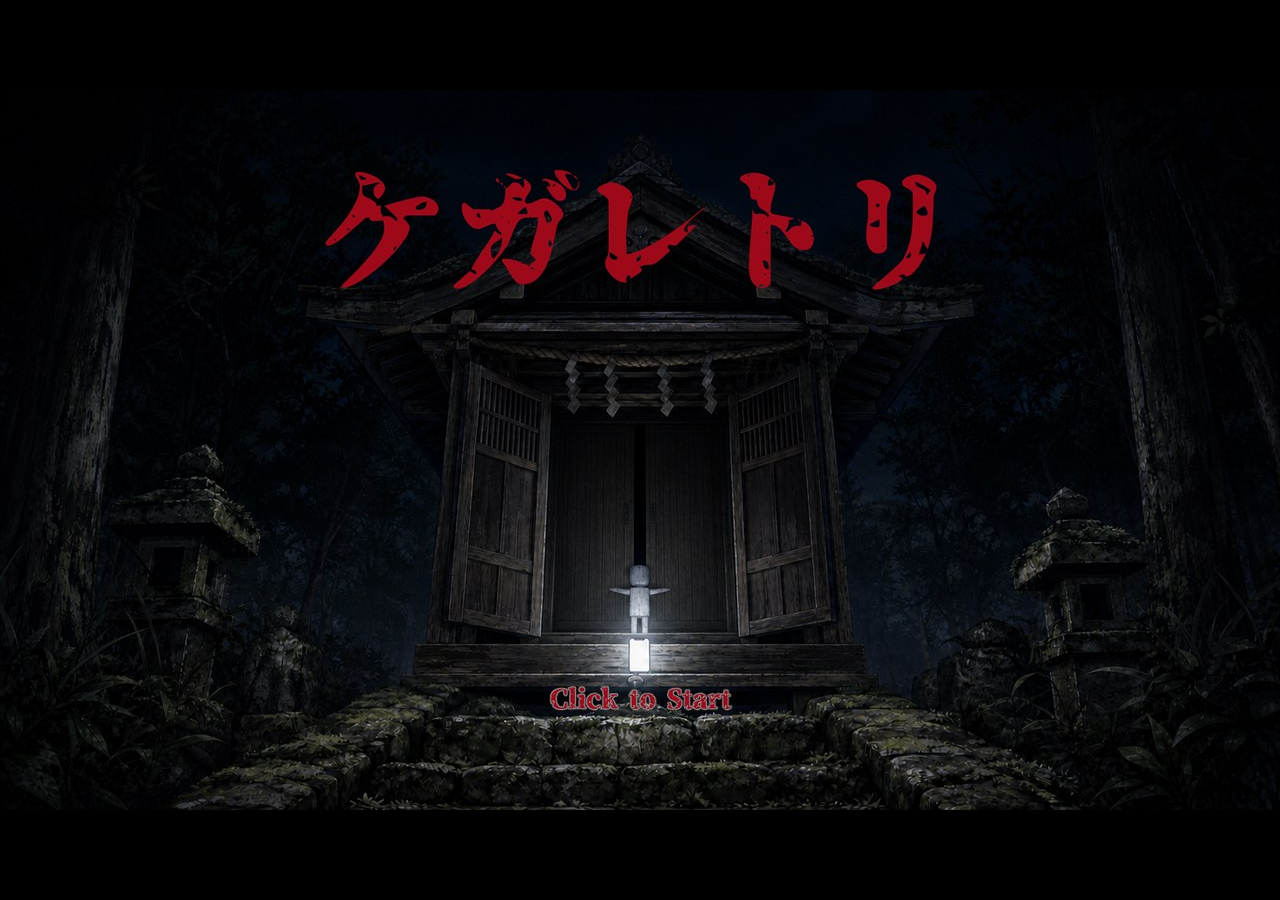
<file: kegaretori-game/index.html>
<!DOCTYPE html>
<html>
    <head>
        <title>Loading TyranoScript</title>

        <meta http-equiv="Content-Type" content="text/html; charset=utf-8" />
        <meta name="viewport" content="width=device-width,initial-scale=1,user-scalable=no" />
        <meta name="robots" content="noindex,nofollow" />

        <link href="./tyrano/tyrano.css" rel="stylesheet" />
        <link href="./tyrano/libs/jquery-ui/jquery-ui.css" rel="stylesheet" />

        <!-- jQuery -->
        <script src="./tyrano/libs/jquery-3.6.0.min.js"></script>
        <script>
            try {
                window.jQuery = window.$ = require("./tyrano/libs/jquery-3.6.0.min.js");
            } catch (e) {}
            
            try{
                
                if(window.studio_api){
                    //Win Macなど パッケージング時 
                    window.studio_api = window.studio_api;
                    window.process = window.studio_api.ipcRenderer.sendSync("getProcess");
                }else if (window.opener.window.studio_api) {
                    //プレビューのとき
                    window.studio_api = window.opener.window.studio_api;
                    window.process = window.opener.window.studio_api.ipcRenderer.sendSync("getProcess");
                }
                
            }catch(e){
            
            }

        </script>

        <!-- jQuery Plugins -->
        <script src="./tyrano/libs/jquery-migrate-1.4.1.js"></script>
        <script src="./tyrano/libs/jquery-ui/jquery-ui.min.js"></script>
        <script src="./tyrano/libs/jquery.a3d.js"></script>
        <script src="./tyrano/libs/jsrender.min.js"></script>

        <!-- 廃止予定 alertify.js -->
        <link href="./tyrano/libs/alertify/alertify.core.css" rel="stylesheet" />
        <link href="./tyrano/libs/alertify/alertify.default.css" rel="stylesheet" />
        <script src="./tyrano/libs/alertify/alertify.min.js"></script>

        <!-- remodal -->
        <link href="./tyrano/libs/remodal/remodal.css" rel="stylesheet" />
        <link href="./tyrano/libs/remodal/remodal-default-theme.css" rel="stylesheet" />
        <script src="./tyrano/libs/remodal/remodal.js"></script>

        <!-- html2canvas -->
        <script src="./tyrano/libs/html2canvas.js"></script>

        <!-- KeyConfig.js -->
        <script src="./data/system/KeyConfig.js"></script>

        <!-- tyrano -->
        <script src="./tyrano/lang.js"></script>
        <script src="./tyrano/libs.js"></script>
        <script src="./tyrano/tyrano.js"></script>
        <script src="./tyrano/tyrano.base.js"></script>
        <script src="./tyrano/plugins/kag/kag.js"></script>
        <script src="./tyrano/plugins/kag/kag.event.js"></script>
        <script src="./tyrano/plugins/kag/kag.key_mouse.js"></script>
        <script src="./tyrano/plugins/kag/kag.layer.js"></script>
        <script src="./tyrano/plugins/kag/kag.menu.js"></script>
        <script src="./tyrano/plugins/kag/kag.parser.js"></script>
        <script src="./tyrano/plugins/kag/kag.rider.js"></script>
        <script src="./tyrano/plugins/kag/kag.studio_v6.js"></script>
        <script src="./tyrano/plugins/kag/kag.tag_audio.js"></script>
        <script src="./tyrano/plugins/kag/kag.tag_camera.js"></script>
        <script src="./tyrano/plugins/kag/kag.tag_ext.js"></script>
        <script src="./tyrano/plugins/kag/kag.tag_system.js"></script>
        <script src="./tyrano/plugins/kag/kag.tag_vchat.js"></script>
        <script src="./tyrano/plugins/kag/kag.tag_ar.js"></script>
        <script src="./tyrano/plugins/kag/kag.tag_three.js"></script>
        <script src="./tyrano/plugins/kag/kag.tag.js"></script>

        <!-- Others -->
        <link href="./tyrano/libs/textillate/assets/animate.css" rel="stylesheet" />
        <script src="./tyrano/libs/textillate/assets/jquery.lettering.js"></script>
        <script src="./tyrano/libs/textillate/jquery.textillate.js"></script>
        <script src="./tyrano/libs/jquery.touchSwipe.min.js"></script>
        <script src="./tyrano/libs/howler.js"></script>
        <script src="./tyrano/libs/jsQR.js"></script>
        <script src="./tyrano/libs/anime.min.js"></script>
        <script src="./tyrano/libs/lz-string.min.js"></script>
        
    </head>

    <body onselectstart="return false" onContextmenu="return false" ontouchmove="event.preventDefault()">
        <div id="tyrano_base" class="tyrano_base" style="overflow: hidden" unselectable="on" ondragstart="return false"></div>
        <div id="vchat_base" class="vchat_base" style="overflow: hidden" unselectable="on" ondragstart="return false"></div>

        <!--  First シナリオファイルに外部ファイルを利用したい場合は、こちらにシナリオファイルのURLを指定できます-->
        <!--
        <input type="hidden" id="first_scenario_file" value="http://test.com/tyrano/data/scenario/first.ks">
        -->

        <!-- コンフィグ調整をindex.htmlでもできる -->
        <!--
        <input type="hidden" tyrano="config" key="vchat" value="true" />
        <input type="hidden" tyrano="config" key="vchatMenuVisible" value="true" />
        -->

        <!-- モーダル用 -->
        <div class="remodal-bg"></div>
        <div
            class="remodal"
            data-remodal-id="modal"
            data-remodal-options="hashTracking:false,closeOnEscape:false,closeOnOutsideClick:false"
        >
            <h1 class="remodal_title"></h1>
            <p class="remodal_txt"></p>
            <br />
            <button data-remodal-action="cancel" id="remodal-cancel" class="remodal-cancel">Cancel</button>
            <button data-remodal-action="confirm" id="remodal-confirm" class="remodal-confirm">OK</button>
        </div>
        
        
        
        
    </body>
</html>
</file>
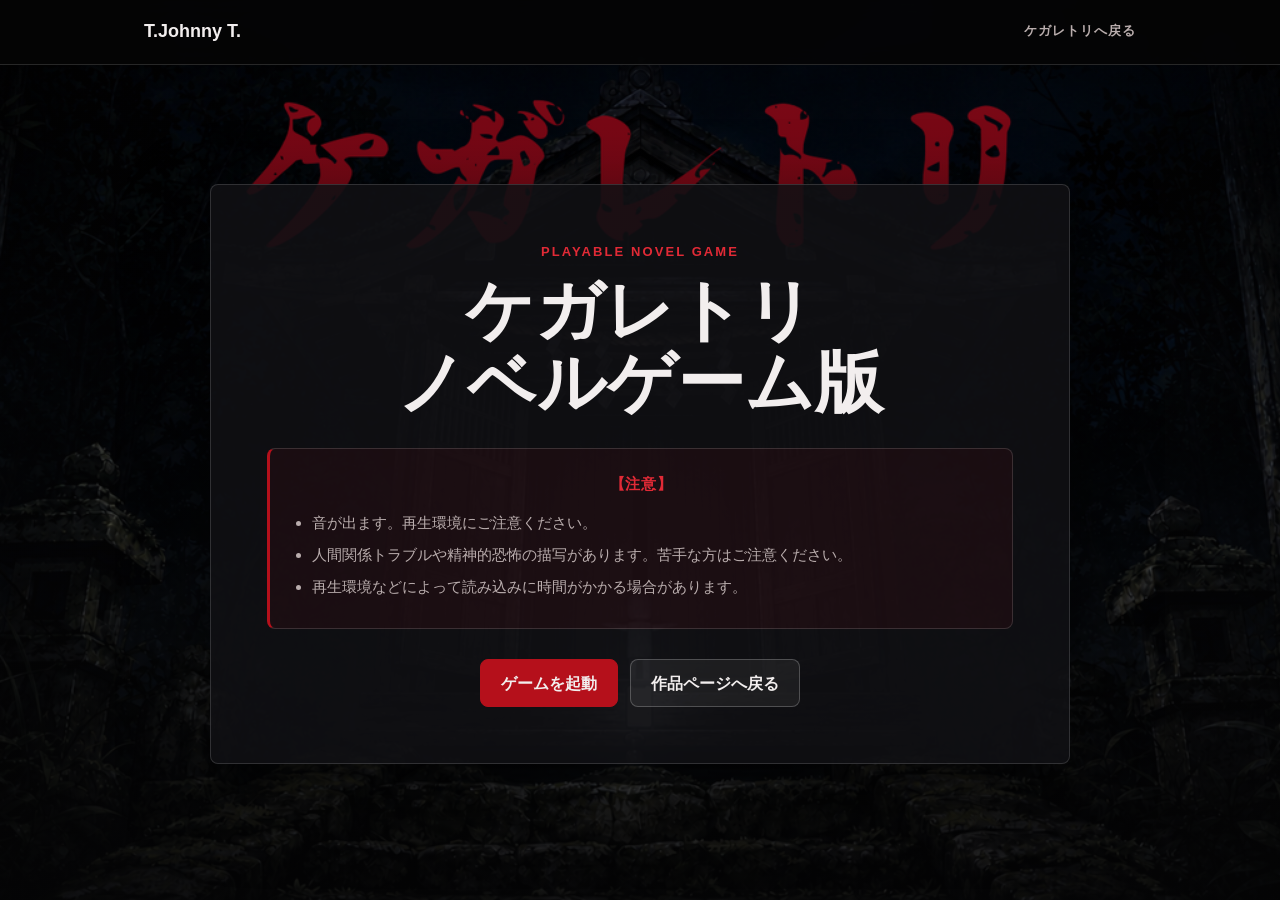
<file: kegaretori-game.html>
<!DOCTYPE html>
<html lang="ja">
<head>
  <meta charset="UTF-8">
  <meta name="viewport" content="width=device-width, initial-scale=1.0">
  <meta name="description" content="オリジナルホラー短編作品『ケガレトリ』ノベルゲーム版の案内ページ。">
  <meta property="og:title" content="ケガレトリ ノベルゲーム版 | T.Johnny T. Portfolio">
  <meta property="og:description" content="その祠は、あなたのケガレを喰い尽くす。プレイ時間約15分の短編ホラーノベルゲーム。">
  <meta property="og:type" content="website">
  <meta property="og:image" content="ui_title_bg_logo.png">
  <title>ケガレトリ ノベルゲーム版 | T.Johnny T. Portfolio</title>
  <style>
    :root {
      --black: #050506;
      --panel: #101014;
      --text: #f2eeee;
      --muted: #b9adad;
      --red: #b5101b;
      --red-bright: #e12a36;
      --line: rgba(255, 255, 255, .14);
    }

    * {
      box-sizing: border-box;
    }

    body {
      margin: 0;
      min-height: 100vh;
      color: var(--text);
      background:
        linear-gradient(180deg, rgba(5, 5, 6, .16), rgba(5, 5, 6, .82)),
        url("ui_title_bg_logo.png") center / cover fixed no-repeat;
      font-family: "Noto Sans JP", "Hiragino Kaku Gothic ProN", Meiryo, sans-serif;
      line-height: 1.75;
    }

    a {
      color: inherit;
      text-decoration: none;
    }

    .site-header {
      position: fixed;
      inset: 0 0 auto;
      z-index: 10;
      background: rgba(5, 5, 6, .82);
      border-bottom: 1px solid var(--line);
      backdrop-filter: blur(12px);
    }

    .nav {
      max-width: 1040px;
      margin: 0 auto;
      padding: 16px 24px;
      display: flex;
      align-items: center;
      justify-content: space-between;
      gap: 24px;
    }

    .brand {
      font-weight: 800;
      font-size: 18px;
    }

    .back-link {
      color: var(--muted);
      font-size: 13px;
      font-weight: 800;
      letter-spacing: .08em;
    }

    .back-link:hover {
      color: var(--red-bright);
    }

    main {
      min-height: 100vh;
      display: grid;
      align-items: center;
      padding: 112px 24px 64px;
    }

    .panel {
      width: min(860px, 100%);
      margin: 0 auto;
      padding: clamp(28px, 6vw, 56px);
      background: rgba(16, 16, 20, .88);
      border: 1px solid var(--line);
      border-radius: 8px;
      box-shadow: 0 30px 80px rgba(0, 0, 0, .52);
    }

    .eyebrow {
      margin: 0 0 12px;
      color: var(--red-bright);
      font-weight: 900;
      letter-spacing: .16em;
      font-size: 13px;
      text-transform: uppercase;
      text-align: center;
    }

    h1 {
      margin: 0;
      font-size: clamp(34px, 7vw, 68px);
      line-height: 1.05;
      letter-spacing: 0;
      text-align: center;
    }

    .lead {
      margin: 18px 0 0;
      color: var(--muted);
      font-size: 17px;
    }

    .notice {
      margin: 30px 0;
      padding: 22px 24px;
      background: rgba(181, 16, 27, .08);
      border: 1px solid var(--line);
      border-left: 3px solid var(--red);
      border-radius: 8px;
    }

    .notice-title {
      margin: 0 0 12px;
      color: var(--red-bright);
      font-weight: 900;
      letter-spacing: .04em;
      font-size: 15px;
      text-align: center;
    }

    .notice-list {
      margin: 0;
      padding-left: 1.2em;
      color: var(--muted);
      font-size: 15px;
    }

    .notice-list li {
      margin: 6px 0;
    }

    .actions {
      display: flex;
      flex-wrap: wrap;
      gap: 12px;
      align-items: center;
      justify-content: center;
    }

    .button {
      display: inline-flex;
      align-items: center;
      justify-content: center;
      min-height: 48px;
      padding: 12px 20px;
      border-radius: 8px;
      border: 1px solid rgba(255, 255, 255, .22);
      background: rgba(255, 255, 255, .06);
      font-weight: 900;
      line-height: 1.2;
    }

    .button.primary {
      background: var(--red);
      border-color: var(--red);
    }

    .button:hover {
      background: var(--red-bright);
      border-color: var(--red-bright);
    }

    .note {
      margin: 22px 0 0;
      color: rgba(255, 255, 255, .58);
      font-size: 13px;
    }

    @media (max-width: 640px) {
      .actions {
        display: grid;
      }
    }
  </style>
</head>
<body>
  <header class="site-header">
    <div class="nav">
      <a class="brand" href="index.html">T.Johnny T.</a>
      <a class="back-link" href="kegaretori.html">ケガレトリへ戻る</a>
    </div>
  </header>

  <main>
    <section class="panel">
      <p class="eyebrow">Playable Novel Game</p>
      <h1>ケガレトリ<br>ノベルゲーム版</h1>
      <div class="notice">
        <p class="notice-title">【注意】</p>
        <ul class="notice-list">
          <li>音が出ます。再生環境にご注意ください。</li>
          <li>人間関係トラブルや精神的恐怖の描写があります。苦手な方はご注意ください。</li>
          <li>再生環境などによって読み込みに時間がかかる場合があります。</li>
        </ul>
      </div>

      <div class="actions">
        <a class="button primary" href="kegaretori-game/index.html">ゲームを起動</a>
        <a class="button" href="kegaretori.html">作品ページへ戻る</a>
      </div>
    </section>
  </main>
</body>
</html>
</file>
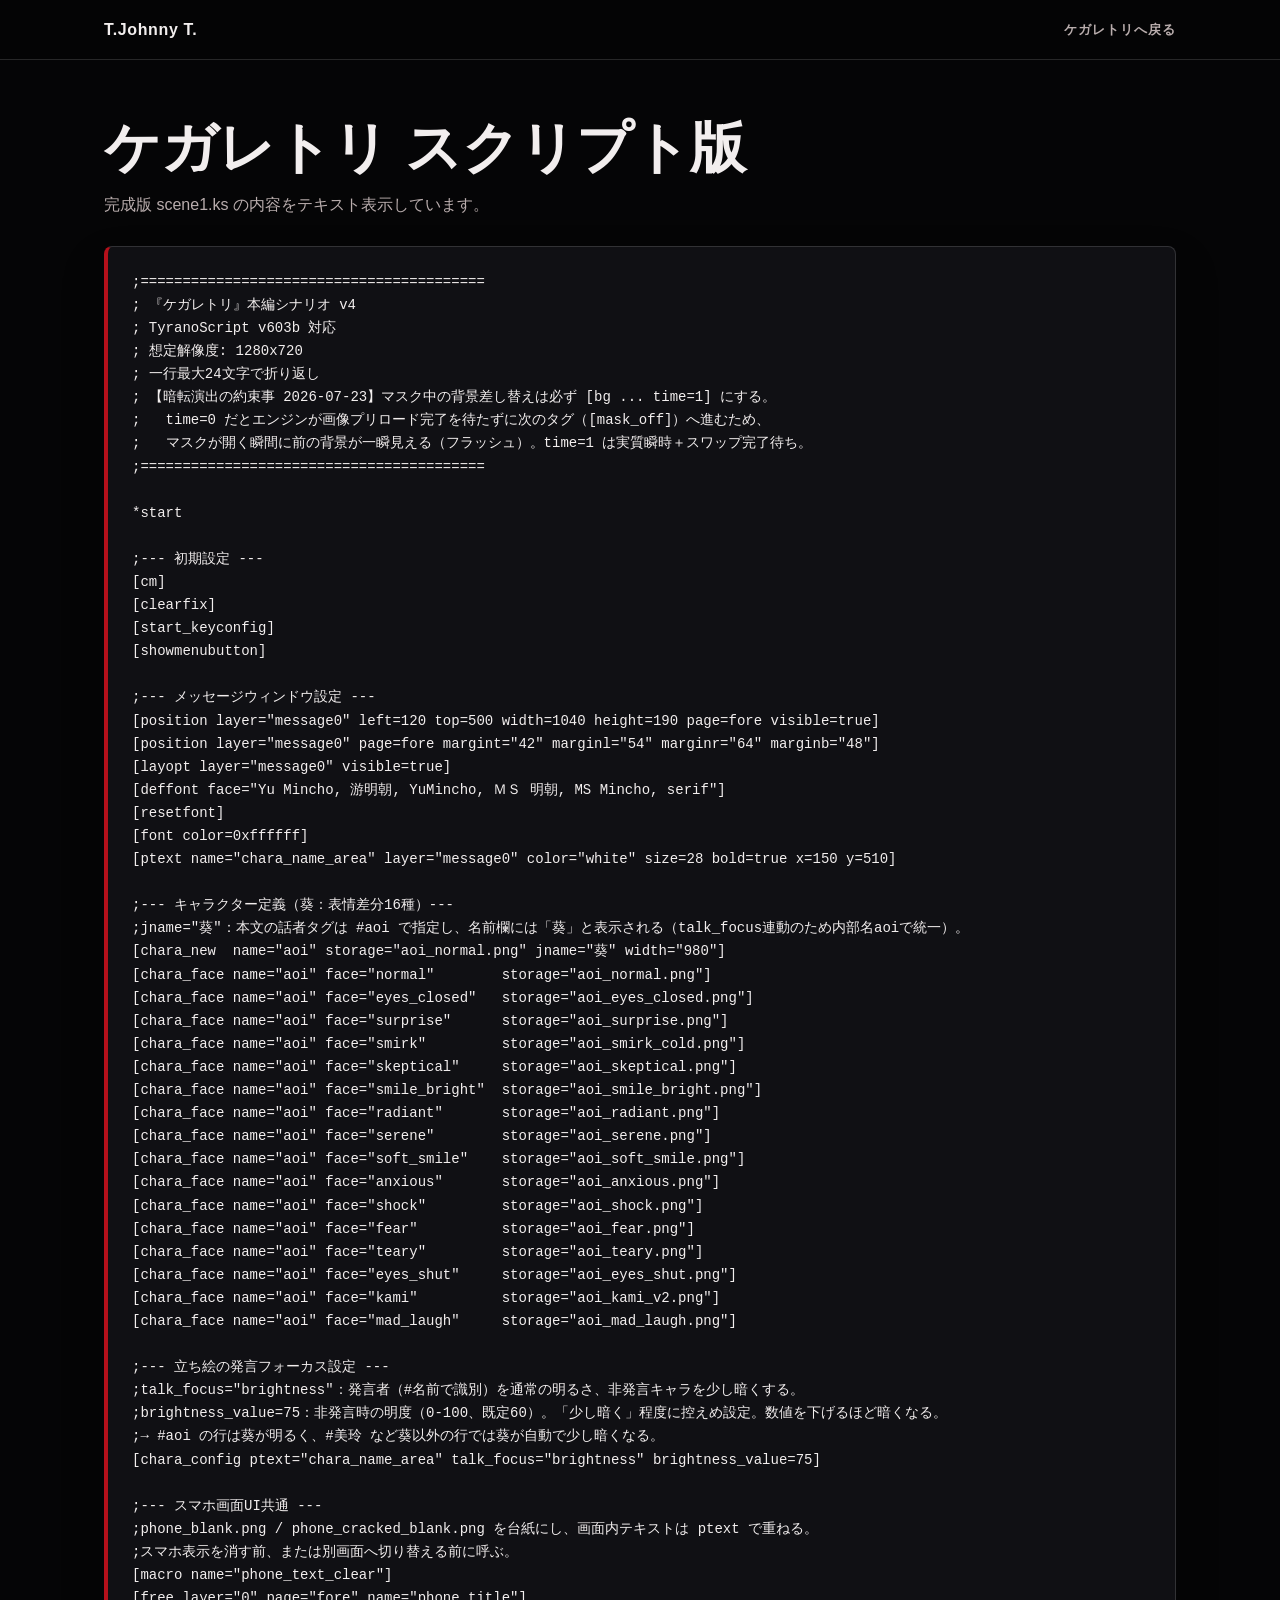
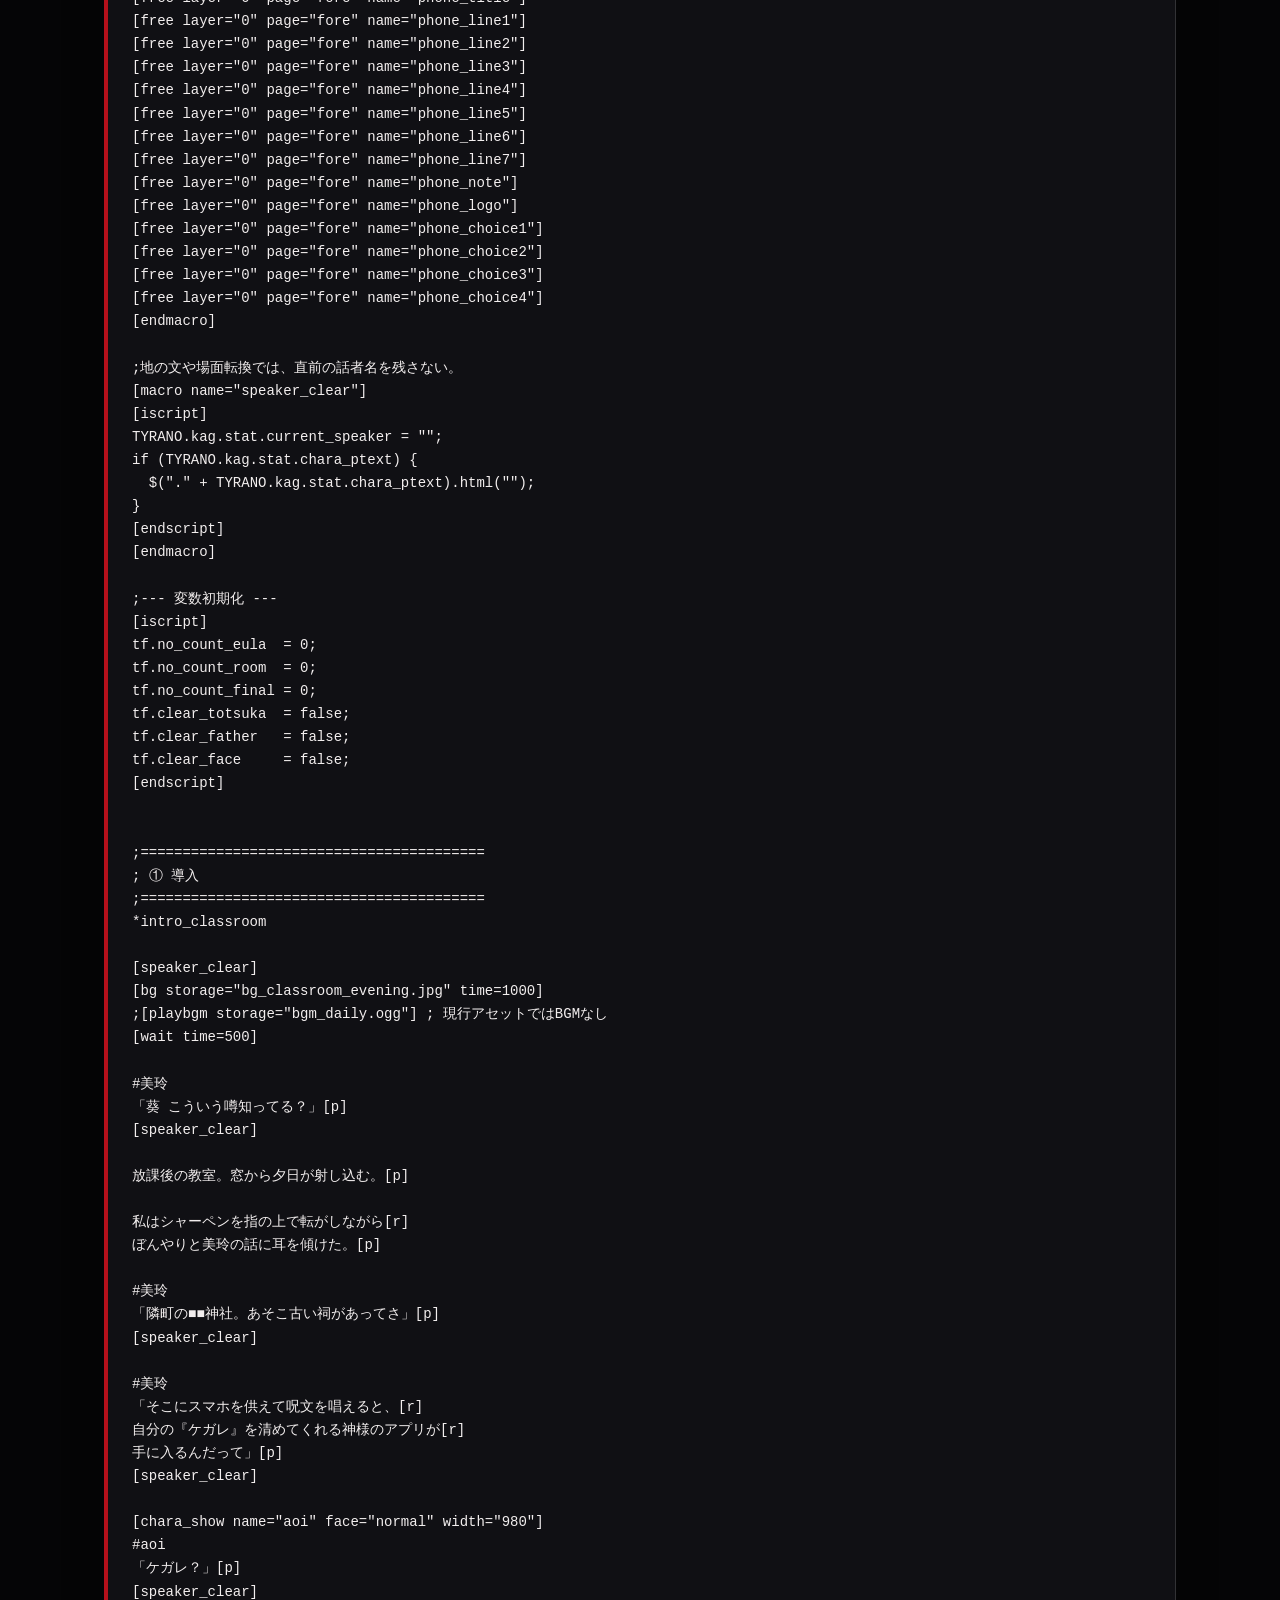
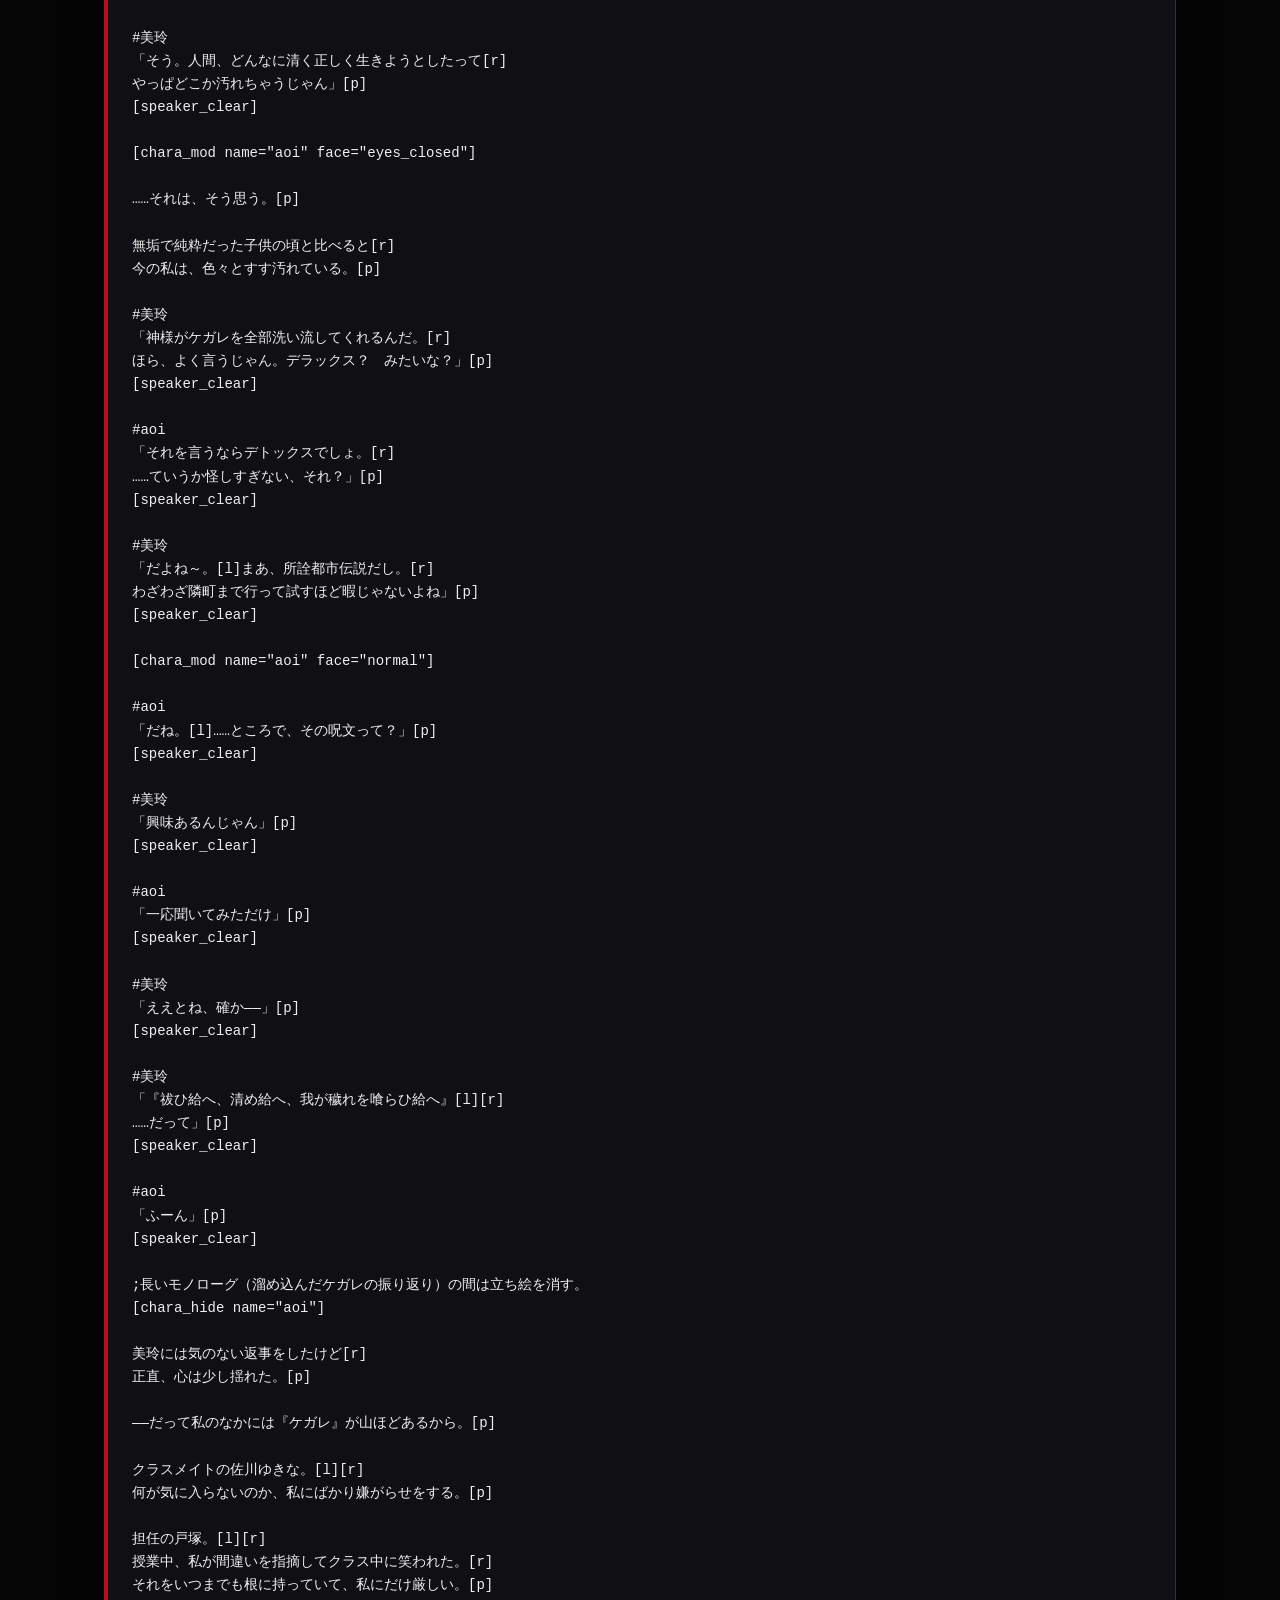
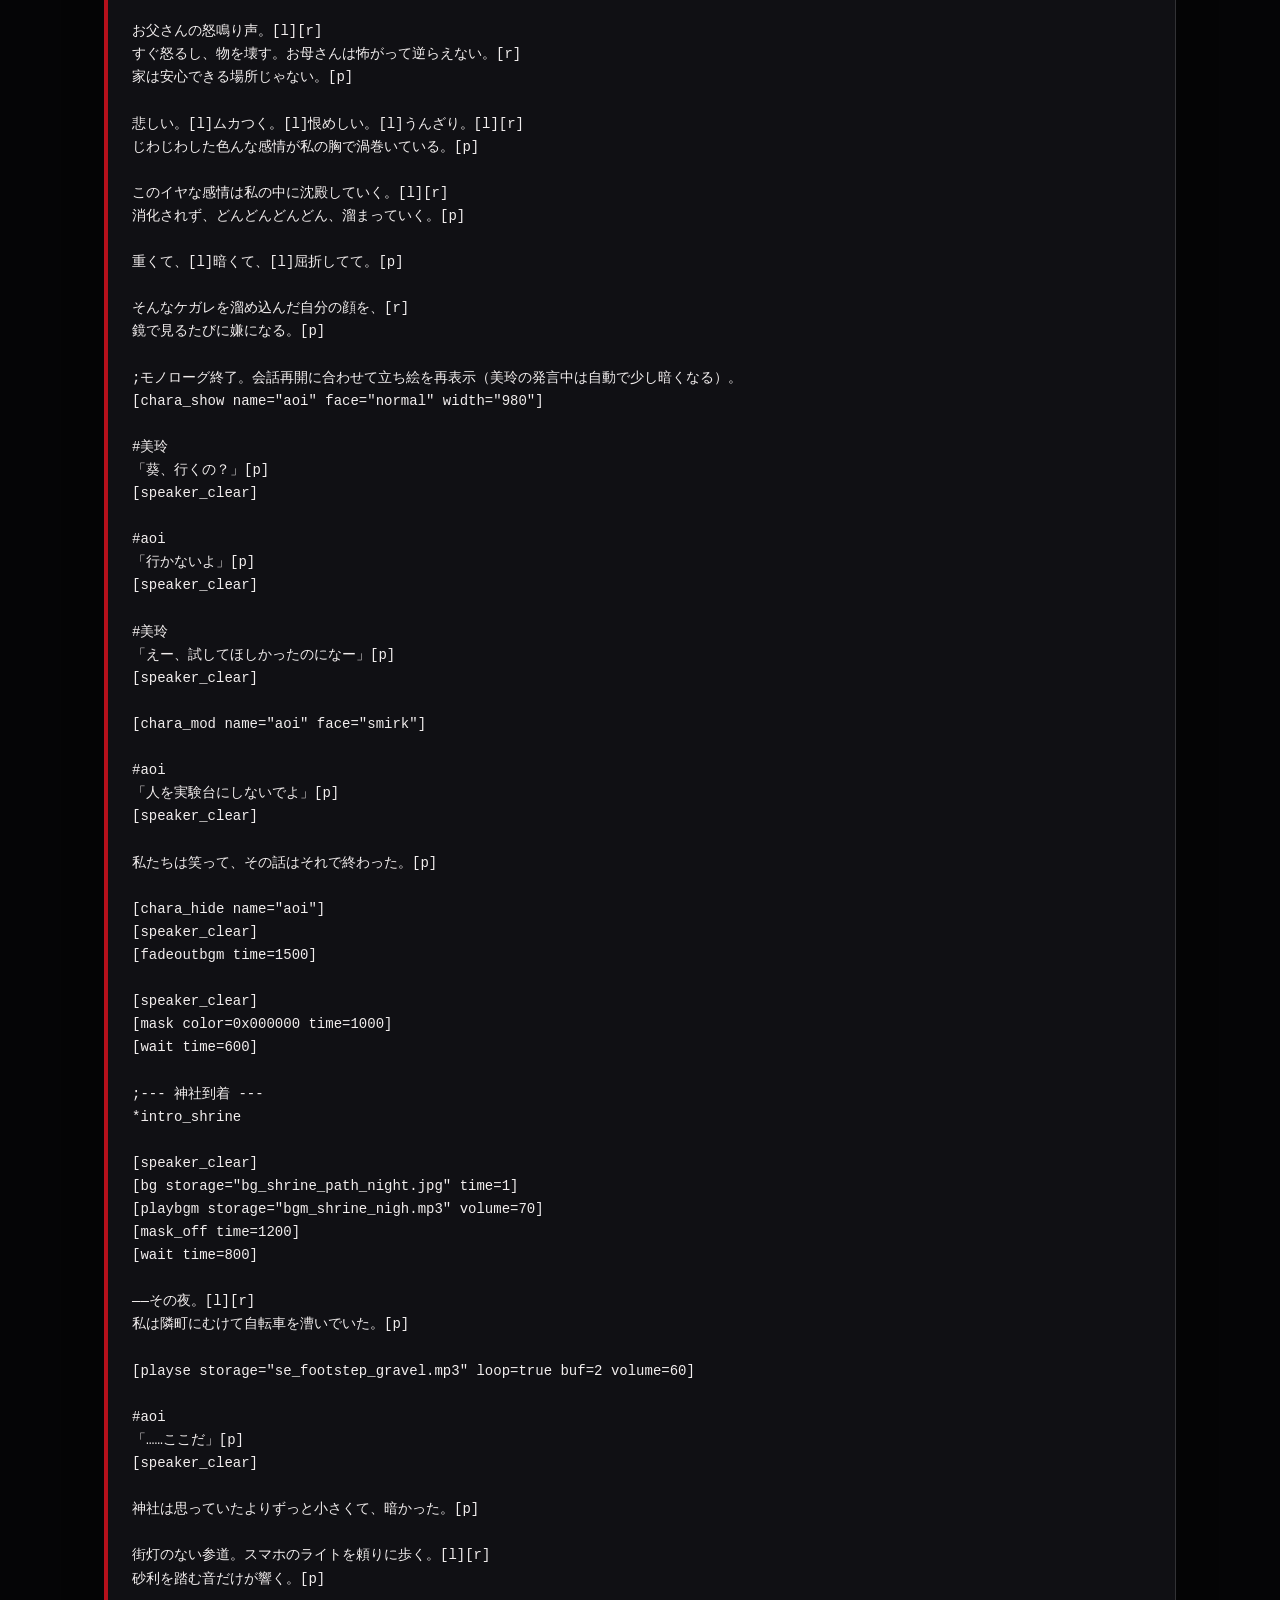
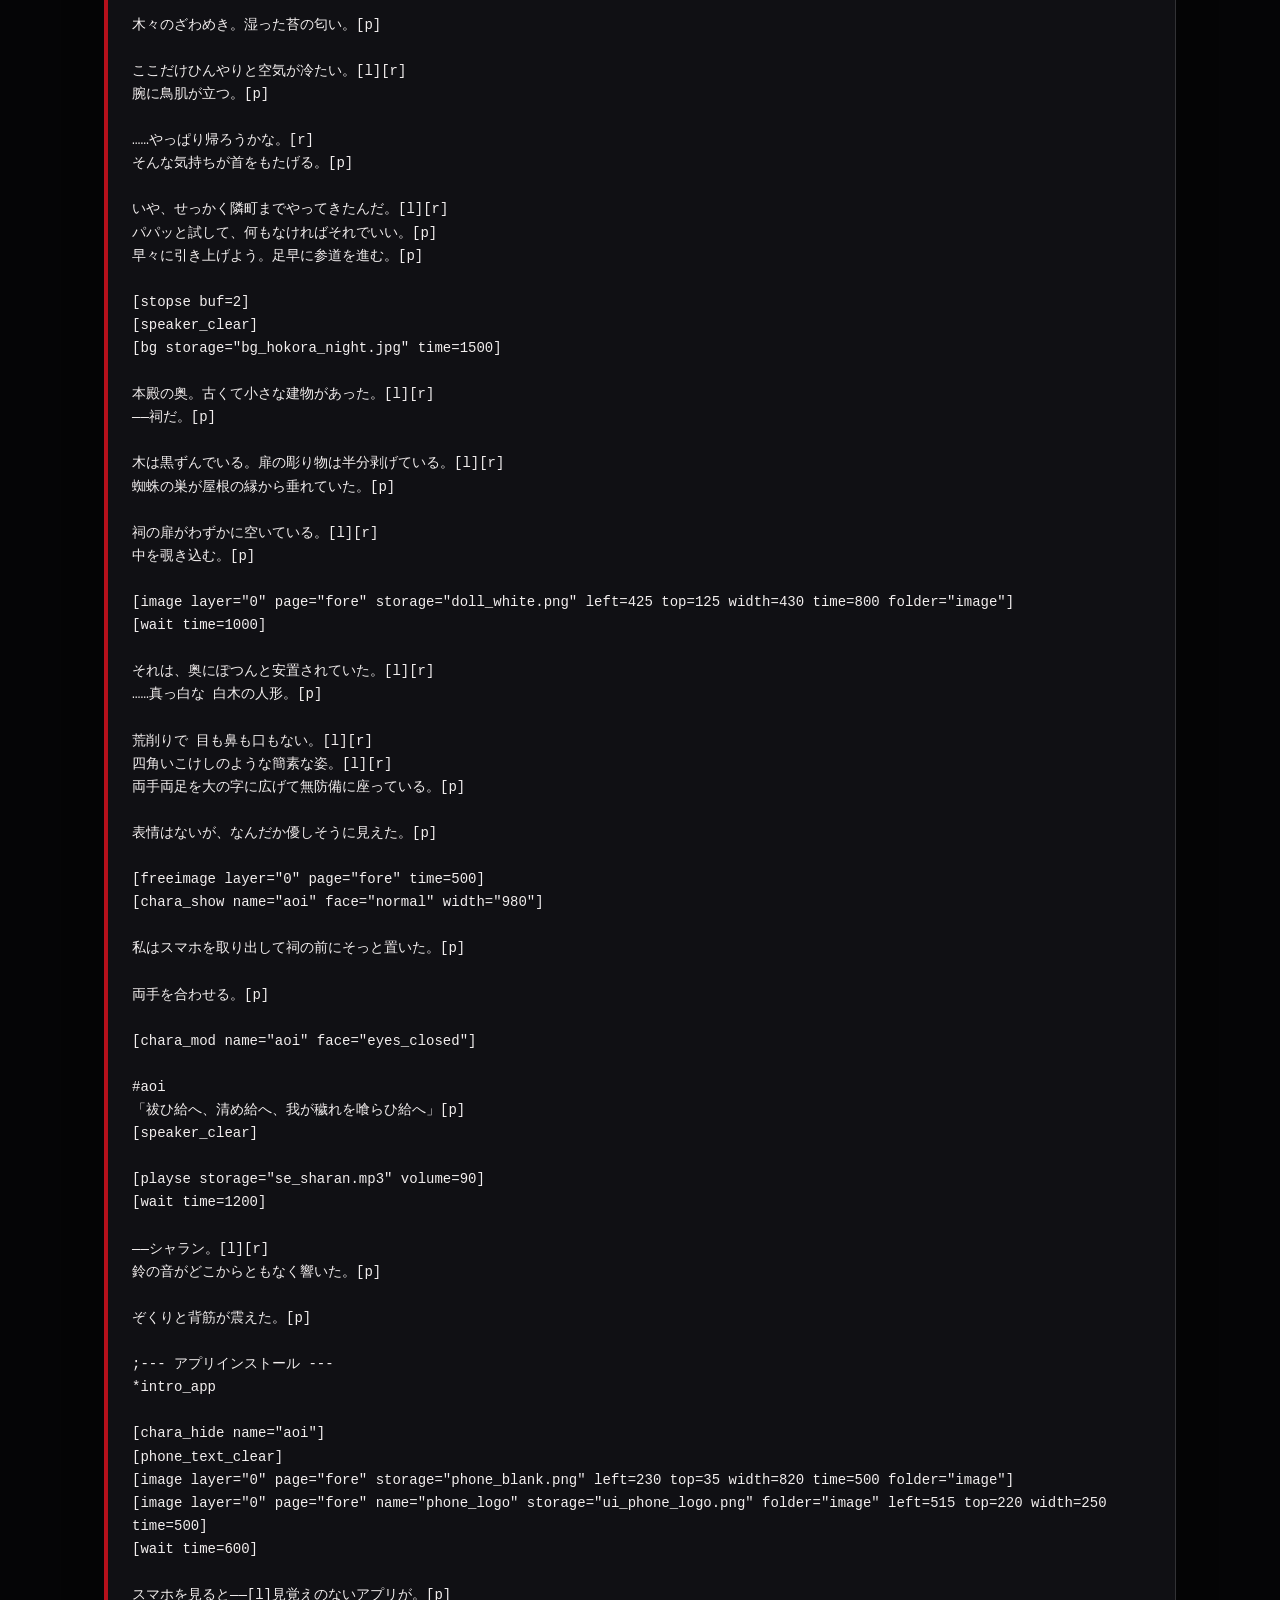
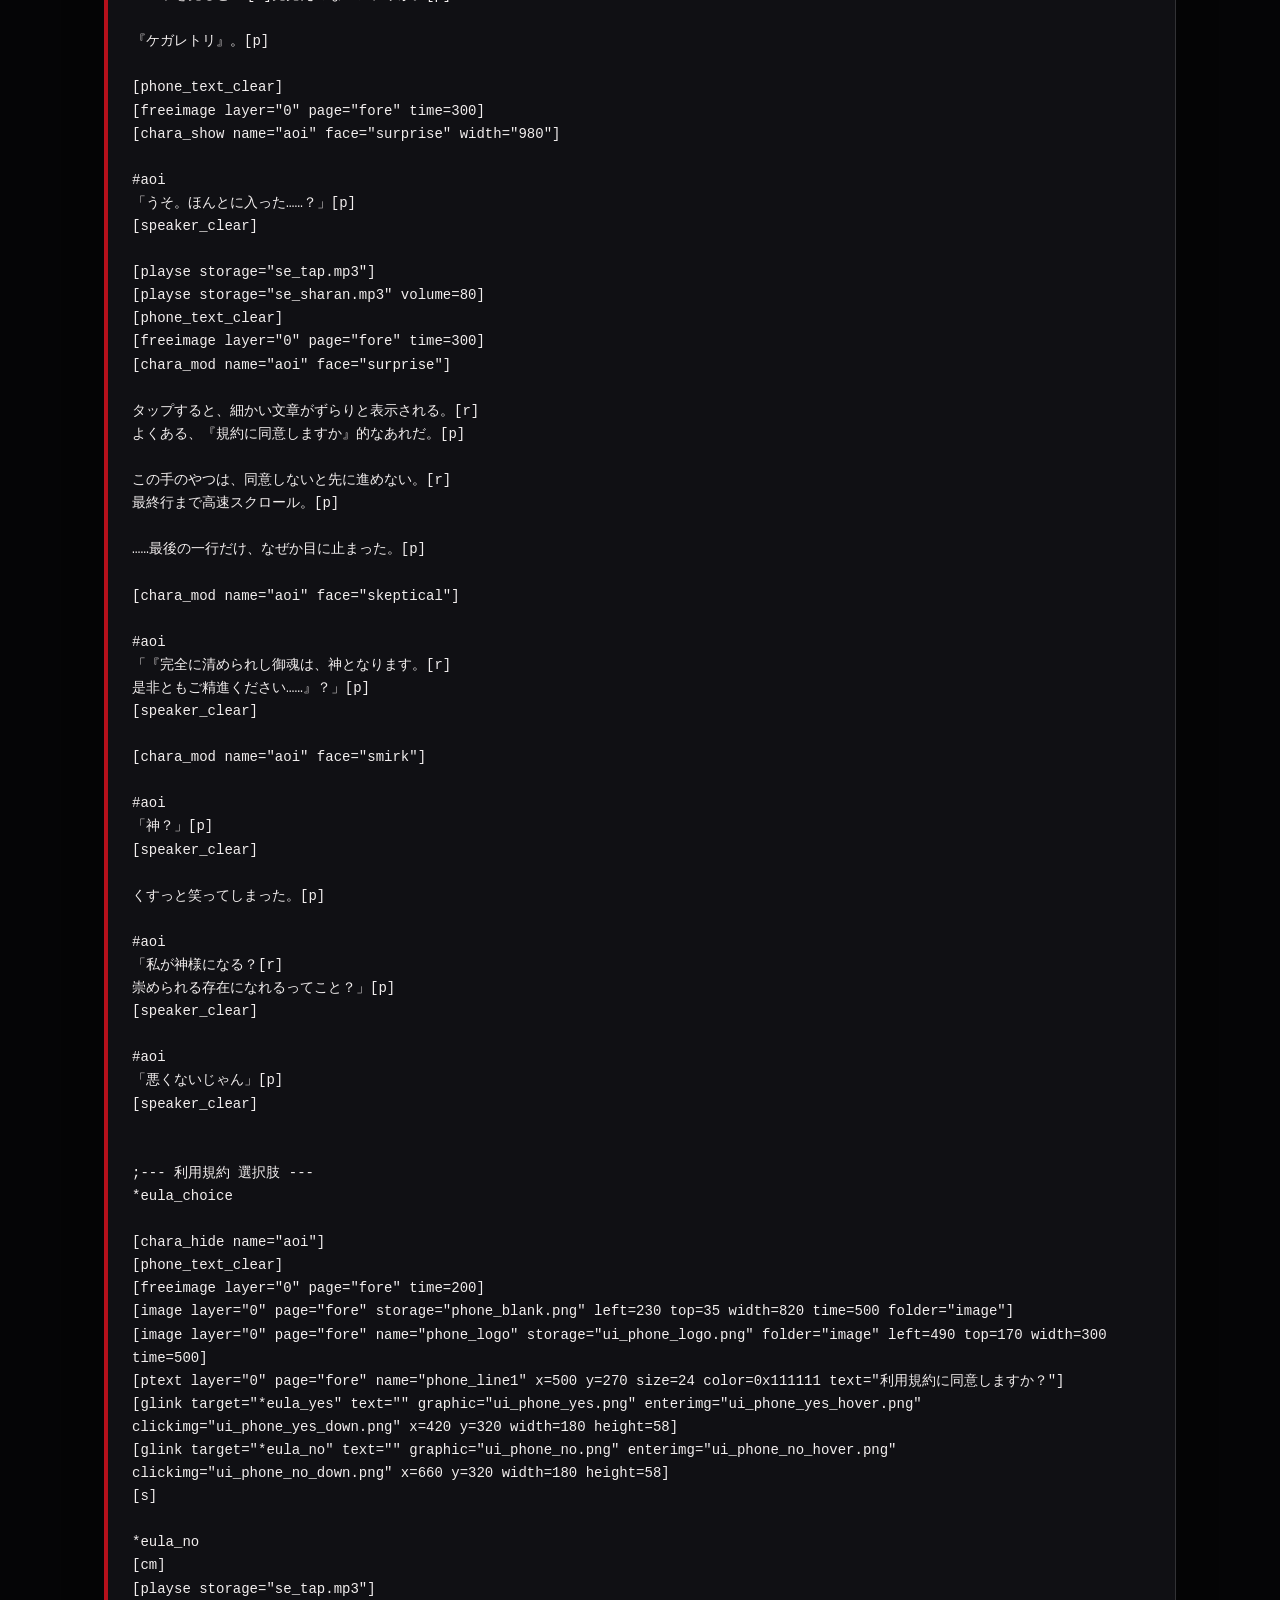
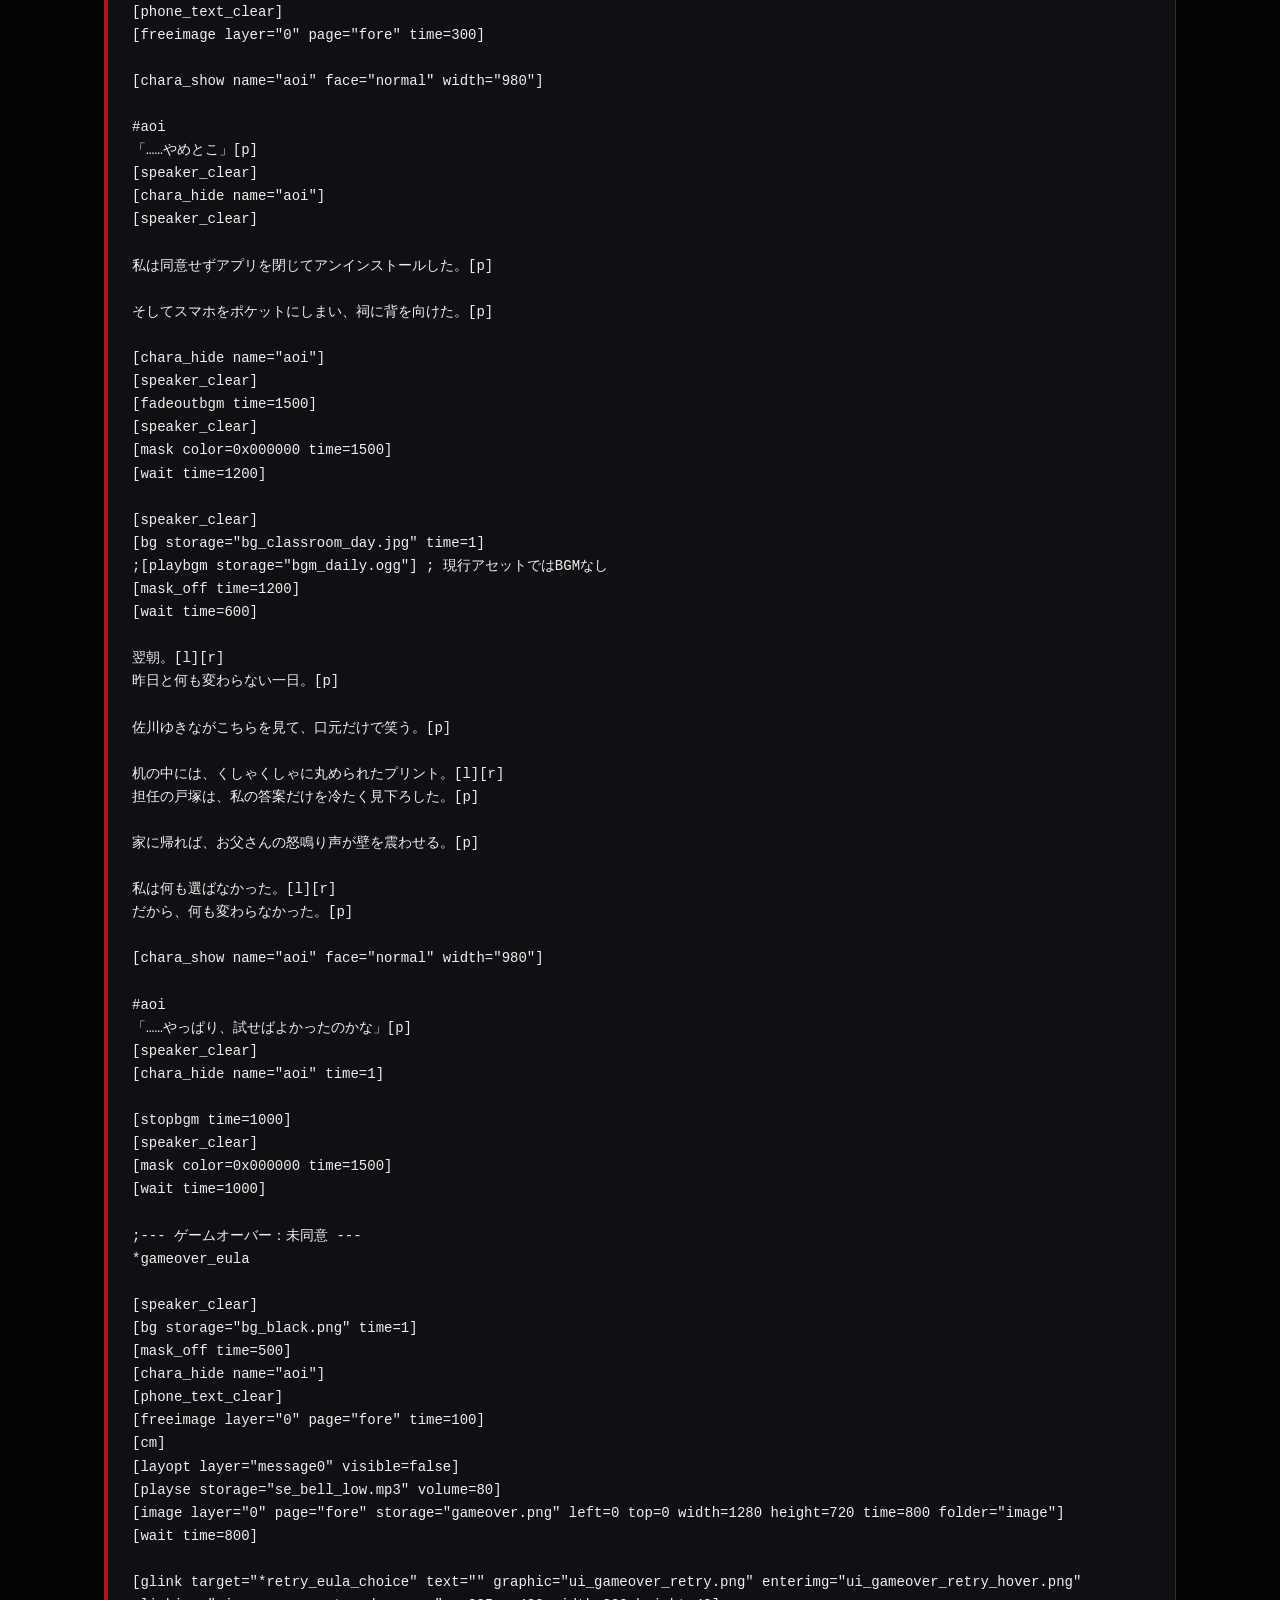
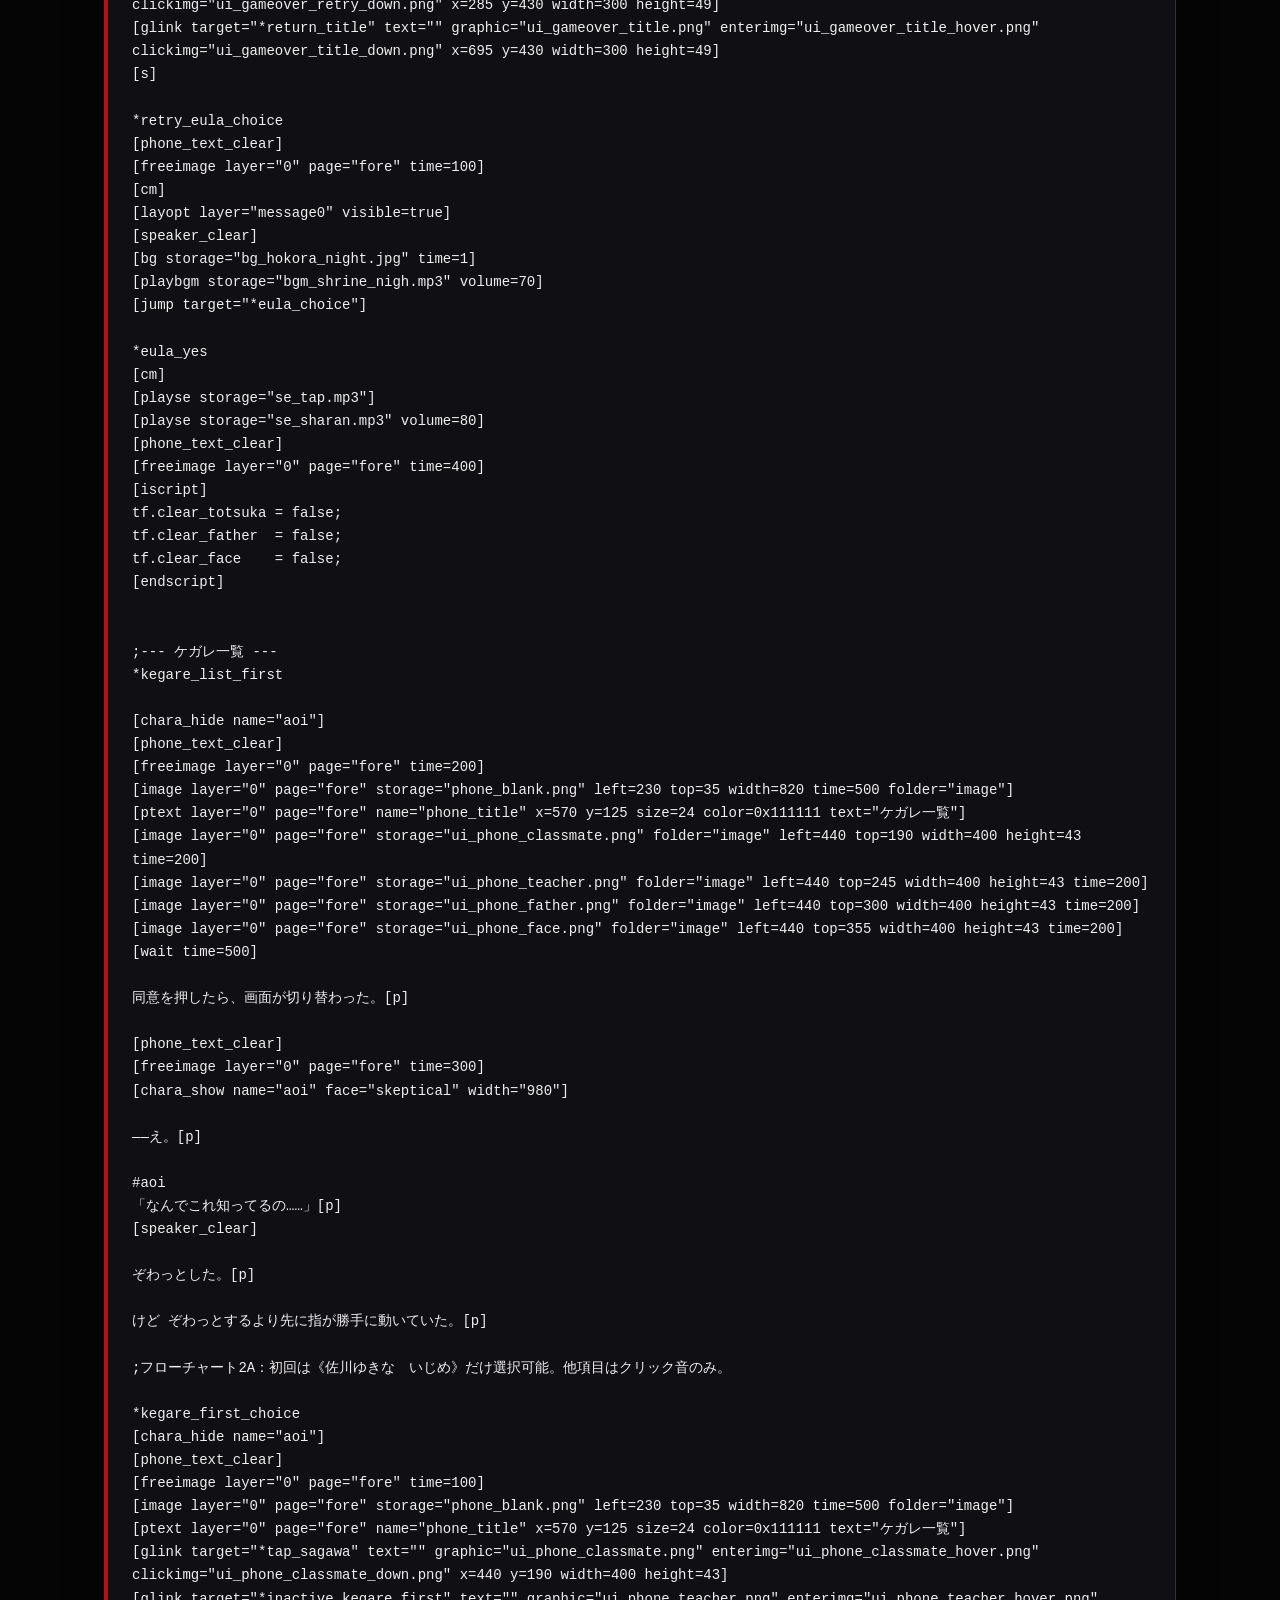
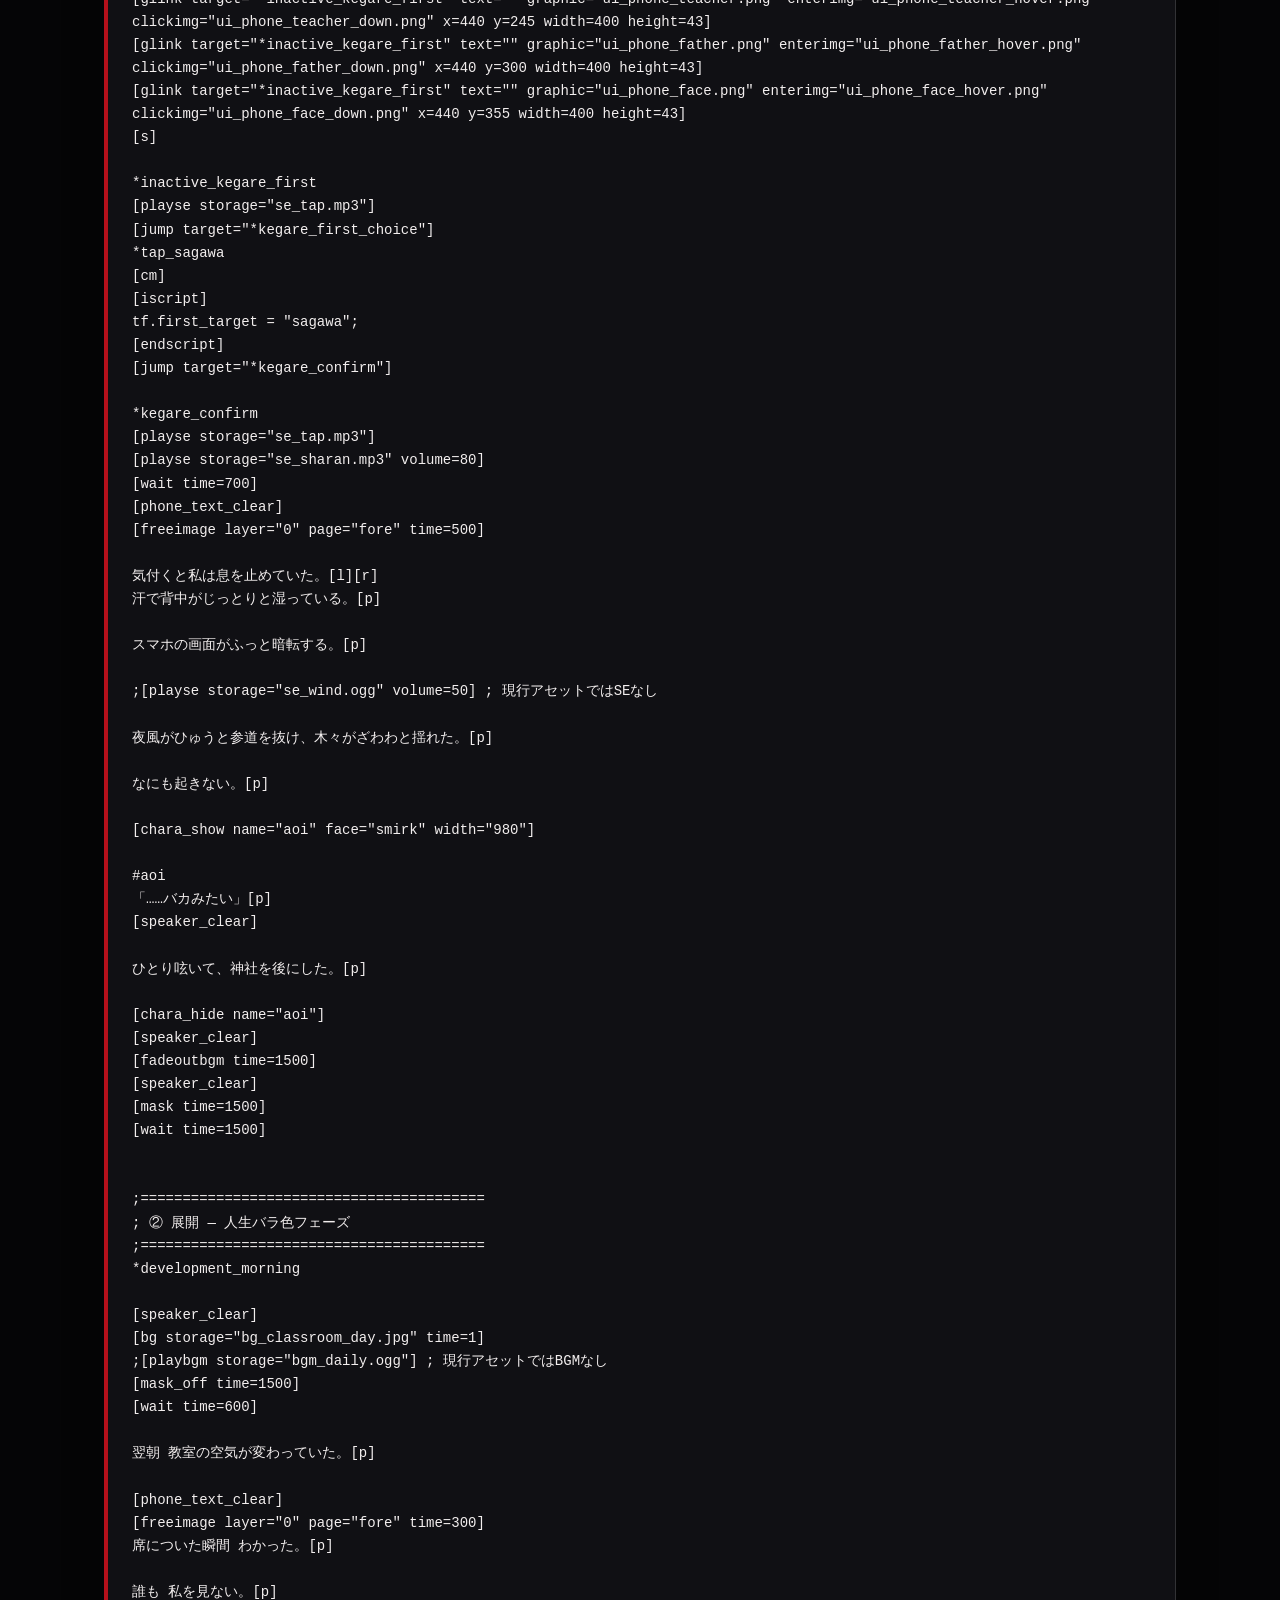
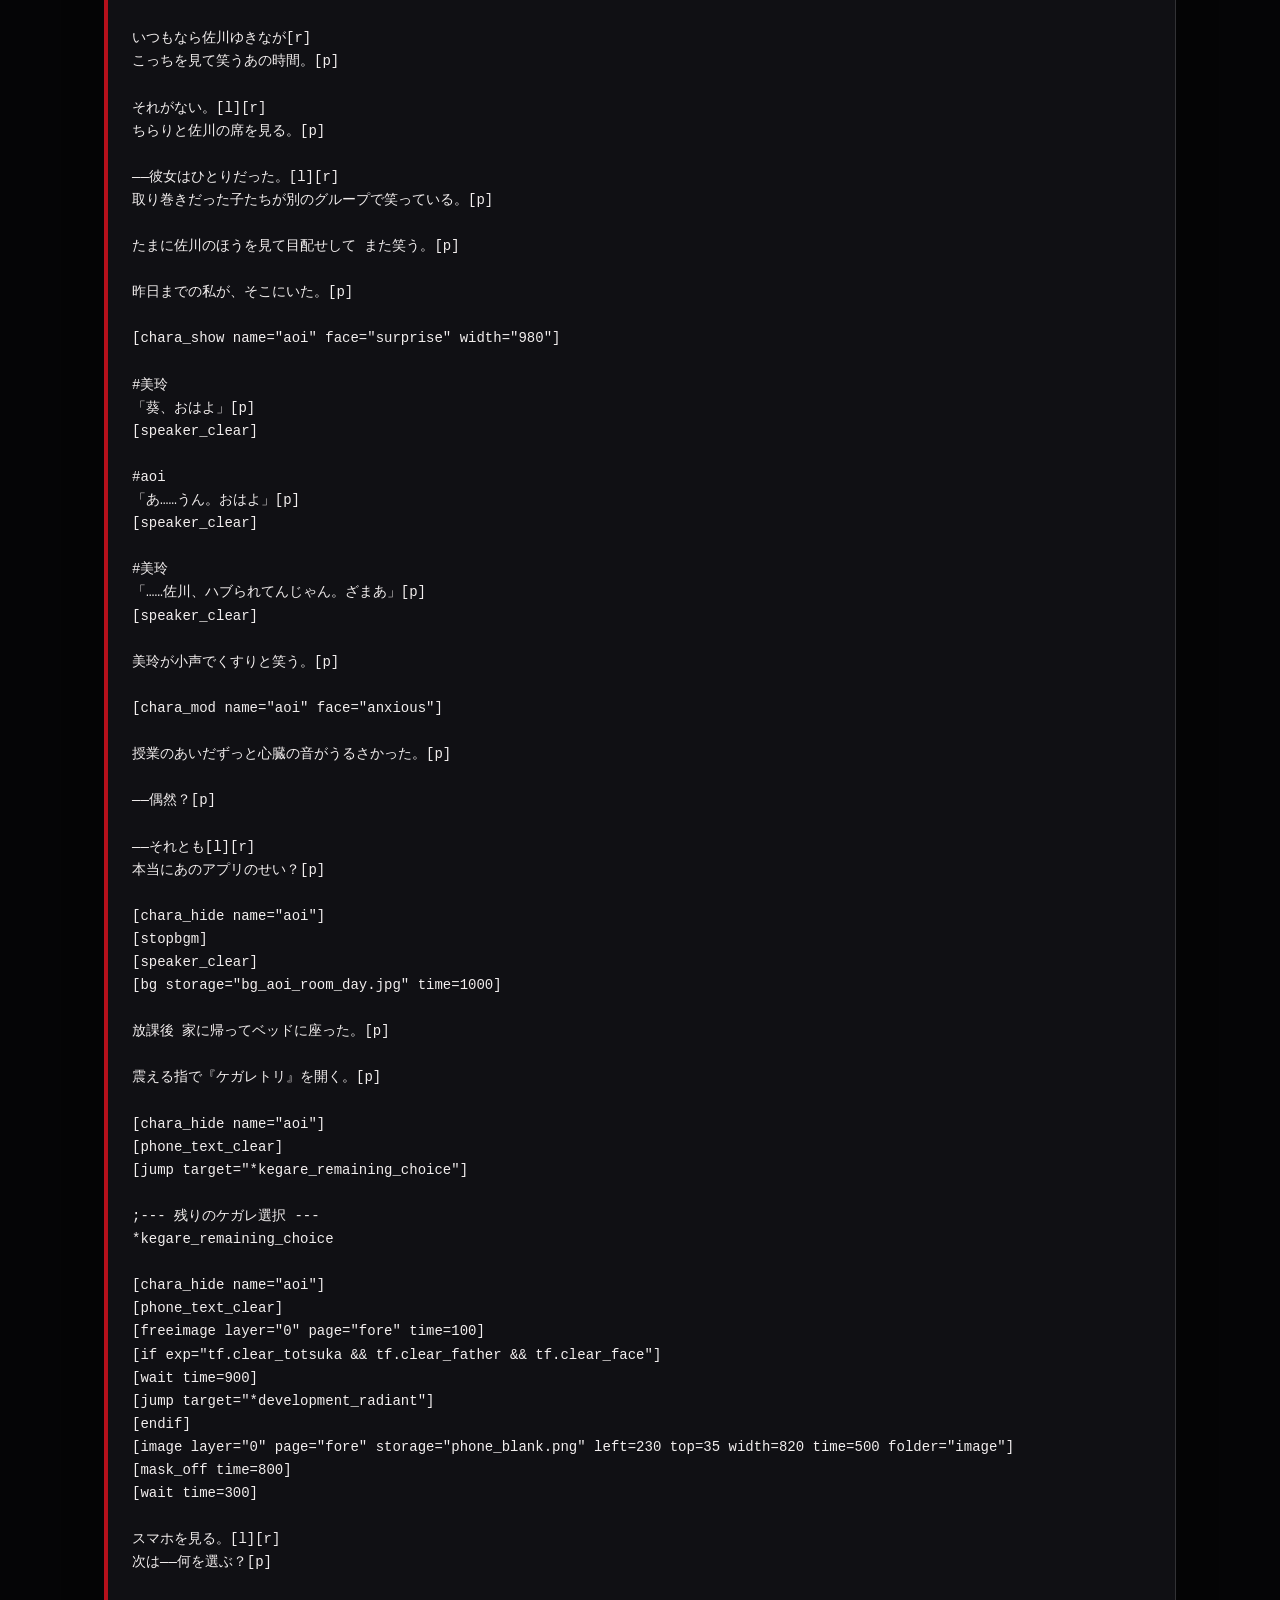
<file: kegaretori-script.html>
<!DOCTYPE html>
<html lang="ja">
<head>
  <meta charset="UTF-8">
  <meta name="viewport" content="width=device-width, initial-scale=1.0">
  <title>ケガレトリ スクリプト版 | T.Johnny T. Portfolio</title>
  <style>
    :root { --black:#050506; --panel:#101014; --text:#f2eeee; --muted:#b9adad; --red:#b5101b; --line:rgba(255,255,255,.14); }
    * { box-sizing: border-box; }
    body { margin:0; color:var(--text); background:var(--black); font-family:"Noto Sans JP","Hiragino Kaku Gothic ProN",Meiryo,sans-serif; line-height:1.7; }
    a { color:inherit; text-decoration:none; }
    header { position:sticky; top:0; z-index:10; background:rgba(5,5,6,.88); border-bottom:1px solid var(--line); backdrop-filter:blur(12px); }
    .nav { max-width:1120px; margin:0 auto; padding:16px 24px; display:flex; justify-content:space-between; gap:20px; align-items:center; }
    .brand { font-weight:900; letter-spacing:.04em; }
    .back { color:var(--muted); font-size:13px; font-weight:800; letter-spacing:.08em; }
    main { max-width:1120px; margin:0 auto; padding:56px 24px 80px; }
    h1 { margin:0 0 10px; font-size:clamp(34px,5vw,56px); line-height:1.15; }
    .meta { margin:0 0 28px; color:var(--muted); }
    .script-box { background:var(--panel); border:1px solid var(--line); border-left:4px solid var(--red); border-radius:8px; overflow:auto; box-shadow:0 22px 42px rgba(0,0,0,.28); }
    pre { margin:0; padding:24px; min-width:760px; white-space:pre-wrap; word-break:break-word; font-family:Consolas,"Courier New",monospace; font-size:14px; line-height:1.65; }
    footer { padding:28px 24px; background:#030304; color:rgba(255,255,255,.42); text-align:center; font-size:13px; border-top:1px solid var(--line); }
  </style>
</head>
<body>
  <header><div class="nav"><a class="brand" href="index.html">T.Johnny T.</a><a class="back" href="kegaretori.html">ケガレトリへ戻る</a></div></header>
  <main>
    <h1>ケガレトリ スクリプト版</h1>
    <p class="meta">完成版 scene1.ks の内容をテキスト表示しています。</p>
    <div class="script-box"><pre>;=========================================
; 『ケガレトリ』本編シナリオ v4
; TyranoScript v603b 対応
; 想定解像度: 1280x720
; 一行最大24文字で折り返し
; 【暗転演出の約束事 2026-07-23】マスク中の背景差し替えは必ず [bg ... time=1] にする。
;   time=0 だとエンジンが画像プリロード完了を待たずに次のタグ（[mask_off]）へ進むため、
;   マスクが開く瞬間に前の背景が一瞬見える（フラッシュ）。time=1 は実質瞬時＋スワップ完了待ち。
;=========================================

*start

;--- 初期設定 ---
[cm]
[clearfix]
[start_keyconfig]
[showmenubutton]

;--- メッセージウィンドウ設定 ---
[position layer=&quot;message0&quot; left=120 top=500 width=1040 height=190 page=fore visible=true]
[position layer=&quot;message0&quot; page=fore margint=&quot;42&quot; marginl=&quot;54&quot; marginr=&quot;64&quot; marginb=&quot;48&quot;]
[layopt layer=&quot;message0&quot; visible=true]
[deffont face=&quot;Yu Mincho, 游明朝, YuMincho, ＭＳ 明朝, MS Mincho, serif&quot;]
[resetfont]
[font color=0xffffff]
[ptext name=&quot;chara_name_area&quot; layer=&quot;message0&quot; color=&quot;white&quot; size=28 bold=true x=150 y=510]

;--- キャラクター定義（葵：表情差分16種）---
;jname=&quot;葵&quot;：本文の話者タグは #aoi で指定し、名前欄には「葵」と表示される（talk_focus連動のため内部名aoiで統一）。
[chara_new  name=&quot;aoi&quot; storage=&quot;aoi_normal.png&quot; jname=&quot;葵&quot; width=&quot;980&quot;]
[chara_face name=&quot;aoi&quot; face=&quot;normal&quot;        storage=&quot;aoi_normal.png&quot;]
[chara_face name=&quot;aoi&quot; face=&quot;eyes_closed&quot;   storage=&quot;aoi_eyes_closed.png&quot;]
[chara_face name=&quot;aoi&quot; face=&quot;surprise&quot;      storage=&quot;aoi_surprise.png&quot;]
[chara_face name=&quot;aoi&quot; face=&quot;smirk&quot;         storage=&quot;aoi_smirk_cold.png&quot;]
[chara_face name=&quot;aoi&quot; face=&quot;skeptical&quot;     storage=&quot;aoi_skeptical.png&quot;]
[chara_face name=&quot;aoi&quot; face=&quot;smile_bright&quot;  storage=&quot;aoi_smile_bright.png&quot;]
[chara_face name=&quot;aoi&quot; face=&quot;radiant&quot;       storage=&quot;aoi_radiant.png&quot;]
[chara_face name=&quot;aoi&quot; face=&quot;serene&quot;        storage=&quot;aoi_serene.png&quot;]
[chara_face name=&quot;aoi&quot; face=&quot;soft_smile&quot;    storage=&quot;aoi_soft_smile.png&quot;]
[chara_face name=&quot;aoi&quot; face=&quot;anxious&quot;       storage=&quot;aoi_anxious.png&quot;]
[chara_face name=&quot;aoi&quot; face=&quot;shock&quot;         storage=&quot;aoi_shock.png&quot;]
[chara_face name=&quot;aoi&quot; face=&quot;fear&quot;          storage=&quot;aoi_fear.png&quot;]
[chara_face name=&quot;aoi&quot; face=&quot;teary&quot;         storage=&quot;aoi_teary.png&quot;]
[chara_face name=&quot;aoi&quot; face=&quot;eyes_shut&quot;     storage=&quot;aoi_eyes_shut.png&quot;]
[chara_face name=&quot;aoi&quot; face=&quot;kami&quot;          storage=&quot;aoi_kami_v2.png&quot;]
[chara_face name=&quot;aoi&quot; face=&quot;mad_laugh&quot;     storage=&quot;aoi_mad_laugh.png&quot;]

;--- 立ち絵の発言フォーカス設定 ---
;talk_focus=&quot;brightness&quot;：発言者（#名前で識別）を通常の明るさ、非発言キャラを少し暗くする。
;brightness_value=75：非発言時の明度（0-100、既定60）。「少し暗く」程度に控えめ設定。数値を下げるほど暗くなる。
;→ #aoi の行は葵が明るく、#美玲 など葵以外の行では葵が自動で少し暗くなる。
[chara_config ptext=&quot;chara_name_area&quot; talk_focus=&quot;brightness&quot; brightness_value=75]

;--- スマホ画面UI共通 ---
;phone_blank.png / phone_cracked_blank.png を台紙にし、画面内テキストは ptext で重ねる。
;スマホ表示を消す前、または別画面へ切り替える前に呼ぶ。
[macro name=&quot;phone_text_clear&quot;]
[free layer=&quot;0&quot; page=&quot;fore&quot; name=&quot;phone_title&quot;]
[free layer=&quot;0&quot; page=&quot;fore&quot; name=&quot;phone_line1&quot;]
[free layer=&quot;0&quot; page=&quot;fore&quot; name=&quot;phone_line2&quot;]
[free layer=&quot;0&quot; page=&quot;fore&quot; name=&quot;phone_line3&quot;]
[free layer=&quot;0&quot; page=&quot;fore&quot; name=&quot;phone_line4&quot;]
[free layer=&quot;0&quot; page=&quot;fore&quot; name=&quot;phone_line5&quot;]
[free layer=&quot;0&quot; page=&quot;fore&quot; name=&quot;phone_line6&quot;]
[free layer=&quot;0&quot; page=&quot;fore&quot; name=&quot;phone_line7&quot;]
[free layer=&quot;0&quot; page=&quot;fore&quot; name=&quot;phone_note&quot;]
[free layer=&quot;0&quot; page=&quot;fore&quot; name=&quot;phone_logo&quot;]
[free layer=&quot;0&quot; page=&quot;fore&quot; name=&quot;phone_choice1&quot;]
[free layer=&quot;0&quot; page=&quot;fore&quot; name=&quot;phone_choice2&quot;]
[free layer=&quot;0&quot; page=&quot;fore&quot; name=&quot;phone_choice3&quot;]
[free layer=&quot;0&quot; page=&quot;fore&quot; name=&quot;phone_choice4&quot;]
[endmacro]

;地の文や場面転換では、直前の話者名を残さない。
[macro name=&quot;speaker_clear&quot;]
[iscript]
TYRANO.kag.stat.current_speaker = &quot;&quot;;
if (TYRANO.kag.stat.chara_ptext) {
  $(&quot;.&quot; + TYRANO.kag.stat.chara_ptext).html(&quot;&quot;);
}
[endscript]
[endmacro]

;--- 変数初期化 ---
[iscript]
tf.no_count_eula  = 0;
tf.no_count_room  = 0;
tf.no_count_final = 0;
tf.clear_totsuka  = false;
tf.clear_father   = false;
tf.clear_face     = false;
[endscript]


;=========================================
; ① 導入
;=========================================
*intro_classroom

[speaker_clear]
[bg storage=&quot;bg_classroom_evening.jpg&quot; time=1000]
;[playbgm storage=&quot;bgm_daily.ogg&quot;] ; 現行アセットではBGMなし
[wait time=500]

#美玲
「葵 こういう噂知ってる？」[p]
[speaker_clear]

放課後の教室。窓から夕日が射し込む。[p]

私はシャーペンを指の上で転がしながら[r]
ぼんやりと美玲の話に耳を傾けた。[p]

#美玲
「隣町の■■神社。あそこ古い祠があってさ」[p]
[speaker_clear]

#美玲
「そこにスマホを供えて呪文を唱えると、[r]
自分の『ケガレ』を清めてくれる神様のアプリが[r]
手に入るんだって」[p]
[speaker_clear]

[chara_show name=&quot;aoi&quot; face=&quot;normal&quot; width=&quot;980&quot;]
#aoi
「ケガレ？」[p]
[speaker_clear]

#美玲
「そう。人間、どんなに清く正しく生きようとしたって[r]
やっぱどこか汚れちゃうじゃん」[p]
[speaker_clear]

[chara_mod name=&quot;aoi&quot; face=&quot;eyes_closed&quot;]

……それは、そう思う。[p]

無垢で純粋だった子供の頃と比べると[r]
今の私は、色々とすす汚れている。[p]

#美玲
「神様がケガレを全部洗い流してくれるんだ。[r]
ほら、よく言うじゃん。デラックス？　みたいな？」[p]
[speaker_clear]

#aoi
「それを言うならデトックスでしょ。[r]
……ていうか怪しすぎない、それ？」[p]
[speaker_clear]

#美玲
「だよね～。[l]まあ、所詮都市伝説だし。[r]
わざわざ隣町まで行って試すほど暇じゃないよね」[p]
[speaker_clear]

[chara_mod name=&quot;aoi&quot; face=&quot;normal&quot;]

#aoi
「だね。[l]……ところで、その呪文って？」[p]
[speaker_clear]

#美玲
「興味あるんじゃん」[p]
[speaker_clear]

#aoi
「一応聞いてみただけ」[p]
[speaker_clear]

#美玲
「ええとね、確か――」[p]
[speaker_clear]

#美玲
「『祓ひ給へ、清め給へ、我が穢れを喰らひ給へ』[l][r]
……だって」[p]
[speaker_clear]

#aoi
「ふーん」[p]
[speaker_clear]

;長いモノローグ（溜め込んだケガレの振り返り）の間は立ち絵を消す。
[chara_hide name=&quot;aoi&quot;]

美玲には気のない返事をしたけど[r]
正直、心は少し揺れた。[p]

——だって私のなかには『ケガレ』が山ほどあるから。[p]

クラスメイトの佐川ゆきな。[l][r]
何が気に入らないのか、私にばかり嫌がらせをする。[p]

担任の戸塚。[l][r]
授業中、私が間違いを指摘してクラス中に笑われた。[r]
それをいつまでも根に持っていて、私にだけ厳しい。[p]

お父さんの怒鳴り声。[l][r]
すぐ怒るし、物を壊す。お母さんは怖がって逆らえない。[r]
家は安心できる場所じゃない。[p]

悲しい。[l]ムカつく。[l]恨めしい。[l]うんざり。[l][r]
じわじわした色んな感情が私の胸で渦巻いている。[p]

このイヤな感情は私の中に沈殿していく。[l][r]
消化されず、どんどんどんどん、溜まっていく。[p]

重くて、[l]暗くて、[l]屈折してて。[p]

そんなケガレを溜め込んだ自分の顔を、[r]
鏡で見るたびに嫌になる。[p]

;モノローグ終了。会話再開に合わせて立ち絵を再表示（美玲の発言中は自動で少し暗くなる）。
[chara_show name=&quot;aoi&quot; face=&quot;normal&quot; width=&quot;980&quot;]

#美玲
「葵、行くの？」[p]
[speaker_clear]

#aoi
「行かないよ」[p]
[speaker_clear]

#美玲
「えー、試してほしかったのになー」[p]
[speaker_clear]

[chara_mod name=&quot;aoi&quot; face=&quot;smirk&quot;]

#aoi
「人を実験台にしないでよ」[p]
[speaker_clear]

私たちは笑って、その話はそれで終わった。[p]

[chara_hide name=&quot;aoi&quot;]
[speaker_clear]
[fadeoutbgm time=1500]

[speaker_clear]
[mask color=0x000000 time=1000]
[wait time=600]

;--- 神社到着 ---
*intro_shrine

[speaker_clear]
[bg storage=&quot;bg_shrine_path_night.jpg&quot; time=1]
[playbgm storage=&quot;bgm_shrine_nigh.mp3&quot; volume=70]
[mask_off time=1200]
[wait time=800]

——その夜。[l][r]
私は隣町にむけて自転車を漕いでいた。[p]

[playse storage=&quot;se_footstep_gravel.mp3&quot; loop=true buf=2 volume=60]

#aoi
「……ここだ」[p]
[speaker_clear]

神社は思っていたよりずっと小さくて、暗かった。[p]

街灯のない参道。スマホのライトを頼りに歩く。[l][r]
砂利を踏む音だけが響く。[p]

木々のざわめき。湿った苔の匂い。[p]

ここだけひんやりと空気が冷たい。[l][r]
腕に鳥肌が立つ。[p]

……やっぱり帰ろうかな。[r]
そんな気持ちが首をもたげる。[p]

いや、せっかく隣町までやってきたんだ。[l][r]
パパッと試して、何もなければそれでいい。[p]
早々に引き上げよう。足早に参道を進む。[p]

[stopse buf=2]
[speaker_clear]
[bg storage=&quot;bg_hokora_night.jpg&quot; time=1500]

本殿の奥。古くて小さな建物があった。[l][r]
——祠だ。[p]

木は黒ずんでいる。扉の彫り物は半分剥げている。[l][r]
蜘蛛の巣が屋根の縁から垂れていた。[p]

祠の扉がわずかに空いている。[l][r]
中を覗き込む。[p]

[image layer=&quot;0&quot; page=&quot;fore&quot; storage=&quot;doll_white.png&quot; left=425 top=125 width=430 time=800 folder=&quot;image&quot;]
[wait time=1000]

それは、奥にぽつんと安置されていた。[l][r]
……真っ白な 白木の人形。[p]

荒削りで 目も鼻も口もない。[l][r]
四角いこけしのような簡素な姿。[l][r]
両手両足を大の字に広げて無防備に座っている。[p]

表情はないが、なんだか優しそうに見えた。[p]

[freeimage layer=&quot;0&quot; page=&quot;fore&quot; time=500]
[chara_show name=&quot;aoi&quot; face=&quot;normal&quot; width=&quot;980&quot;]

私はスマホを取り出して祠の前にそっと置いた。[p]

両手を合わせる。[p]

[chara_mod name=&quot;aoi&quot; face=&quot;eyes_closed&quot;]

#aoi
「祓ひ給へ、清め給へ、我が穢れを喰らひ給へ」[p]
[speaker_clear]

[playse storage=&quot;se_sharan.mp3&quot; volume=90]
[wait time=1200]

——シャラン。[l][r]
鈴の音がどこからともなく響いた。[p]

ぞくりと背筋が震えた。[p]

;--- アプリインストール ---
*intro_app

[chara_hide name=&quot;aoi&quot;]
[phone_text_clear]
[image layer=&quot;0&quot; page=&quot;fore&quot; storage=&quot;phone_blank.png&quot; left=230 top=35 width=820 time=500 folder=&quot;image&quot;]
[image layer=&quot;0&quot; page=&quot;fore&quot; name=&quot;phone_logo&quot; storage=&quot;ui_phone_logo.png&quot; folder=&quot;image&quot; left=515 top=220 width=250 time=500]
[wait time=600]

スマホを見ると——[l]見覚えのないアプリが。[p]

『ケガレトリ』。[p]

[phone_text_clear]
[freeimage layer=&quot;0&quot; page=&quot;fore&quot; time=300]
[chara_show name=&quot;aoi&quot; face=&quot;surprise&quot; width=&quot;980&quot;]

#aoi
「うそ。ほんとに入った……？」[p]
[speaker_clear]

[playse storage=&quot;se_tap.mp3&quot;]
[playse storage=&quot;se_sharan.mp3&quot; volume=80]
[phone_text_clear]
[freeimage layer=&quot;0&quot; page=&quot;fore&quot; time=300]
[chara_mod name=&quot;aoi&quot; face=&quot;surprise&quot;]

タップすると、細かい文章がずらりと表示される。[r]
よくある、『規約に同意しますか』的なあれだ。[p]

この手のやつは、同意しないと先に進めない。[r]
最終行まで高速スクロール。[p]

……最後の一行だけ、なぜか目に止まった。[p]

[chara_mod name=&quot;aoi&quot; face=&quot;skeptical&quot;]

#aoi
「『完全に清められし御魂は、神となります。[r]
是非ともご精進ください……』？」[p]
[speaker_clear]

[chara_mod name=&quot;aoi&quot; face=&quot;smirk&quot;]

#aoi
「神？」[p]
[speaker_clear]

くすっと笑ってしまった。[p]

#aoi
「私が神様になる？[r]
崇められる存在になれるってこと？」[p]
[speaker_clear]

#aoi
「悪くないじゃん」[p]
[speaker_clear]


;--- 利用規約 選択肢 ---
*eula_choice

[chara_hide name=&quot;aoi&quot;]
[phone_text_clear]
[freeimage layer=&quot;0&quot; page=&quot;fore&quot; time=200]
[image layer=&quot;0&quot; page=&quot;fore&quot; storage=&quot;phone_blank.png&quot; left=230 top=35 width=820 time=500 folder=&quot;image&quot;]
[image layer=&quot;0&quot; page=&quot;fore&quot; name=&quot;phone_logo&quot; storage=&quot;ui_phone_logo.png&quot; folder=&quot;image&quot; left=490 top=170 width=300 time=500]
[ptext layer=&quot;0&quot; page=&quot;fore&quot; name=&quot;phone_line1&quot; x=500 y=270 size=24 color=0x111111 text=&quot;利用規約に同意しますか？&quot;]
[glink target=&quot;*eula_yes&quot; text=&quot;&quot; graphic=&quot;ui_phone_yes.png&quot; enterimg=&quot;ui_phone_yes_hover.png&quot; clickimg=&quot;ui_phone_yes_down.png&quot; x=420 y=320 width=180 height=58]
[glink target=&quot;*eula_no&quot; text=&quot;&quot; graphic=&quot;ui_phone_no.png&quot; enterimg=&quot;ui_phone_no_hover.png&quot; clickimg=&quot;ui_phone_no_down.png&quot; x=660 y=320 width=180 height=58]
[s]

*eula_no
[cm]
[playse storage=&quot;se_tap.mp3&quot;]
[phone_text_clear]
[freeimage layer=&quot;0&quot; page=&quot;fore&quot; time=300]

[chara_show name=&quot;aoi&quot; face=&quot;normal&quot; width=&quot;980&quot;]

#aoi
「……やめとこ」[p]
[speaker_clear]
[chara_hide name=&quot;aoi&quot;]
[speaker_clear]

私は同意せずアプリを閉じてアンインストールした。[p]

そしてスマホをポケットにしまい、祠に背を向けた。[p]

[chara_hide name=&quot;aoi&quot;]
[speaker_clear]
[fadeoutbgm time=1500]
[speaker_clear]
[mask color=0x000000 time=1500]
[wait time=1200]

[speaker_clear]
[bg storage=&quot;bg_classroom_day.jpg&quot; time=1]
;[playbgm storage=&quot;bgm_daily.ogg&quot;] ; 現行アセットではBGMなし
[mask_off time=1200]
[wait time=600]

翌朝。[l][r]
昨日と何も変わらない一日。[p]

佐川ゆきながこちらを見て、口元だけで笑う。[p]

机の中には、くしゃくしゃに丸められたプリント。[l][r]
担任の戸塚は、私の答案だけを冷たく見下ろした。[p]

家に帰れば、お父さんの怒鳴り声が壁を震わせる。[p]

私は何も選ばなかった。[l][r]
だから、何も変わらなかった。[p]

[chara_show name=&quot;aoi&quot; face=&quot;normal&quot; width=&quot;980&quot;]

#aoi
「……やっぱり、試せばよかったのかな」[p]
[speaker_clear]
[chara_hide name=&quot;aoi&quot; time=1]

[stopbgm time=1000]
[speaker_clear]
[mask color=0x000000 time=1500]
[wait time=1000]

;--- ゲームオーバー：未同意 ---
*gameover_eula

[speaker_clear]
[bg storage=&quot;bg_black.png&quot; time=1]
[mask_off time=500]
[chara_hide name=&quot;aoi&quot;]
[phone_text_clear]
[freeimage layer=&quot;0&quot; page=&quot;fore&quot; time=100]
[cm]
[layopt layer=&quot;message0&quot; visible=false]
[playse storage=&quot;se_bell_low.mp3&quot; volume=80]
[image layer=&quot;0&quot; page=&quot;fore&quot; storage=&quot;gameover.png&quot; left=0 top=0 width=1280 height=720 time=800 folder=&quot;image&quot;]
[wait time=800]

[glink target=&quot;*retry_eula_choice&quot; text=&quot;&quot; graphic=&quot;ui_gameover_retry.png&quot; enterimg=&quot;ui_gameover_retry_hover.png&quot; clickimg=&quot;ui_gameover_retry_down.png&quot; x=285 y=430 width=300 height=49]
[glink target=&quot;*return_title&quot; text=&quot;&quot; graphic=&quot;ui_gameover_title.png&quot; enterimg=&quot;ui_gameover_title_hover.png&quot; clickimg=&quot;ui_gameover_title_down.png&quot; x=695 y=430 width=300 height=49]
[s]

*retry_eula_choice
[phone_text_clear]
[freeimage layer=&quot;0&quot; page=&quot;fore&quot; time=100]
[cm]
[layopt layer=&quot;message0&quot; visible=true]
[speaker_clear]
[bg storage=&quot;bg_hokora_night.jpg&quot; time=1]
[playbgm storage=&quot;bgm_shrine_nigh.mp3&quot; volume=70]
[jump target=&quot;*eula_choice&quot;]

*eula_yes
[cm]
[playse storage=&quot;se_tap.mp3&quot;]
[playse storage=&quot;se_sharan.mp3&quot; volume=80]
[phone_text_clear]
[freeimage layer=&quot;0&quot; page=&quot;fore&quot; time=400]
[iscript]
tf.clear_totsuka = false;
tf.clear_father  = false;
tf.clear_face    = false;
[endscript]


;--- ケガレ一覧 ---
*kegare_list_first

[chara_hide name=&quot;aoi&quot;]
[phone_text_clear]
[freeimage layer=&quot;0&quot; page=&quot;fore&quot; time=200]
[image layer=&quot;0&quot; page=&quot;fore&quot; storage=&quot;phone_blank.png&quot; left=230 top=35 width=820 time=500 folder=&quot;image&quot;]
[ptext layer=&quot;0&quot; page=&quot;fore&quot; name=&quot;phone_title&quot; x=570 y=125 size=24 color=0x111111 text=&quot;ケガレ一覧&quot;]
[image layer=&quot;0&quot; page=&quot;fore&quot; storage=&quot;ui_phone_classmate.png&quot; folder=&quot;image&quot; left=440 top=190 width=400 height=43 time=200]
[image layer=&quot;0&quot; page=&quot;fore&quot; storage=&quot;ui_phone_teacher.png&quot; folder=&quot;image&quot; left=440 top=245 width=400 height=43 time=200]
[image layer=&quot;0&quot; page=&quot;fore&quot; storage=&quot;ui_phone_father.png&quot; folder=&quot;image&quot; left=440 top=300 width=400 height=43 time=200]
[image layer=&quot;0&quot; page=&quot;fore&quot; storage=&quot;ui_phone_face.png&quot; folder=&quot;image&quot; left=440 top=355 width=400 height=43 time=200]
[wait time=500]

同意を押したら、画面が切り替わった。[p]

[phone_text_clear]
[freeimage layer=&quot;0&quot; page=&quot;fore&quot; time=300]
[chara_show name=&quot;aoi&quot; face=&quot;skeptical&quot; width=&quot;980&quot;]

——え。[p]

#aoi
「なんでこれ知ってるの……」[p]
[speaker_clear]

ぞわっとした。[p]

けど ぞわっとするより先に指が勝手に動いていた。[p]

;フローチャート2A：初回は《佐川ゆきな　いじめ》だけ選択可能。他項目はクリック音のみ。

*kegare_first_choice
[chara_hide name=&quot;aoi&quot;]
[phone_text_clear]
[freeimage layer=&quot;0&quot; page=&quot;fore&quot; time=100]
[image layer=&quot;0&quot; page=&quot;fore&quot; storage=&quot;phone_blank.png&quot; left=230 top=35 width=820 time=500 folder=&quot;image&quot;]
[ptext layer=&quot;0&quot; page=&quot;fore&quot; name=&quot;phone_title&quot; x=570 y=125 size=24 color=0x111111 text=&quot;ケガレ一覧&quot;]
[glink target=&quot;*tap_sagawa&quot; text=&quot;&quot; graphic=&quot;ui_phone_classmate.png&quot; enterimg=&quot;ui_phone_classmate_hover.png&quot; clickimg=&quot;ui_phone_classmate_down.png&quot; x=440 y=190 width=400 height=43]
[glink target=&quot;*inactive_kegare_first&quot; text=&quot;&quot; graphic=&quot;ui_phone_teacher.png&quot; enterimg=&quot;ui_phone_teacher_hover.png&quot; clickimg=&quot;ui_phone_teacher_down.png&quot; x=440 y=245 width=400 height=43]
[glink target=&quot;*inactive_kegare_first&quot; text=&quot;&quot; graphic=&quot;ui_phone_father.png&quot; enterimg=&quot;ui_phone_father_hover.png&quot; clickimg=&quot;ui_phone_father_down.png&quot; x=440 y=300 width=400 height=43]
[glink target=&quot;*inactive_kegare_first&quot; text=&quot;&quot; graphic=&quot;ui_phone_face.png&quot; enterimg=&quot;ui_phone_face_hover.png&quot; clickimg=&quot;ui_phone_face_down.png&quot; x=440 y=355 width=400 height=43]
[s]

*inactive_kegare_first
[playse storage=&quot;se_tap.mp3&quot;]
[jump target=&quot;*kegare_first_choice&quot;]
*tap_sagawa
[cm]
[iscript]
tf.first_target = &quot;sagawa&quot;;
[endscript]
[jump target=&quot;*kegare_confirm&quot;]

*kegare_confirm
[playse storage=&quot;se_tap.mp3&quot;]
[playse storage=&quot;se_sharan.mp3&quot; volume=80]
[wait time=700]
[phone_text_clear]
[freeimage layer=&quot;0&quot; page=&quot;fore&quot; time=500]

気付くと私は息を止めていた。[l][r]
汗で背中がじっとりと湿っている。[p]

スマホの画面がふっと暗転する。[p]

;[playse storage=&quot;se_wind.ogg&quot; volume=50] ; 現行アセットではSEなし

夜風がひゅうと参道を抜け、木々がざわわと揺れた。[p]

なにも起きない。[p]

[chara_show name=&quot;aoi&quot; face=&quot;smirk&quot; width=&quot;980&quot;]

#aoi
「……バカみたい」[p]
[speaker_clear]

ひとり呟いて、神社を後にした。[p]

[chara_hide name=&quot;aoi&quot;]
[speaker_clear]
[fadeoutbgm time=1500]
[speaker_clear]
[mask time=1500]
[wait time=1500]


;=========================================
; ② 展開 — 人生バラ色フェーズ
;=========================================
*development_morning

[speaker_clear]
[bg storage=&quot;bg_classroom_day.jpg&quot; time=1]
;[playbgm storage=&quot;bgm_daily.ogg&quot;] ; 現行アセットではBGMなし
[mask_off time=1500]
[wait time=600]

翌朝 教室の空気が変わっていた。[p]

[phone_text_clear]
[freeimage layer=&quot;0&quot; page=&quot;fore&quot; time=300]
席についた瞬間 わかった。[p]

誰も 私を見ない。[p]

いつもなら佐川ゆきなが[r]
こっちを見て笑うあの時間。[p]

それがない。[l][r]
ちらりと佐川の席を見る。[p]

——彼女はひとりだった。[l][r]
取り巻きだった子たちが別のグループで笑っている。[p]

たまに佐川のほうを見て目配せして また笑う。[p]

昨日までの私が、そこにいた。[p]

[chara_show name=&quot;aoi&quot; face=&quot;surprise&quot; width=&quot;980&quot;]

#美玲
「葵、おはよ」[p]
[speaker_clear]

#aoi
「あ……うん。おはよ」[p]
[speaker_clear]

#美玲
「……佐川、ハブられてんじゃん。ざまあ」[p]
[speaker_clear]

美玲が小声でくすりと笑う。[p]

[chara_mod name=&quot;aoi&quot; face=&quot;anxious&quot;]

授業のあいだずっと心臓の音がうるさかった。[p]

——偶然？[p]

——それとも[l][r]
本当にあのアプリのせい？[p]

[chara_hide name=&quot;aoi&quot;]
[stopbgm]
[speaker_clear]
[bg storage=&quot;bg_aoi_room_day.jpg&quot; time=1000]

放課後 家に帰ってベッドに座った。[p]

震える指で『ケガレトリ』を開く。[p]

[chara_hide name=&quot;aoi&quot;]
[phone_text_clear]
[jump target=&quot;*kegare_remaining_choice&quot;]

;--- 残りのケガレ選択 ---
*kegare_remaining_choice

[chara_hide name=&quot;aoi&quot;]
[phone_text_clear]
[freeimage layer=&quot;0&quot; page=&quot;fore&quot; time=100]
[if exp=&quot;tf.clear_totsuka &amp;&amp; tf.clear_father &amp;&amp; tf.clear_face&quot;]
[wait time=900]
[jump target=&quot;*development_radiant&quot;]
[endif]
[image layer=&quot;0&quot; page=&quot;fore&quot; storage=&quot;phone_blank.png&quot; left=230 top=35 width=820 time=500 folder=&quot;image&quot;]
[mask_off time=800]
[wait time=300]

スマホを見る。[l][r]
次は——何を選ぶ？[p]

[ptext layer=&quot;0&quot; page=&quot;fore&quot; name=&quot;phone_title&quot; x=570 y=125 size=24 color=0x111111 text=&quot;ケガレ一覧&quot;]
[if exp=&quot;!tf.clear_totsuka&quot;]
[glink target=&quot;*tap_totsuka&quot; text=&quot;&quot; graphic=&quot;ui_phone_teacher.png&quot; enterimg=&quot;ui_phone_teacher_hover.png&quot; clickimg=&quot;ui_phone_teacher_down.png&quot; x=440 y=245 width=400 height=43]
[endif]
[if exp=&quot;!tf.clear_father&quot;]
[glink target=&quot;*tap_father&quot; text=&quot;&quot; graphic=&quot;ui_phone_father.png&quot; enterimg=&quot;ui_phone_father_hover.png&quot; clickimg=&quot;ui_phone_father_down.png&quot; x=440 y=300 width=400 height=43]
[endif]
[if exp=&quot;!tf.clear_face&quot;]
[glink target=&quot;*tap_face&quot; text=&quot;&quot; graphic=&quot;ui_phone_face.png&quot; enterimg=&quot;ui_phone_face_hover.png&quot; clickimg=&quot;ui_phone_face_down.png&quot; x=440 y=355 width=400 height=43]
[endif]
[s]

*tap_totsuka
[cm]
[playse storage=&quot;se_tap.mp3&quot;]
[phone_text_clear]
[freeimage layer=&quot;0&quot; page=&quot;fore&quot; time=500]
[wait time=500]
[speaker_clear]
[mask color=0x000000 time=900]
[wait time=400]

[bg storage=&quot;bg_school_gym.jpg&quot; time=1]
[mask_off time=900]
[wait time=500]

次の日の朝礼。[l][r]
担任の戸塚の急な異動が発表された。[p]

#校長
「家庭のご事情で——」[p]
[speaker_clear]

校長の声が体育館にぼそぼそと響く。[p]

#美玲
「えー、なんか急じゃない？」[p]
[speaker_clear]

私はぼんやり聞いていた。[p]

——家庭の事情。[l][r]
本当にそうなのかもしれない。[l][r]
でも……もしかしたら……。[p]

;フローチャート4A：担任教師エピソード完了。4AクリアフラグON。
[iscript]
tf.clear_totsuka = true;
[endscript]
[playse storage=&quot;se_sharan.mp3&quot; volume=80]
[mask time=800]
[wait time=500]
[jump target=&quot;*kegare_remaining_choice&quot;]

*tap_face
[cm]
[playse storage=&quot;se_tap.mp3&quot;]
[phone_text_clear]
[freeimage layer=&quot;0&quot; page=&quot;fore&quot; time=500]
[wait time=500]
[speaker_clear]
;夜の自室カット（bg_aoi_room_night）を削除し、翌朝の鏡シーンから開始する。
[mask color=0x000000 time=900]
[wait time=400]
[playse storage=&quot;se_sharan.mp3&quot; volume=80]
[bg storage=&quot;bg_aoi_room_day.jpg&quot; time=1]
[mask_off time=800]
[wait time=500]

翌朝。鏡を見て息が止まった。[p]

いつもと変わらない自分の顔。[l][r]
でも、[l]どこかが違う。[p]

私が纏っていた重たい空気が消え、[l][r]
爽やかな風が吹き渡るような、[r]
そんな雰囲気を纏っている。[p]

肌に張りがある。髪につやがある。[l][r]
目が生き生きしている。[l][r]
背筋が伸びている。[p]

そしてなにより――気分がいい。[p]

[chara_show name=&quot;aoi&quot; face=&quot;smile_bright&quot; width=&quot;980&quot;]

#aoi
「……おはよう」[p]
[speaker_clear]

私は、無意識に鏡の中の自分に[r]
笑いかけていた。[p]

[chara_hide name=&quot;aoi&quot;]
[mask time=800]
[bg storage=&quot;bg_classroom_day.jpg&quot; time=1]
[mask_off time=800]
[chara_show name=&quot;aoi&quot; face=&quot;smile_bright&quot; width=&quot;980&quot;]

登校すると、すれ違う男子たちが振り返る。[p]

#男子生徒Ａ
「誰あれ？　あんな子いた？」[p]
[speaker_clear]

#男子生徒B
「……もしかして田櫻葵？」[p]
[speaker_clear]

#男子生徒Ａ
「マジ？　あんなかわいかったっけ？」[p]
[speaker_clear]

背中から聞こえるひそひそ声がこそばゆい。[p]

#美玲
「葵、なんか雰囲気変わったよね」[p]
[speaker_clear]

[chara_mod name=&quot;aoi&quot; face=&quot;soft_smile&quot;]

#aoi
「そうかな。……どのへんが？」[p]
[speaker_clear]

#美玲
「ん～、なんだろう……[l][r]
なんか、キラキラしてるみたいな？」[p]
[speaker_clear]

#aoi
「あははっ、なにそれ」[p]
[speaker_clear]

照れながら答えた。[l][r]
胸がふわふわする。[p]

何も変わっていないのに。[l][r]
全てが変わった気がした。[p]

;フローチャート4C：自分の顔エピソード完了。4CクリアフラグON。
[iscript]
tf.clear_face = true;
[endscript]
[playse storage=&quot;se_sharan.mp3&quot; volume=80]
[mask time=800]
[wait time=500]
[jump target=&quot;*kegare_remaining_choice&quot;]

*tap_father
[cm]
[playse storage=&quot;se_tap.mp3&quot;]
[phone_text_clear]
[freeimage layer=&quot;0&quot; page=&quot;fore&quot; time=300]
[speaker_clear]
[playse storage=&quot;se_sharan.mp3&quot; volume=80]
[chara_hide name=&quot;aoi&quot;]
[wait time=500]
[mask color=0x000000 time=900]
[wait time=400]
[bg storage=&quot;bg_dining_room.jpg&quot; time=1]
[mask_off time=900]


その日の夕食の席でお父さんがぼそりと言った。[p]

#父
「シンガポール 行くことになった」[p]
[speaker_clear]

#父
「単身赴任。三年」[p]
[speaker_clear]

#母
「えっ……いつから？」[p]
[speaker_clear]

#父
「来月」[p]
[speaker_clear]

#母
「そう……」[p]
[speaker_clear]

いつもの静かな食卓。
でも、家の空気が軽くなるのを感じた。[p]

;フローチャート4B：父親エピソード完了。4BクリアフラグON。
[iscript]
tf.clear_father = true;
[endscript]
[playse storage=&quot;se_sharan.mp3&quot; volume=80]
[mask time=800]
[wait time=500]
[jump target=&quot;*kegare_remaining_choice&quot;]

;--- 神々しい葵 ---
*development_radiant

[speaker_clear]
[phone_text_clear]
[freeimage layer=&quot;0&quot; page=&quot;fore&quot; time=300]
[chara_hide name=&quot;aoi&quot;]
[mask color=0x000000 time=1200]
[wait time=800]
[bg storage=&quot;bg_school_hallway.jpg&quot; time=1]
[chara_show name=&quot;aoi&quot; face=&quot;radiant&quot; width=&quot;980&quot;]
[mask_off time=1200]
[wait time=600]

——気がつけば私の世界は別物だった。[p]

成績は勝手に伸びた。[l][r]
生徒会に推薦された。[p]

自然と声をかけられるようになった。[l][r]
話し方が少し丁寧で、朗らかになった。[p]

ある日、後輩に言われた。[p]

#後輩
「田櫻先輩、最近なんだか神々しいです」[p]
[speaker_clear]

[chara_mod name=&quot;aoi&quot; face=&quot;smile_bright&quot;]

#aoi
「大袈裟だよ」[p]
[speaker_clear]

照れながら心の奥で思った。[p]

これが本来の私なんだ。[l][r]
ずっとこうあるべきだった。[l][r]
今までの私は何かに邪魔されていたんだ。[p]

[chara_hide name=&quot;aoi&quot;]
[speaker_clear]
[mask color=0x000000 time=1000]
[wait time=500]
[bg storage=&quot;bg_sunset_road.jpg&quot; time=1]
[chara_show name=&quot;aoi&quot; face=&quot;serene&quot; width=&quot;980&quot;]
[mask_off time=1500]
[wait time=700]

ある日の帰り道。[p]

赤い夕焼けに向かって[r]
私はふと両手を合わせた。[p]

#aoi
「ありがとうございます」[p]
[speaker_clear]

#aoi
「この世のすべてに心から感謝します」[p]
[speaker_clear]

胸の中がしずかに満たされていた。[p]

私の中に、ケガレはもうない。[p]

[chara_hide name=&quot;aoi&quot;]
[speaker_clear]
[mask color=0x000000 time=2000]
[wait time=1500]
[jump target=&quot;*thanks_visit_start&quot;]

;--- お礼参り ---
*thanks_visit_start
[phone_text_clear]
[freeimage layer=&quot;0&quot; page=&quot;fore&quot; time=300]
[speaker_clear]
[bg storage=&quot;bg_shrine_path_day.jpg&quot; time=1]
[wait time=700]
[mask_off time=1600]
[wait time=800]

晴れた 土曜日の朝。[p]

私はお礼参りに行くことにした。[p]

あの祠にちゃんと感謝を伝えたい。[p]


あの夜と同じように、自転車を[r]
鳥居の外に止めて参道に入る。[p]

あの時はあれほど不気味だった神社が[l][r]
今はまるで違う場所だった。[p]

木漏れ日が砂利の上で揺れている。[l][r]
鳥が鳴いている。[l][r]
風が優しくそよいでいる。[p]

——あの夜の私は、どこに行っちゃったんだろう。[p]

[chara_mod name=&quot;aoi&quot; face=&quot;soft_smile&quot;]

くすっと笑って本殿でお賽銭を入れて手を合わせる。[p]

[playse storage=&quot;se_coin_offering.mp3&quot; volume=70]
[wait time=300]
[playse storage=&quot;se_clap_twice.mp3&quot; volume=75]

それから奥の祠へ向かった。[p]

[speaker_clear]
[bg storage=&quot;bg_hokora_dayl.jpg&quot; time=1200]

祠の前に立ち、小さく頭を下げる。[p]

[chara_mod name=&quot;aoi&quot; face=&quot;eyes_closed&quot;]

#aoi
「ありがとうございました。[l][r]
ケガレトリのおかげで私の人生は変わりました」[p]
[speaker_clear]

声に出して伝える。[l][r]
胸がふわっと温かくなる。[p]

[chara_mod name=&quot;aoi&quot; face=&quot;soft_smile&quot;]

そして——[r]
感謝の念を抱きながら、祠の扉の奥に目をやる。[p]

;--- 黒い人形発覚 ---
*truth_black_doll

[stopbgm time=1500]
;[playse storage=&quot;se_heartbeat.ogg&quot; loop=true buf=3 volume=50] ; 現行アセットではSEなし
[image layer=&quot;0&quot; page=&quot;fore&quot; storage=&quot;doll_black_outline.png&quot; left=425 top=125 width=430 time=800 folder=&quot;image&quot;]
[wait time=1500]

[chara_mod name=&quot;aoi&quot; face=&quot;fear&quot;]

——え？[p]

扉の隙間から見えるご神体。木彫りの人形。[l][r]
それが…………黒い。[p]

最初にここに来た夜。[l][r]
覗き込んだとき確かに真っ白だった。[p]

荒削りの 白木の表情のない人形。[r]
それが今は——[l][r]
煤けたような漆黒に変色していた。[p]

[chara_mod name=&quot;aoi&quot; face=&quot;skeptical&quot;]

#aoi
「……何？」[p]
[speaker_clear]

ご神体に近づく。[p]

……と。[r]
風もないのに、祠の扉がぎいと軋んで開いた。[p]

[playse storage=&quot;se_door_creak.mp3&quot; volume=70]

朝の光が祠のなかに差し込む。[p]

[chara_mod name=&quot;aoi&quot; face=&quot;fear&quot;]

#aoi
「……えっ……！？」[p]
[speaker_clear]

思わず息をのむ。[p]

[freeimage layer=&quot;0&quot; page=&quot;fore&quot;]
[image layer=&quot;0&quot; page=&quot;fore&quot; storage=&quot;doll_black_many_outline.png&quot; left=295 top=95 width=690 time=1500 folder=&quot;image&quot;]
[playbgm storage=&quot;bgm_cursed.mp3&quot; volume=60]
[wait time=2000]


人形は、一体じゃなかった。[l][r]
奥に転がっていた。[l]何体も、何体も。[p]

新しい人形、古い人形。[l][r]
どれもこれも真っ黒だった。[p]

古い物は、どのくらい年季が入っているのだろう。[l][r]
手足や頭がもげたりして、ボロボロに朽ち果てている。[p]


#aoi
「……っ」[p]
[speaker_clear]

声が出なかった。[r]
胸がぎゅっと掴まれる。[p]

これが何なのかわからない。[r]
でも、異様な光景だった。[p]

#aoi
「なに、これ……なんで、こんな……」[p]
[speaker_clear]

[playse storage=&quot;se_door_close.mp3&quot; volume=80]
[freeimage layer=&quot;0&quot; page=&quot;fore&quot; time=300]

私は扉を慌てて閉めた。[p]

バタンと大きな音がして[r]
自分の肩がびくりと跳ねる。[p]

[chara_mod name=&quot;aoi&quot; face=&quot;fear&quot;]

数歩 後ずさる。[l][r]
心臓がばくばく言っている。[p]

;--- 真実の検索 ---
*truth_search

[playse storage=&quot;se_tap.mp3&quot; volume=60]
[phone_text_clear]
[freeimage layer=&quot;0&quot; page=&quot;fore&quot; time=300]
[wait time=500]

震える指でスマホを取り出した。[p]

検索バーに文字を打ち込む。[p]

「ケガレトリ」「神社」「都市伝説」「人形」。[p]

[wait time=600]

古いまとめサイトにたどり着く。[l][r]
寂れた個人ブログだ。[p]

20年以上前の過疎掲示板のログ。[l][r]
その中の、たった一つの書き込み。[p]

;【不具合修正 2026-07-22】ここに単独の [l] があった。
;直前の [p] でクリック待ち→改ページで枠が空になり、そこで [l] が再びクリック待ちになるため
;「2回クリックしないと進まない・1回目は無反応に見える」状態だった（実況動画で発覚）。
;間は直後の [wait time=800] が担っているので [l] は不要。
[wait time=800]
&gt; 「ケガレトリで神になるってのは[r]
&gt; つまり人柱になるってこと」[p]

[chara_mod name=&quot;aoi&quot; face=&quot;fear&quot;]

血の気が引いた。[p]

スマホを持つ手が震えはじめる。[p]

#aoi
「人柱……？」[p]
[speaker_clear]

震える声が漏れた。[p]

あの人形は。[l][r]
ケガレを浄化され——[l]神になった人間？[p]

[chara_mod name=&quot;aoi&quot; face=&quot;fear&quot;]

#aoi
「うそ」[p]
[speaker_clear]

ぱっ と顔を上げた。[p]

#aoi
「うそでしょ。うそだよね？」[p]
[speaker_clear]

私はもう一度 祠を振り返る。[p]

扉の隙間から黒い人形がこちらを見ている。[p]

#aoi
「ありえない。ありえないよ。[r]
人間が人形になるなんて……」[p]
[speaker_clear]

膝が笑う。[l][r]
冷たい汗がこめかみを伝う。[p]

#aoi
「ここから去らなきゃ。今すぐに」[p]
[speaker_clear]

私は声に出して呟いた。[l][r]
もつれる足をなんとか前に動かそうとした。[p]

;--- 通知ポップアップ ---
*truth_notification

[playse storage=&quot;se_notification.mp3&quot; volume=90]
[freeimage layer=&quot;0&quot; page=&quot;fore&quot; time=300]
[phone_text_clear]

そのとき。[l][r]
スマホがぶる と震えた。[p]

#aoi
「ひっ！？」[p]
[speaker_clear]

反射的に画面を見る。[l][r]
通知画面にはこう表示されていた。[p]

[phone_text_clear]
[image layer=&quot;0&quot; page=&quot;fore&quot; storage=&quot;phone_blank.png&quot; left=230 top=35 width=820 time=500 folder=&quot;image&quot;]
[image layer=&quot;0&quot; page=&quot;fore&quot; name=&quot;phone_logo&quot; storage=&quot;ui_phone_logo.png&quot; folder=&quot;image&quot; left=525 top=170 width=230 time=500]
[ptext layer=&quot;0&quot; page=&quot;fore&quot; name=&quot;phone_line1&quot; x=505 y=280 size=24 color=0x111111 text=&quot;あと一つケガレを祓えば&quot;]
[ptext layer=&quot;0&quot; page=&quot;fore&quot; name=&quot;phone_line2&quot; x=555 y=330 size=30 color=0x990000 text=&quot;神になれます&quot;]
[wait time=1500]

&gt; *あと一つケガレを祓えば *[r]
&gt; *神になれます*[p]

#aoi
「あ……ああ……あああ…………！！」[p]
[speaker_clear]

[stopse buf=3]
;[playse storage=&quot;se_scream.ogg&quot; volume=80] ; 現行アセットではSEなし
[chara_mod name=&quot;aoi&quot; face=&quot;fear&quot;]

#aoi
「いやああああああっ！」[p]
[speaker_clear]

[playse storage=&quot;se_phone_throw.mp3&quot; volume=90]
[playse storage=&quot;se_phone_throw.mp3&quot; volume=90]
[freeimage layer=&quot;0&quot; page=&quot;fore&quot; time=200]
[phone_text_clear]

私はスマホを神社の石畳に思い切り叩きつけた。[p]


画面が割れる音がした。[p]

[freeimage layer=&quot;0&quot; page=&quot;fore&quot;]

;ここから逃走の長いモノローグ。走り出すタイミングで立ち絵を消す。
[chara_hide name=&quot;aoi&quot;]

そのまま私は、振り返らずに走った。[p]

[playse storage=&quot;se_running.mp3&quot; loop=true buf=2 volume=70]

参道を駆け抜ける。[l][r]
砂利が靴底で跳ねる。[p]

[stopse buf=2]
[playse storage=&quot;se_bicycle_running.mp3&quot; loop=true buf=2 volume=65]
自転車のグリップを握りしめ必死に漕ぎ出す。[l][r]
振り返らずに、一心不乱に。[p]

なんで？　なんで私が選ばれたの？[p]

——いや、違う。[l][r]
選んだのは……私自身だ。[p]

私が、神になることを選んだ。[l][r]
「同意する」のボタンを押した。[l][r]
その本当の意味もわからずに。[p]

息が上がる。胸が痛い。[l][r]
涙が頬を伝った。[l][r]
振り払うように私は家まで走り続けた。[p]

[chara_hide name=&quot;aoi&quot;]
[stopse buf=2]
[speaker_clear]
[mask time=1500]
[wait time=1500]


;=========================================
; ③ 逃亡フェーズ
;=========================================
*escape_room

[speaker_clear]
[bg storage=&quot;bg_aoi_room_day.jpg&quot; time=1]
[playbgm storage=&quot;bgm_cursed.mp3&quot; volume=60]
[mask_off time=1000]
[wait time=600]

家に着いたら 玄関で靴を脱ぎ捨てて[r]
自分の部屋に駆け込んだ。[p]

ドアを閉めて内側から鍵をかける。[l][r]
そのままベッドで布団を頭まで被る。[p]

[chara_show name=&quot;aoi&quot; face=&quot;teary&quot; width=&quot;980&quot;]

#aoi
「だいじょうぶ、だいじょうぶ……」[p]
[speaker_clear]

#aoi
「だいじょうぶだから……」[p]
[speaker_clear]
[chara_hide name=&quot;aoi&quot;]

呪文みたいに繰り返した。[p]

スマホはもうない。[l][r]
神社で壊して捨ててきた。[l][r]
だからもう、大丈夫。[p]

あの場所から離れればもう大丈夫。[l][r]
二度と近寄らなければ大丈夫。[p]

明日になればぜんぶ忘れる。[p]

明日になれば、[r]
いつもの日常に戻るから——[p]

[chara_hide name=&quot;aoi&quot;]
[stopbgm time=1500]
[speaker_clear]
[mask color=0x000000 time=2000]
[wait time=2500]


;--- スマホ復活 ---
*escape_phone_return

[bg storage=&quot;bg_aoi_room_evening.jpg&quot; time=1]
[mask_off time=1000]
[wait time=500]

いつのまにか私は眠っていたらしい。[p]

まだ判然としない意識の中、[l][r]
自分の手に何かが握られているのに気付く。[p]

——スマホだった。[l][r]
画面がバキバキに割れた、私のスマホ。[l][r]
神社に捨てたはずの私のスマホ。[p]

画面には『ケガレトリ』のアプリ。[l][r]
そこには、こう表示されていた。[p]

[playse storage=&quot;se_sharan_reverse.mp3&quot; volume=50]
[phone_text_clear]
[image layer=&quot;0&quot; page=&quot;fore&quot; storage=&quot;phone_cracked_blank.png&quot; left=230 top=35 width=820 time=500 folder=&quot;image&quot;]
[image layer=&quot;0&quot; page=&quot;fore&quot; name=&quot;phone_logo&quot; storage=&quot;ui_phone_logo.png&quot; folder=&quot;image&quot; left=525 top=170 width=230 time=500]
[ptext layer=&quot;0&quot; page=&quot;fore&quot; name=&quot;phone_line1&quot; x=480 y=255 size=24 color=0x111111 text=&quot;最後のケガレを祓いますか？&quot;]
[wait time=800]

&gt; *最後のケガレを祓いますか？*[p]

[phone_text_clear]
[freeimage layer=&quot;0&quot; page=&quot;fore&quot; time=200]
[chara_show name=&quot;aoi&quot; face=&quot;fear&quot; width=&quot;980&quot;]

#aoi
「わああああああああっ！」[p]
[speaker_clear]
[chara_hide name=&quot;aoi&quot;]

[playse storage=&quot;se_phone_throw.mp3&quot; volume=90]
[playbgm storage=&quot;bgm_cursed.mp3&quot; volume=60]
反射的にスマホを放り投げる。[l][r]
壁にゴンとぶつかって、床に落ちる。[p]

[freeimage layer=&quot;0&quot; page=&quot;fore&quot; time=200]
[phone_text_clear]

私は逃げ出すように部屋を飛び出した。[p]

[stopse buf=3]

;--- 街を逃げる ---
*escape_town

[speaker_clear]

#母
「葵、どうしたの！？」[p]
[speaker_clear]
[chara_hide name=&quot;aoi&quot;]

答えず、サンダルを引っかけて家を飛び出した。[p]

遠くへ。どこか遠くへ。[p]

[speaker_clear]
[bg storage=&quot;bg_town_evening.jpg&quot; time=1000]
[playse storage=&quot;se_bicycle_running.mp3&quot; loop=true buf=2 volume=60]

自転車を走らせる。[l][r]
神社とは正反対の方角へ。[p]

しかし——[p]

[stopse buf=2]
[speaker_clear]
[bg storage=&quot;bg_shrine_path_night.jpg&quot; time=1000]
[wait time=800]

気付けばそこは、神社の前だった。[p]

[chara_show name=&quot;aoi&quot; face=&quot;fear&quot; width=&quot;980&quot;]
#aoi
「……なん、で……？」[p]
[speaker_clear]
[chara_hide name=&quot;aoi&quot;]

慌てて反対方向に自転車のハンドルを切る。[p]

[speaker_clear]
[bg storage=&quot;bg_town_evening.jpg&quot; time=1000]
[playse storage=&quot;se_bicycle_running.mp3&quot; loop=true buf=2 volume=60]
自転車を走らせる。逃げるように。ひたすらに。[p]

三十分も走っただろうか。[l][r]
息も切れ切れに、ようやく止まる。[p]
[stopse buf=2]

息を整えて、顔を上げる。[p]

[speaker_clear]
[bg storage=&quot;bg_shrine_path_night.jpg&quot; time=1000]

——目の前に神社の鳥居があった。[p]

[chara_show name=&quot;aoi&quot; face=&quot;fear&quot; width=&quot;980&quot;]
#aoi
「うそ……うそうそうそ……」[p]
[speaker_clear]
[chara_hide name=&quot;aoi&quot;]

声が震える。[p]

私は回れ右をして、また逃げる。[p]


;--- タクシー ---
[chara_hide name=&quot;aoi&quot;]
[speaker_clear]
[bg storage=&quot;bg_taxi_interior.jpg&quot; time=1000]
[wait time=600]

タクシーを見つけた。[l][r]
手を上げると すぐに止まってくれた。[p]

自転車を放り投げ、車内に転がり込む。[p]

[chara_show name=&quot;aoi&quot; face=&quot;fear&quot; width=&quot;980&quot;]
#aoi
「▲▲駅まで……お願いします」[p]
[speaker_clear]
[chara_hide name=&quot;aoi&quot;]

#運転手
「はい、▲▲駅ですね」[p]
[speaker_clear]

運転手は優しい声で応えた。[p]
車が動き、窓の景色が流れ始める。[p]

心臓が少し落ち着く。[l][r]
電車に乗れば、遠くに行ける。[l][r]
遠くへ、どこか遠くへ――[p]

——車が止まる。[p]

#運転手
「お客さん 着きましたよ」[p]
[speaker_clear]

私は、すぐに扉を開けて外に飛び出した。[p]

[speaker_clear]
[bg storage=&quot;bg_shrine_path_night.jpg&quot; time=800]

そこは——神社の前だった。[p]

[chara_show name=&quot;aoi&quot; face=&quot;fear&quot; width=&quot;980&quot;]
#aoi
「あ……う……」[p]
[speaker_clear]

#aoi
「ち、ちょっと運転手さん……ここ――」[p]
[speaker_clear]
[chara_hide name=&quot;aoi&quot;]

振り返ると、運転手さんはいなかった。[l][r]
それどころか、タクシーもなかった。[p]

[chara_show name=&quot;aoi&quot; face=&quot;fear&quot; width=&quot;980&quot;]
#aoi
「ふざけないでよ……」[p]
[speaker_clear]

#aoi
「ねえ……ふざけないで……」[p]
[speaker_clear]
[chara_hide name=&quot;aoi&quot;]

街じゅうの道 ぜんぶが神社に通じていた。[p]

走っても。[l]乗っても。[l]隠れても。[p]

——世界そのものが私を神社に運んでくる。[p]

私はその場にしゃがみ込んだ。[p]

[speaker_clear]
[bg storage=&quot;bg_shrine_path_night.jpg&quot; time=1500]

やがて日が沈む。[r]
夜の闇が辺りを包む。[p]

[speaker_clear]
[bg storage=&quot;bg_shrine_path_night.jpg&quot; time=2000]

気付けば私は、参道に立っていた。[p]

[chara_show name=&quot;aoi&quot; face=&quot;teary&quot; width=&quot;980&quot;]
#aoi
「……逃げられないってわけ？」[p]
[speaker_clear]
[chara_hide name=&quot;aoi&quot;]

誰に聞いているのかわからない。[p]

誰も答えなかった。[p]

[playse storage=&quot;se_footstep_gravel.mp3&quot; loop=true buf=2 volume=50]

見えない糸に引っ張られるように[r]
砂利を踏みしめて私はゆっくり歩き出した。[p]

[chara_hide name=&quot;aoi&quot;]
[stopse buf=2]
[speaker_clear]
[fadeoutbgm time=2000]
[speaker_clear]
[mask color=0x000000 time=2500]
[wait time=2500]

;=========================================
; ④ クライマックス
;=========================================
*climax_dark_shrine

[speaker_clear]
[bg storage=&quot;bg_hokora_night.jpg&quot; time=1]
[playbgm storage=&quot;bgm_climax.mp3&quot; volume=60]
[mask_off time=2000]
[wait time=1000]

境内は真っ暗だった。[p]

街灯はない。[l][r]
月も雲に隠れている。[p]

木々の葉ずれの音だけがざわざわと囁いている。[p]

;[playse storage=&quot;se_wind.ogg&quot; loop=true buf=3 volume=40] ; 現行アセットではSEなし

私はフラフラとした足取りで奥の祠へ[r]
向かって歩く。[p]

砂利を踏む音が自分の足の下から響く。[p]

;--- スマホ復帰 ---
*climax_glowing_phone

——遠くに ぽつんと明かりが見えた。[p]

祠の前で光っている。[l][r]
煌々と輝く、人工的な四角い光。[p]

……近くで確かめなくても、わかる。[l][r]
あれは――[p]

[phone_text_clear]
[freeimage layer=&quot;0&quot; page=&quot;fore&quot;]
[image layer=&quot;0&quot; page=&quot;fore&quot; storage=&quot;phone_cracked_blank.png&quot; left=230 top=35 width=820 time=500 folder=&quot;image&quot;]
[image layer=&quot;0&quot; page=&quot;fore&quot; name=&quot;phone_logo&quot; storage=&quot;ui_phone_logo.png&quot; folder=&quot;image&quot; left=525 top=170 width=230 time=500]
[ptext layer=&quot;0&quot; page=&quot;fore&quot; name=&quot;phone_line1&quot; x=480 y=255 size=24 color=0x111111 text=&quot;最後のケガレを祓いますか？&quot;]
[wait time=1500]

[chara_mod name=&quot;aoi&quot; face=&quot;fear&quot;]

壊して捨てたはずのスマホだ。[p]

#aoi
「…………」[p]
[speaker_clear]

空気が冷たい。[l][r]
息が白くにじむ。[p]

——これは、夢？[p]

スマホの画面に文字が浮かんでいた。[p]

&gt; *最後のケガレを祓いますか？*[p]

[phone_text_clear]
[freeimage layer=&quot;0&quot; page=&quot;fore&quot; time=300]
[wait time=300]

;--- 葵の独白＆セリフ ---
*climax_breakdown

[chara_mod name=&quot;aoi&quot; face=&quot;fear&quot;]
;[playse storage=&quot;se_heartbeat.ogg&quot; loop=true buf=4 volume=70] ; 現行アセットではSEなし

#aoi
「いやだ……」[p]
[speaker_clear]

声が震えた。[p]

#aoi
「いやだ、いやだ、いやだ」[p]
[speaker_clear]

[chara_mod name=&quot;aoi&quot; face=&quot;fear&quot;]

#aoi
「ケガレなんて祓わなくていい……」[p]
[speaker_clear]

#aoi
「神様になんかなりたく ない……！！」[p]
[speaker_clear]

涙がぼろぼろと零れ落ちる。[p]

#aoi
「誰か……助けて」[p]
[speaker_clear]

#aoi
「お母さん……」[p]
[speaker_clear]

そんな言葉とは裏腹に、足は前に進む。[l][r]
ゆっくりと、確実に。[p]

気がつくとひびだらけのスマホを手に取っていた。[p]
手の震えで、画面もブルブルと震えている。[p]

見たくない。[l]触りたくない。[l][r]
でも、私の手は勝手に動く。[p]

そして——[p]

;--- 画面切り替え：恐怖心が最後のケガレ ---
*climax_fear_reveal

[playse storage=&quot;se_sharan.mp3&quot; volume=80]
[freeimage layer=&quot;0&quot; page=&quot;fore&quot; time=300]
[phone_text_clear]

画面が切り替わる。[p]

[image layer=&quot;0&quot; page=&quot;fore&quot; storage=&quot;phone_cracked_blank.png&quot; left=230 top=35 width=820 time=500 folder=&quot;image&quot;]
[image layer=&quot;0&quot; page=&quot;fore&quot; name=&quot;phone_logo&quot; storage=&quot;ui_phone_logo.png&quot; folder=&quot;image&quot; left=525 top=145 width=230 time=500]
[ptext layer=&quot;0&quot; page=&quot;fore&quot; name=&quot;phone_line1&quot; x=530 y=230 size=22 color=0x111111 text=&quot;最後のケガレ それは&quot;]
[ptext layer=&quot;0&quot; page=&quot;fore&quot; name=&quot;phone_line2&quot; x=495 y=280 size=24 color=0x990000 text=&quot;「あなたの恐怖心」です&quot;]
[ptext layer=&quot;0&quot; page=&quot;fore&quot; name=&quot;phone_line3&quot; x=505 y=340 size=22 color=0x111111 text=&quot;最後のケガレを浄化して&quot;]
[ptext layer=&quot;0&quot; page=&quot;fore&quot; name=&quot;phone_line4&quot; x=455 y=385 size=20 color=0x111111 text=&quot;あらゆる恐怖から解放されましょう&quot;]
[wait time=1200]

&gt; *最後のケガレ それは*[r]
&gt; *「あなたの恐怖心」です*[p]

&gt; *最後のケガレを浄化して*[r]
&gt; *あらゆる恐怖から解放されましょう*[p]

[phone_text_clear]
[freeimage layer=&quot;0&quot; page=&quot;fore&quot; time=300]

[stopse buf=4]

[chara_mod name=&quot;aoi&quot; face=&quot;fear&quot;]

#aoi
「……恐怖から……解放……？」[p]
[speaker_clear]

;[playse storage=&quot;se_heartbeat.ogg&quot; loop=true buf=4 volume=50] ; 現行アセットではSEなし

ああ、そうか。[p]

この気持ちは、私の中のケガレなんだ。[p]

――こわい。[l]――逃げたい。[l]――隠れたい。[l][r]
[r]
――許して。[l]――来ないで。[l]――放っておいて。[p]

……いらない。こんな感情。[l][r]
今すぐ捨てたい。[l][r]
楽になりたい。[p]

なんだっていい。[l][r]
この恐怖が消えるのなら——。[p]

[chara_mod name=&quot;aoi&quot; face=&quot;fear&quot;]

;フローチャート5：最後の選択肢。はい→神化END、いいえ→呪い返し人格崩壊END。

;--- 最終選択肢 ---
*climax_final_choice

[phone_text_clear]
[freeimage layer=&quot;0&quot; page=&quot;fore&quot; time=200]
[image layer=&quot;0&quot; page=&quot;fore&quot; storage=&quot;phone_cracked_blank.png&quot; left=230 top=35 width=820 time=500 folder=&quot;image&quot;]
[image layer=&quot;0&quot; page=&quot;fore&quot; name=&quot;phone_logo&quot; storage=&quot;ui_phone_logo.png&quot; folder=&quot;image&quot; left=525 top=150 width=230 time=500]
[ptext layer=&quot;0&quot; page=&quot;fore&quot; name=&quot;phone_line1&quot; x=480 y=225 size=24 color=0x111111 text=&quot;最後のケガレを祓いますか？&quot;]
[glink target=&quot;*final_yes&quot; text=&quot;&quot; graphic=&quot;ui_phone_yes.png&quot; enterimg=&quot;ui_phone_yes_hover.png&quot; clickimg=&quot;ui_phone_yes_down.png&quot; x=420 y=320 width=180 height=58]
[glink target=&quot;*final_no&quot; text=&quot;&quot; graphic=&quot;ui_phone_no.png&quot; enterimg=&quot;ui_phone_no_hover.png&quot; clickimg=&quot;ui_phone_no_down.png&quot; x=660 y=320 width=180 height=58]
[s]

*final_no
[cm]
[stopse buf=4]
[playse storage=&quot;se_tap.mp3&quot;]
[playse storage=&quot;se_notification.mp3&quot; volume=90]
[freeimage layer=&quot;0&quot; page=&quot;fore&quot; time=300]
[phone_text_clear]
[wait time=300]

[chara_mod name=&quot;aoi&quot; face=&quot;fear&quot;]

#aoi
「いやだ……私は……ならない。[l][r]
神様なんかに……なりたくない！」[p]
[speaker_clear]

「いいえ」のボタンを押した。[p]
すると画面が切り替わった。[p]

[image layer=&quot;0&quot; page=&quot;fore&quot; storage=&quot;phone_cracked_blank.png&quot; left=230 top=35 width=820 time=500 folder=&quot;image&quot;]
[image layer=&quot;0&quot; page=&quot;fore&quot; name=&quot;phone_logo&quot; storage=&quot;ui_phone_logo.png&quot; folder=&quot;image&quot; left=525 top=145 width=230 time=500]
[ptext layer=&quot;0&quot; page=&quot;fore&quot; name=&quot;phone_line1&quot; x=525 y=250 size=24 color=0x990000 text=&quot;拒否を確認しました&quot;]
[ptext layer=&quot;0&quot; page=&quot;fore&quot; name=&quot;phone_line2&quot; x=500 y=330 size=20 color=0x111111 text=&quot;祓われたケガレは増幅されて&quot;]
[ptext layer=&quot;0&quot; page=&quot;fore&quot; name=&quot;phone_line3&quot; x=580 y=370 size=20 color=0x111111 text=&quot;返還されます&quot;]

&gt; *拒否を確認しました*[p]

&gt; *祓われたケガレは増幅されて返還されます*[p]

[phone_text_clear]
[freeimage layer=&quot;0&quot; page=&quot;fore&quot; time=300]
[playse storage=&quot;se_sharan_reverse.mp3&quot; volume=100]
;[playse storage=&quot;se_heartbeat.ogg&quot; loop=true buf=4 volume=80] ; 現行アセットではSEなし
[playse storage=&quot;se_sharan_reverse.mp3&quot; buf=5 volume=65]
[chara_mod name=&quot;aoi&quot; face=&quot;fear&quot;]

佐川の視線。[l]戸塚の冷たい声。[l][r]
お父さんの怒鳴り声。[l]鏡の中の嫌いな顔。[p]

悲しい。[l]ムカつく。[l]恨めしい。[l]うんざり。[l][r]
消したはずの感情が、何倍にも膨れ上がって戻ってくる。[p]

#aoi
「うう……ああああ……！！」[p]
[speaker_clear]

#aoi
「やめて……入ってこないで……！」[p]
[speaker_clear]

頭が、[l]心が、[l]黒く塗り潰される。[p]

言葉がほどけていく。[p]

意識が黒い渦に飲み込まれる。[p]

そして――[p]

#aoi
「………………」[p]
[speaker_clear]

#aoi
「………………ふふっ」[p]
[speaker_clear]

#aoi
「ふふふっ……あはは……」[p]
[speaker_clear]

[freeimage layer=&quot;0&quot; page=&quot;fore&quot; time=200]
[phone_text_clear]
[chara_show name=&quot;aoi&quot; face=&quot;mad_laugh&quot; width=&quot;980&quot;]

#aoi
「あはははははははははは……！[r]
あはははははははははははははははは！！」[p]
[speaker_clear]

そして――[l]私は、壊れた。[p]

[speaker_clear]
[mask color=0x000000 time=1500]
[wait time=1500]

;--- ゲームオーバー：人格崩壊 ---
*gameover_final

[stopse buf=4]
[speaker_clear]
[bg storage=&quot;bg_black.png&quot; time=1]
[mask_off time=500]
[chara_hide name=&quot;aoi&quot;]
[phone_text_clear]
[freeimage layer=&quot;0&quot; page=&quot;fore&quot; time=100]
[cm]
[layopt layer=&quot;message0&quot; visible=false]
[playse storage=&quot;se_bell_low.mp3&quot; buf=4 volume=35]
;[playse storage=&quot;se_distant_laugh.ogg&quot; buf=5 volume=45] ; 現行アセットではSEなし
[playse storage=&quot;se_sharan_reverse.mp3&quot; buf=6 volume=80]
[image layer=&quot;0&quot; page=&quot;fore&quot; storage=&quot;gameover.png&quot; left=0 top=0 width=1280 height=720 time=800 folder=&quot;image&quot;]
[wait time=800]

[glink target=&quot;*retry_final_choice&quot; text=&quot;&quot; graphic=&quot;ui_gameover_retry.png&quot; enterimg=&quot;ui_gameover_retry_hover.png&quot; clickimg=&quot;ui_gameover_retry_down.png&quot; x=285 y=430 width=300 height=49]
[glink target=&quot;*return_title&quot; text=&quot;&quot; graphic=&quot;ui_gameover_title.png&quot; enterimg=&quot;ui_gameover_title_hover.png&quot; clickimg=&quot;ui_gameover_title_down.png&quot; x=695 y=430 width=300 height=49]
[s]

*retry_final_choice
[phone_text_clear]
[freeimage layer=&quot;0&quot; page=&quot;fore&quot; time=100]
[cm]
[layopt layer=&quot;message0&quot; visible=true]
[speaker_clear]
[bg storage=&quot;bg_hokora_night.jpg&quot; time=1]
[playbgm storage=&quot;bgm_climax.mp3&quot; volume=60]
[jump target=&quot;*climax_fear_reveal&quot;]

;--- 最終タップ ---
*final_yes

[cm]
[stopse buf=4]
[playse storage=&quot;se_tap.mp3&quot;]
[playse storage=&quot;se_sharan.mp3&quot; volume=100]
[phone_text_clear]
[freeimage layer=&quot;0&quot; page=&quot;fore&quot; time=300]
[wait time=500]
[chara_hide name=&quot;aoi&quot;]
[speaker_clear]

震える指が「はい」のボタンを押した。[l][r]
——ゆっくりと。[l]——力強く。[p]

[playbgm storage=&quot;bgm_divine.mp3&quot; volume=60]

「……あ」[p]

ふっ――と、体から何かが抜けた。[l][r]
こわばっていた全身が、柔らかくなってゆく。[p]

体の震えが止まった。[l][r]
指先まで 温かい何かがゆっくり満ちていく。[p]

数秒前までの恐怖が嘘のように消えた。[p]

全て洗い流された。[l][r]
恐怖も、[l]なにもかも。[p]

「自分」という輪郭も。[l][r]
静かに溶けていった。[p]

私は微笑む。[l]穏やかに。[l]完璧に。[p]

スマホの画面には最後の一文が表示されていた。[p]

[phone_text_clear]
[image layer=&quot;0&quot; page=&quot;fore&quot; storage=&quot;phone_blank.png&quot; left=230 top=35 width=820 time=500 folder=&quot;image&quot;]
[image layer=&quot;0&quot; page=&quot;fore&quot; name=&quot;phone_logo&quot; storage=&quot;ui_phone_logo.png&quot; folder=&quot;image&quot; left=525 top=170 width=230 time=500]
[ptext layer=&quot;0&quot; page=&quot;fore&quot; name=&quot;phone_line1&quot; x=515 y=280 size=24 color=0x111111 text=&quot;おめでとうございます&quot;]
[ptext layer=&quot;0&quot; page=&quot;fore&quot; name=&quot;phone_line2&quot; x=475 y=330 size=30 color=0x990000 text=&quot;あなたは 神になりました&quot;]
[wait time=1500]

&gt; *おめでとうございます*[r]
&gt; *あなたは 神になりました*[p]

[phone_text_clear]
[freeimage layer=&quot;0&quot; page=&quot;fore&quot; time=2000]
[speaker_clear]
[mask color=0xFFFFFF time=3000]
[wait time=3000]
[speaker_clear]
[mask color=0x000000 time=2000]
[wait time=1500]
[bg storage=&quot;bg_hokora_night.jpg&quot; time=1]
[mask_off time=1200]
[wait time=1200]

[chara_show name=&quot;aoi&quot; face=&quot;kami&quot; width=&quot;980&quot;]
#aoi
「ありがとうございます。[l][r]
私は、神になりました」[p]
[speaker_clear]

[chara_hide name=&quot;aoi&quot; time=1500]

祠の扉を開けて暗闇に潜り込む。[p]

冷たい床に寝そべり、私はそっと目を閉じた。[p]

とても暖かく、幸福な気持ちに包まれながら。[p]

[speaker_clear]
[fadeoutbgm time=3000]
[mask color=0x000000 time=3000]
[wait time=3000]


;=========================================
; エピローグ
;=========================================
*epilogue

[speaker_clear]
[bg storage=&quot;bg_shrine_path_day.jpg&quot; time=1]
;[playbgm storage=&quot;bgm_loop_calm.ogg&quot; volume=50] ; 現行アセットではBGMなし
[mask_off time=2500]
[wait time=1200]

——それからほどなくして。[p]

[speaker_clear]
[bg storage=&quot;bg_hokora_dayl.jpg&quot; time=1500]
[wait time=800]
[image layer=&quot;0&quot; page=&quot;fore&quot; storage=&quot;doll_white.png&quot; left=425 top=125 width=430 time=1200 folder=&quot;image&quot;]
[wait time=1000]

祠には、真新しい真っ白な人形が供えられていた。[p]
ぽつんと、[l]たったひとつだけ。[p]

[freeimage layer=&quot;0&quot; page=&quot;fore&quot; time=800]
[speaker_clear]
[bg storage=&quot;bg_shrine_path_day.jpg&quot; time=1500]

参道を見知らぬ女子高生が[r]
ひとり自転車を押してやってきた。[p]

うつむき気味の表情で[r]
制服のスカートの裾をしきりに気にしている。[p]

彼女もまた何かに悩み[r]
何かを変えたいと願ってここまで来たのだろう。[p]

[speaker_clear]
[bg storage=&quot;bg_hokora_dayl.jpg&quot; time=1200]

少女は祠の前に立ち、スマホを供える。[p]

両手を合わせ、そして唱える。[p]

#女子高生
「祓ひ給へ、清め給へ、我が穢れを喰らひ給へ」[p]
[speaker_clear]

[playse storage=&quot;se_sharan.mp3&quot; volume=100]
[wait time=1500]

鈴の音が祠の奥から響く。[p]

真新しい白木の人形が[l][r]
新たなケガレを、[l]飲み込みはじめる。[p]
[playbgm storage=&quot;bgm_cursed.mp3&quot; volume=60]


[speaker_clear]
[mask color=0x000000 time=3000]
[wait time=3000]


;=========================================
; クレジット
;=========================================
*credits

[speaker_clear]
[phone_text_clear]
[freeimage layer=&quot;0&quot; page=&quot;fore&quot; time=500]
[layopt layer=&quot;message0&quot; visible=false]
[bg storage=&quot;bg_black.png&quot; time=1]
[mask_off time=1000]
[wait time=600]
;【改修 2026-07-22】クレジットを2画面に分割し、「一定時間経過 または クリック」で進むようにした。
;実況者が「自動で流れるもの」と誤解して待ち続けた事例があったため。
;
;実装上の注意：このバージョンの [wait] は内部で stronglyStop() を呼ぶためクリックを受け付けない
;（canskip 属性も存在しない）。そこで全画面の透明ボタン＋[s] で待機し、
;同時に setTimeout で jump を予約する二段構えにしている。
;**ジャンプ先の先頭では必ず clearTimeout すること**（クリックで進んだ後にタイマーが発火する二重遷移を防ぐ）。
;【改修 2026-07-23】画面下の「クリックで進む／タイトルへ」表示は、作者の意向で削除した。
;自動送り（setTimeout）で必ず進むため案内は不要。透明ボタンによるクリック送りは引き続き有効。

;--- 「完」＋作者名 ---
;作者名はCREDITS内に埋没させず「完」画面に同居させる（実況視聴者に名前を残すため。英語版のEND画面と統一）。
[ptext layer=&quot;0&quot; page=&quot;fore&quot; name=&quot;end_mark&quot; x=0 y=290 width=1280 align=center size=72 color=0xffffff text=&quot;完&quot;]
[ptext layer=&quot;0&quot; page=&quot;fore&quot; name=&quot;end_author_role&quot; x=0 y=418 width=1280 align=center size=20 color=0xffffff text=&quot;企画・脚本・制作&quot;]
[ptext layer=&quot;0&quot; page=&quot;fore&quot; name=&quot;end_author&quot; x=0 y=450 width=1280 align=center size=24 color=0xffffff text=&quot;T.Johnny T.（じょにー）&quot;]
[button graphic=&quot;transparent_button.png&quot; folder=&quot;image&quot; x=0 y=0 width=1280 height=720 target=&quot;*credits_p1&quot;]
[iscript]
tf.cred_timer = setTimeout(function(){ TYRANO.kag.ftag.startTag(&quot;jump&quot;, {target:&quot;*credits_p1&quot;}); }, 5000);
[endscript]
[s]

*credits_p1
[iscript]
if (tf.cred_timer) { clearTimeout(tf.cred_timer); tf.cred_timer = null; }
[endscript]
[clearfix]
[free layer=&quot;0&quot; page=&quot;fore&quot; name=&quot;end_mark&quot;]
[free layer=&quot;0&quot; page=&quot;fore&quot; name=&quot;end_author_role&quot;]
[free layer=&quot;0&quot; page=&quot;fore&quot; name=&quot;end_author&quot;]
[wait time=300]

;--- クレジット 1/2：立ち絵・背景・BGM ---
[ptext layer=&quot;0&quot; page=&quot;fore&quot; name=&quot;credit_title&quot; x=0 y=80 width=1280 align=center size=34 color=0xffffff text=&quot;CREDITS&quot;]
[ptext layer=&quot;0&quot; page=&quot;fore&quot; name=&quot;credit_01&quot; x=0 y=170 width=1280 align=center size=22 color=0xffffff text=&quot;立ち絵、背景&quot;]
[ptext layer=&quot;0&quot; page=&quot;fore&quot; name=&quot;credit_02&quot; x=0 y=205 width=1280 align=center size=22 color=0xffffff text=&quot;GPT Image 2&quot;]
[ptext layer=&quot;0&quot; page=&quot;fore&quot; name=&quot;credit_03&quot; x=0 y=285 width=1280 align=center size=22 color=0xffffff text=&quot;BGM&quot;]
[ptext layer=&quot;0&quot; page=&quot;fore&quot; name=&quot;credit_04&quot; x=0 y=320 width=1280 align=center size=21 color=0xffffff text=&quot;DOVA-SYNDROME&quot;]
[ptext layer=&quot;0&quot; page=&quot;fore&quot; name=&quot;credit_05&quot; x=0 y=358 width=1280 align=center size=20 color=0xffffff text=&quot;「丑三つ時」 shimtone様&quot;]
[ptext layer=&quot;0&quot; page=&quot;fore&quot; name=&quot;credit_06&quot; x=0 y=390 width=1280 align=center size=20 color=0xffffff text=&quot;「予知夢」 ゆうり(Yuli Audio Craft)様&quot;]
[ptext layer=&quot;0&quot; page=&quot;fore&quot; name=&quot;credit_07&quot; x=0 y=422 width=1280 align=center size=20 color=0xffffff text=&quot;「Celesta's Cruel Caress」 MFP【Marron Fields Production】様&quot;]
[ptext layer=&quot;0&quot; page=&quot;fore&quot; name=&quot;credit_08&quot; x=0 y=454 width=1280 align=center size=20 color=0xffffff text=&quot;「宇宙 (アンビエント系)」 corico様&quot;]
[button graphic=&quot;transparent_button.png&quot; folder=&quot;image&quot; x=0 y=0 width=1280 height=720 target=&quot;*credits_p2&quot;]
[iscript]
tf.cred_timer = setTimeout(function(){ TYRANO.kag.ftag.startTag(&quot;jump&quot;, {target:&quot;*credits_p2&quot;}); }, 6000);
[endscript]
[s]

*credits_p2
[iscript]
if (tf.cred_timer) { clearTimeout(tf.cred_timer); tf.cred_timer = null; }
[endscript]
[clearfix]
[free layer=&quot;0&quot; page=&quot;fore&quot; name=&quot;credit_title&quot;]
[free layer=&quot;0&quot; page=&quot;fore&quot; name=&quot;credit_01&quot;]
[free layer=&quot;0&quot; page=&quot;fore&quot; name=&quot;credit_02&quot;]
[free layer=&quot;0&quot; page=&quot;fore&quot; name=&quot;credit_03&quot;]
[free layer=&quot;0&quot; page=&quot;fore&quot; name=&quot;credit_04&quot;]
[free layer=&quot;0&quot; page=&quot;fore&quot; name=&quot;credit_05&quot;]
[free layer=&quot;0&quot; page=&quot;fore&quot; name=&quot;credit_06&quot;]
[free layer=&quot;0&quot; page=&quot;fore&quot; name=&quot;credit_07&quot;]
[free layer=&quot;0&quot; page=&quot;fore&quot; name=&quot;credit_08&quot;]
[wait time=300]

;--- クレジット 2/2：SE・UIアセット ---
[ptext layer=&quot;0&quot; page=&quot;fore&quot; name=&quot;credit_title&quot; x=0 y=80 width=1280 align=center size=34 color=0xffffff text=&quot;CREDITS&quot;]
[ptext layer=&quot;0&quot; page=&quot;fore&quot; name=&quot;credit_09&quot; x=0 y=210 width=1280 align=center size=22 color=0xffffff text=&quot;SE&quot;]
[ptext layer=&quot;0&quot; page=&quot;fore&quot; name=&quot;credit_10&quot; x=0 y=250 width=1280 align=center size=21 color=0xffffff text=&quot;効果音ラボ&quot;]
[ptext layer=&quot;0&quot; page=&quot;fore&quot; name=&quot;credit_11&quot; x=0 y=284 width=1280 align=center size=21 color=0xffffff text=&quot;ノタの森&quot;]
[ptext layer=&quot;0&quot; page=&quot;fore&quot; name=&quot;credit_12&quot; x=0 y=370 width=1280 align=center size=22 color=0xffffff text=&quot;UIアセット&quot;]
[ptext layer=&quot;0&quot; page=&quot;fore&quot; name=&quot;credit_13&quot; x=0 y=412 width=1280 align=center size=19 color=0xffffff text=&quot;「テーマ一括変換プラグイン その18」 空想曲線（KUUSOU-KYOKUSEN）／こ・ぱんだ様&quot;]
[ptext layer=&quot;0&quot; page=&quot;fore&quot; name=&quot;credit_14&quot; x=0 y=446 width=1280 align=center size=17 color=0xffffff text=&quot;https://kopacurve.blog.fc2.com/&quot;]
[button graphic=&quot;transparent_button.png&quot; folder=&quot;image&quot; x=0 y=0 width=1280 height=720 target=&quot;*credits_end&quot;]
[iscript]
tf.cred_timer = setTimeout(function(){ TYRANO.kag.ftag.startTag(&quot;jump&quot;, {target:&quot;*credits_end&quot;}); }, 6000);
[endscript]
[s]

*credits_end
[iscript]
if (tf.cred_timer) { clearTimeout(tf.cred_timer); tf.cred_timer = null; }
[endscript]
[clearfix]
;--- ゆっくり暗転してタイトルへ戻る ---
;クレジット本文は表示したまま暗転させ、暗転しきってから片付ける（文字が一瞬で消えないように）。
;※暗転はマスクを掛けたまま title.ks へ渡す。タイトルは title.ks 側の [mask_off] で浮かび上がる。
;  title.ks から [mask_off] を消すとタイトルが真っ暗のままになるので注意。
[fadeoutbgm time=3000]
[mask color=0x000000 time=3000]
[wait time=800]
[free layer=&quot;0&quot; page=&quot;fore&quot; name=&quot;credit_title&quot;]
[free layer=&quot;0&quot; page=&quot;fore&quot; name=&quot;credit_09&quot;]
[free layer=&quot;0&quot; page=&quot;fore&quot; name=&quot;credit_10&quot;]
[free layer=&quot;0&quot; page=&quot;fore&quot; name=&quot;credit_11&quot;]
[free layer=&quot;0&quot; page=&quot;fore&quot; name=&quot;credit_12&quot;]
[free layer=&quot;0&quot; page=&quot;fore&quot; name=&quot;credit_13&quot;]
[free layer=&quot;0&quot; page=&quot;fore&quot; name=&quot;credit_14&quot;]
[jump target=&quot;*return_title&quot;]

*return_title
[cm]
[phone_text_clear]
[freeimage layer=&quot;0&quot; page=&quot;fore&quot; time=100]
[chara_hide name=&quot;aoi&quot;]
[resetfont]
[font color=0xffffff]
[layopt layer=&quot;message0&quot; visible=false]
[stopse buf=4]
[stopse buf=5]
[stopse buf=6]
[stopbgm time=300]
@jump storage=&quot;title.ks&quot;
[s]
</pre></div>
  </main>
  <footer><p>&copy; 2026 T.Johnny T. All Rights Reserved.</p></footer>
</body>
</html>
</file>
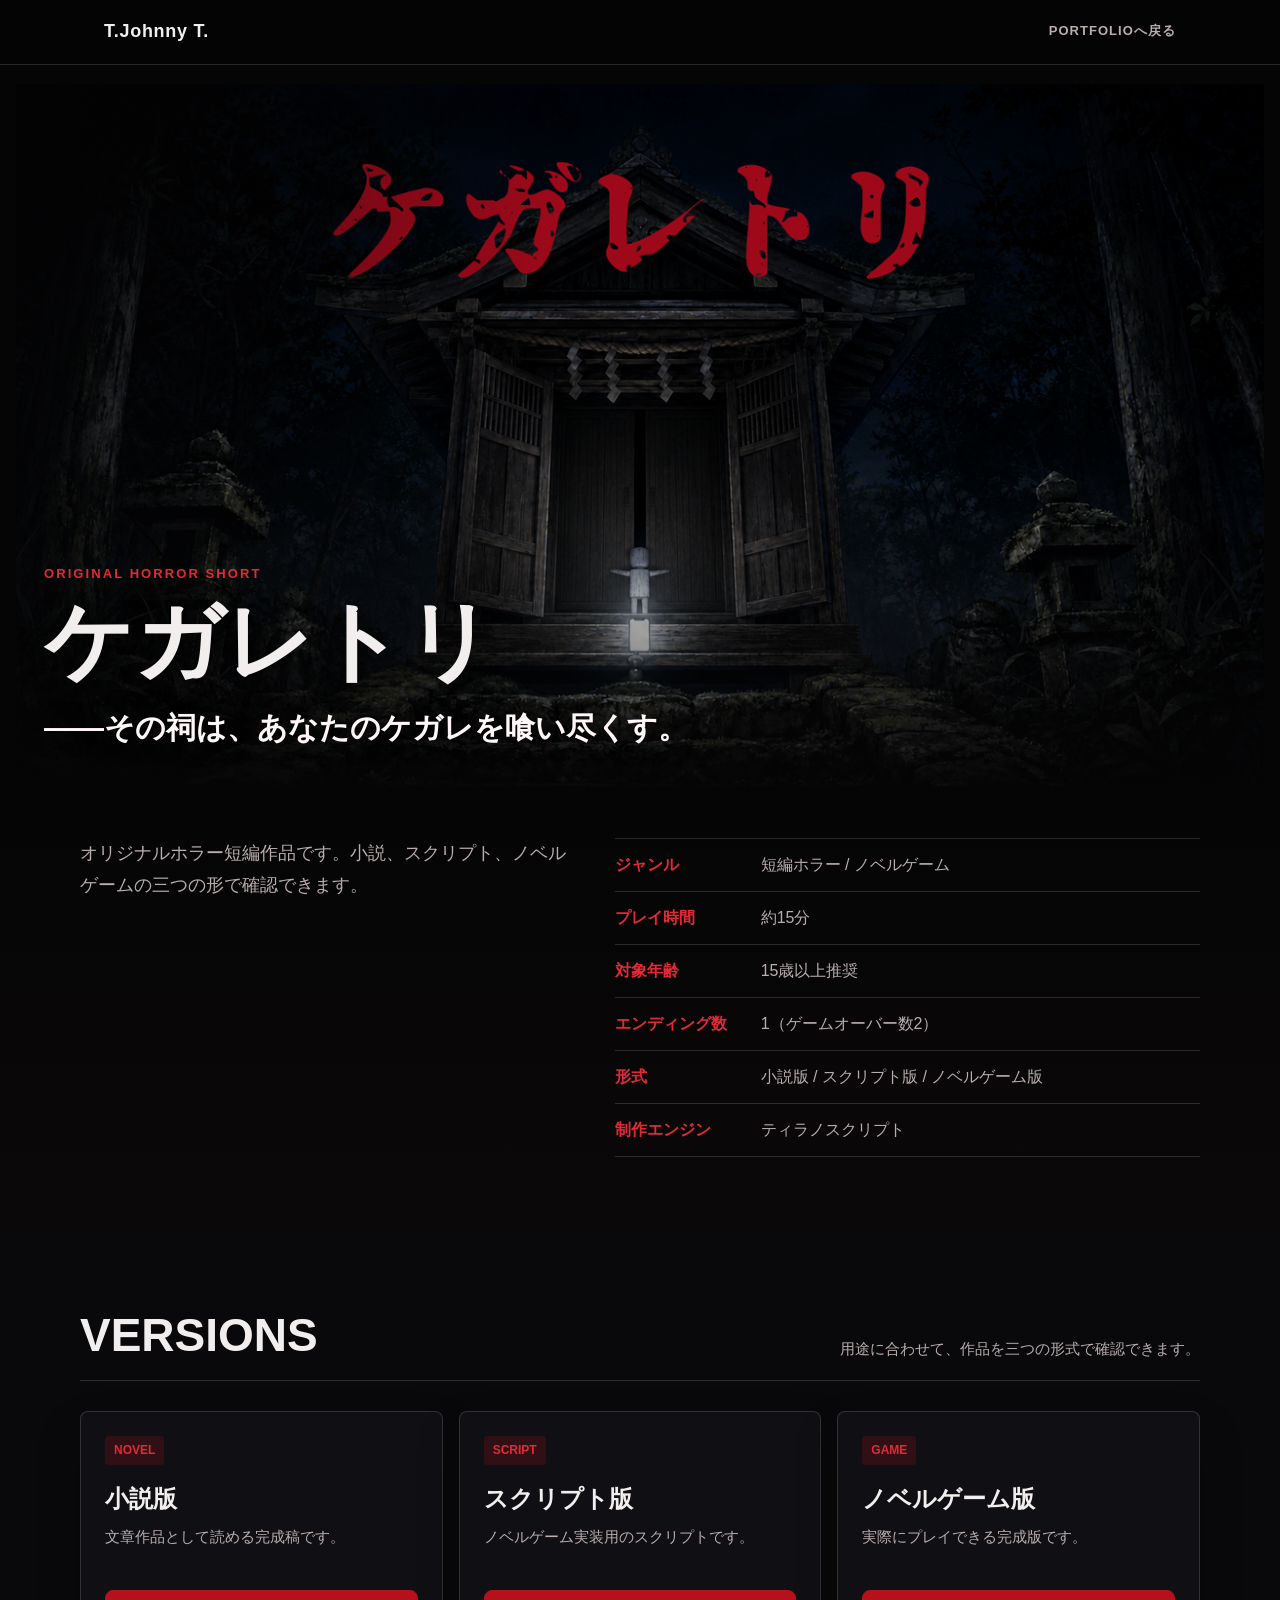
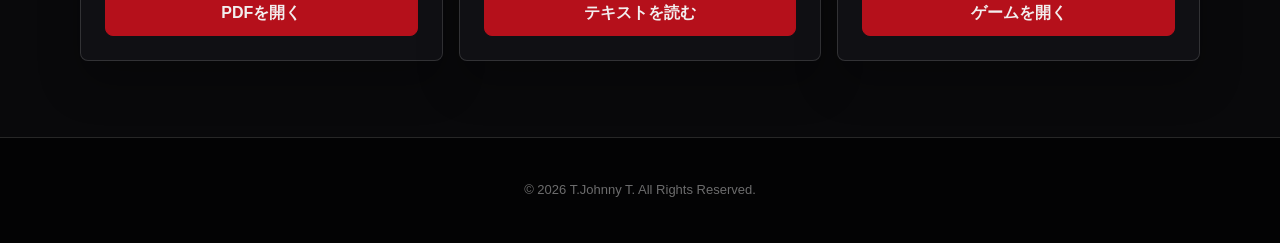
<file: kegaretori.html>
<!DOCTYPE html>
<html lang="ja">
<head>
  <meta charset="UTF-8">
  <meta name="viewport" content="width=device-width, initial-scale=1.0">
  <meta name="description" content="オリジナルホラー短編作品『ケガレトリ』の作品ページ。小説版、スクリプト版、ノベルゲーム版を確認できます。">
  <meta property="og:title" content="ケガレトリ | T.Johnny T. Portfolio">
  <meta property="og:description" content="その祠は、あなたのケガレを喰い尽くす。プレイ時間約15分のオリジナルホラー短編作品。">
  <meta property="og:type" content="website">
  <meta property="og:image" content="ui_title_bg_logo.png">
  <title>ケガレトリ | T.Johnny T. Portfolio</title>
  <style>
    :root {
      --black: #050506;
      --panel: #101014;
      --panel-2: #17171d;
      --text: #f2eeee;
      --muted: #b9adad;
      --dim: #756b6b;
      --red: #b5101b;
      --red-bright: #e12a36;
      --line: rgba(255, 255, 255, .14);
    }

    * {
      box-sizing: border-box;
    }

    html {
      scroll-behavior: smooth;
    }

    body {
      margin: 0;
      color: var(--text);
      background: var(--black);
      font-family: "Noto Sans JP", "Hiragino Kaku Gothic ProN", Meiryo, sans-serif;
      line-height: 1.75;
    }

    a {
      color: inherit;
      text-decoration: none;
    }

    .site-header {
      position: fixed;
      inset: 0 0 auto;
      z-index: 20;
      background: rgba(5, 5, 6, .82);
      border-bottom: 1px solid var(--line);
      backdrop-filter: blur(12px);
    }

    .nav {
      max-width: 1120px;
      margin: 0 auto;
      padding: 16px 24px;
      display: flex;
      align-items: center;
      justify-content: space-between;
      gap: 24px;
    }

    .brand {
      font-weight: 800;
      letter-spacing: .04em;
      font-size: 18px;
    }

    .back-link {
      color: var(--muted);
      font-size: 13px;
      font-weight: 800;
      letter-spacing: .08em;
    }

    .back-link:hover {
      color: var(--red-bright);
    }

    .hero {
      display: flex;
      justify-content: center;
      align-items: flex-start;
      padding: 84px 16px 0;
      background-color: var(--black);
      overflow: hidden;
    }

    /* 背景は実体の <img> として配置。画像全体が必ず収まり（下が切れない）、
       ヘッダー(約64px)の下に入る。max-height でビューポート内に収める */
    .hero-media {
      position: relative;
      max-width: 100%;
      line-height: 0;
    }

    .hero-bg {
      display: block;
      width: auto;
      height: auto;
      max-width: 100%;
      max-height: calc(100vh - 84px);
    }

    /* 下端と左側を暗くして、画像に重ねる白文字の可読性を確保 */
    .hero-media::after {
      content: "";
      position: absolute;
      inset: 0;
      background:
        linear-gradient(0deg, rgba(5, 5, 6, .92) 0%, rgba(5, 5, 6, .40) 20%, rgba(5, 5, 6, 0) 46%),
        linear-gradient(90deg, rgba(5, 5, 6, .55) 0%, rgba(5, 5, 6, 0) 44%);
      pointer-events: none;
    }

    .section-inner {
      width: min(1120px, 100%);
      margin: 0 auto;
      position: relative;
      z-index: 1;
    }

    /* 見出しは画像の左下に重ねて配置 */
    .hero-inner {
      position: absolute;
      left: 0;
      bottom: 0;
      width: min(760px, 100%);
      padding: 0 28px 32px;
      line-height: 1.75;
      z-index: 2;
    }

    .eyebrow {
      margin: 0 0 12px;
      color: var(--red-bright);
      font-weight: 900;
      letter-spacing: .16em;
      font-size: 13px;
      text-transform: uppercase;
    }

    h1 {
      margin: 0;
      font-size: clamp(42px, 8vw, 88px);
      line-height: 1;
      letter-spacing: 0;
      font-weight: 900;
      text-shadow: 0 0 28px rgba(0, 0, 0, .9);
    }

    .tagline {
      margin: 16px 0 0;
      color: #fff7f7;
      font-size: clamp(19px, 2.7vw, 30px);
      font-weight: 800;
      text-shadow: 0 0 24px rgba(0, 0, 0, .9);
    }

    section {
      padding: 76px 24px;
    }

    .intro {
      background: linear-gradient(180deg, var(--black), #0b0809);
      padding-top: 52px;
    }

    .intro-grid {
      display: grid;
      grid-template-columns: .92fr 1.08fr;
      gap: 36px;
      align-items: start;
    }

    .lead {
      margin: 0;
      color: var(--muted);
      font-size: 18px;
    }

    .facts {
      display: grid;
      gap: 0;
      margin: 0;
      padding: 0;
      list-style: none;
      border-top: 1px solid var(--line);
    }

    .facts li {
      display: grid;
      grid-template-columns: 130px 1fr;
      gap: 16px;
      padding: 12px 0;
      border-bottom: 1px solid var(--line);
      color: var(--muted);
    }

    .facts strong {
      color: var(--red-bright);
      font-weight: 900;
    }

    .versions {
      background: #09090b;
    }

    .section-heading {
      display: flex;
      align-items: end;
      justify-content: space-between;
      gap: 24px;
      margin-bottom: 30px;
      border-bottom: 1px solid var(--line);
      padding-bottom: 18px;
    }

    h2 {
      margin: 0;
      font-size: clamp(30px, 4vw, 46px);
      line-height: 1.15;
      letter-spacing: 0;
    }

    .section-note {
      margin: 0;
      color: var(--muted);
      max-width: 520px;
      font-size: 15px;
    }

    .version-grid {
      display: grid;
      grid-template-columns: repeat(3, 1fr);
      gap: 16px;
    }

    .version-card {
      min-height: 250px;
      display: flex;
      flex-direction: column;
      padding: 24px;
      background: var(--panel);
      border: 1px solid var(--line);
      border-radius: 8px;
      box-shadow: 0 22px 42px rgba(0, 0, 0, .26);
    }

    .version-label {
      width: max-content;
      padding: 4px 9px;
      border-radius: 4px;
      background: rgba(181, 16, 27, .2);
      color: var(--red-bright);
      font-size: 12px;
      font-weight: 900;
    }

    .version-card h3 {
      margin: 18px 0 10px;
      font-size: 24px;
      line-height: 1.3;
    }

    .version-card p {
      margin: 0;
      color: var(--muted);
      font-size: 15px;
    }

    .button-row {
      display: grid;
      gap: 10px;
      margin-top: auto;
      padding-top: 24px;
    }

    .button {
      display: inline-flex;
      align-items: center;
      justify-content: center;
      min-height: 46px;
      padding: 11px 16px;
      border-radius: 8px;
      border: 1px solid rgba(255, 255, 255, .22);
      background: var(--panel-2);
      color: var(--text);
      font-weight: 900;
      line-height: 1.2;
    }

    .button.primary {
      background: var(--red);
      border-color: var(--red);
    }

    .button:hover {
      background: var(--red-bright);
      border-color: var(--red-bright);
    }

    .button.disabled {
      color: var(--dim);
      border-color: rgba(255, 255, 255, .12);
      background: rgba(255, 255, 255, .04);
      pointer-events: none;
    }

    footer {
      padding: 28px 24px;
      background: #030304;
      color: rgba(255, 255, 255, .42);
      text-align: center;
      font-size: 13px;
      border-top: 1px solid var(--line);
    }

    @media (max-width: 820px) {
      /* モバイルは画像が低くなるため、テキストを重ねず画像の下に配置する */
      .hero {
        flex-direction: column;
        align-items: stretch;
        padding: 72px 0 0;
      }

      .hero-bg {
        width: 100%;
        max-height: none;
      }

      .hero-media::after {
        display: none;
      }

      .hero-inner {
        position: static;
        width: 100%;
        padding: 22px 20px 10px;
      }

      .section-heading,
      .intro-grid {
        display: block;
      }

      .section-note,
      .facts {
        margin-top: 18px;
      }

      .facts li {
        grid-template-columns: 104px 1fr;
        gap: 12px;
      }

      .version-grid {
        grid-template-columns: 1fr;
      }
    }
  </style>
</head>
<body>
  <header class="site-header">
    <div class="nav">
      <a class="brand" href="index.html">T.Johnny T.</a>
      <a class="back-link" href="index.html#portfolio">PORTFOLIOへ戻る</a>
    </div>
  </header>

  <main>
    <section class="hero">
      <div class="hero-media">
        <img class="hero-bg" src="ui_title_bg_logo.png" alt="ケガレトリ">
        <div class="hero-inner">
          <p class="eyebrow">Original Horror Short</p>
          <h1>ケガレトリ</h1>
          <p class="tagline">――その祠は、あなたのケガレを喰い尽くす。</p>
        </div>
      </div>
    </section>

    <section class="intro">
      <div class="section-inner intro-grid">
        <p class="lead">
          オリジナルホラー短編作品です。小説、スクリプト、ノベルゲームの三つの形で確認できます。
        </p>
        <ul class="facts">
          <li><strong>ジャンル</strong><span>短編ホラー / ノベルゲーム</span></li>
          <li><strong>プレイ時間</strong><span>約15分</span></li>
          <li><strong>対象年齢</strong><span>15歳以上推奨</span></li>
          <li><strong>エンディング数</strong><span>1（ゲームオーバー数2）</span></li>
          <li><strong>形式</strong><span>小説版 / スクリプト版 / ノベルゲーム版</span></li>
          <li><strong>制作エンジン</strong><span>ティラノスクリプト</span></li>
        </ul>
      </div>
    </section>

    <section class="versions">
      <div class="section-inner">
        <div class="section-heading">
          <h2>VERSIONS</h2>
          <p class="section-note">用途に合わせて、作品を三つの形式で確認できます。</p>
        </div>

        <div class="version-grid">
          <article class="version-card">
            <span class="version-label">NOVEL</span>
            <h3>小説版</h3>
            <p>文章作品として読める完成稿です。</p>
            <div class="button-row">
              <a class="button primary" href="ケガレトリ小説版.pdf" target="_blank" rel="noopener noreferrer">PDFを開く</a>
            </div>
          </article>

          <article class="version-card">
            <span class="version-label">SCRIPT</span>
            <h3>スクリプト版</h3>
            <p>ノベルゲーム実装用のスクリプトです。</p>
            <div class="button-row">
              <a class="button primary" href="kegaretori-script.html">テキストを読む</a>
            </div>
          </article>

          <article class="version-card">
            <span class="version-label">GAME</span>
            <h3>ノベルゲーム版</h3>
            <p>実際にプレイできる完成版です。</p>
            <div class="button-row">
              <a class="button primary" href="kegaretori-game.html">ゲームを開く</a>
            </div>
          </article>
        </div>
      </div>
    </section>
  </main>

  <footer>
    <p>&copy; 2026 T.Johnny T. All Rights Reserved.</p>
  </footer>
</body>
</html>
</file>
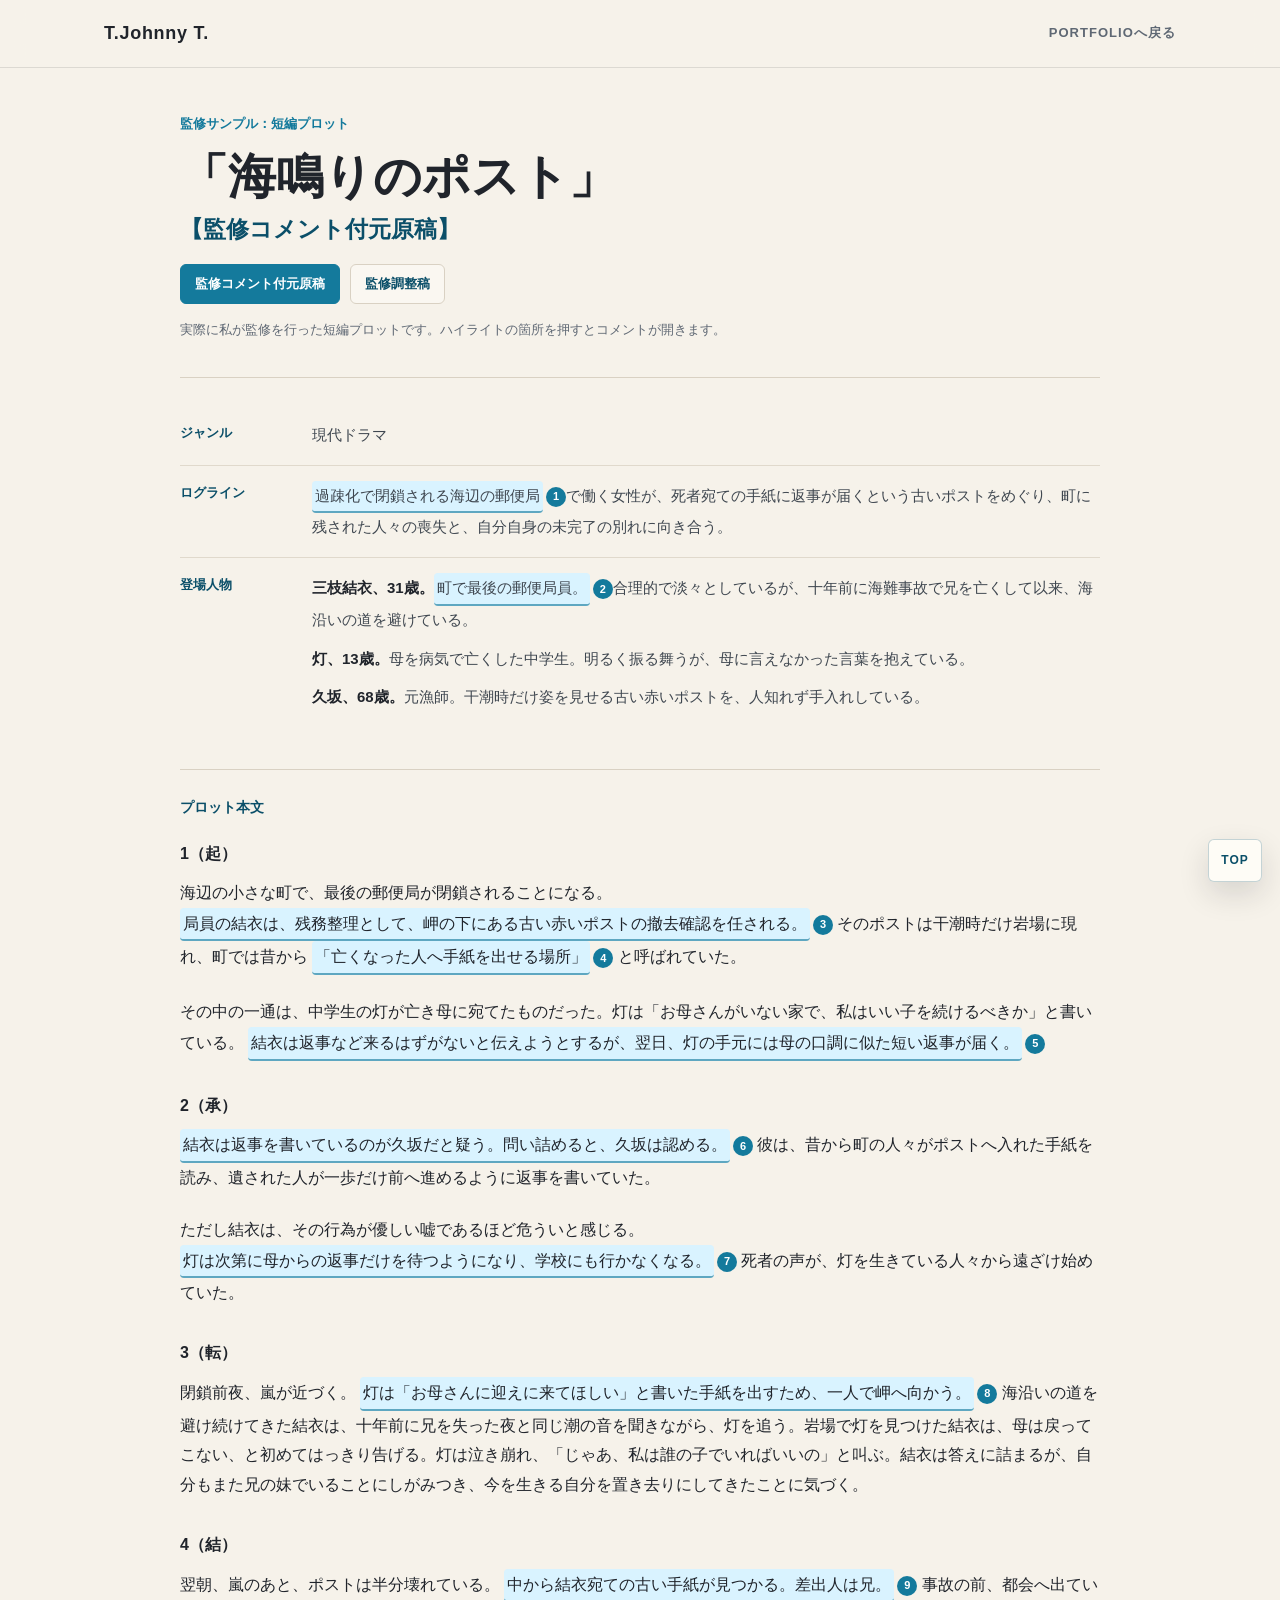
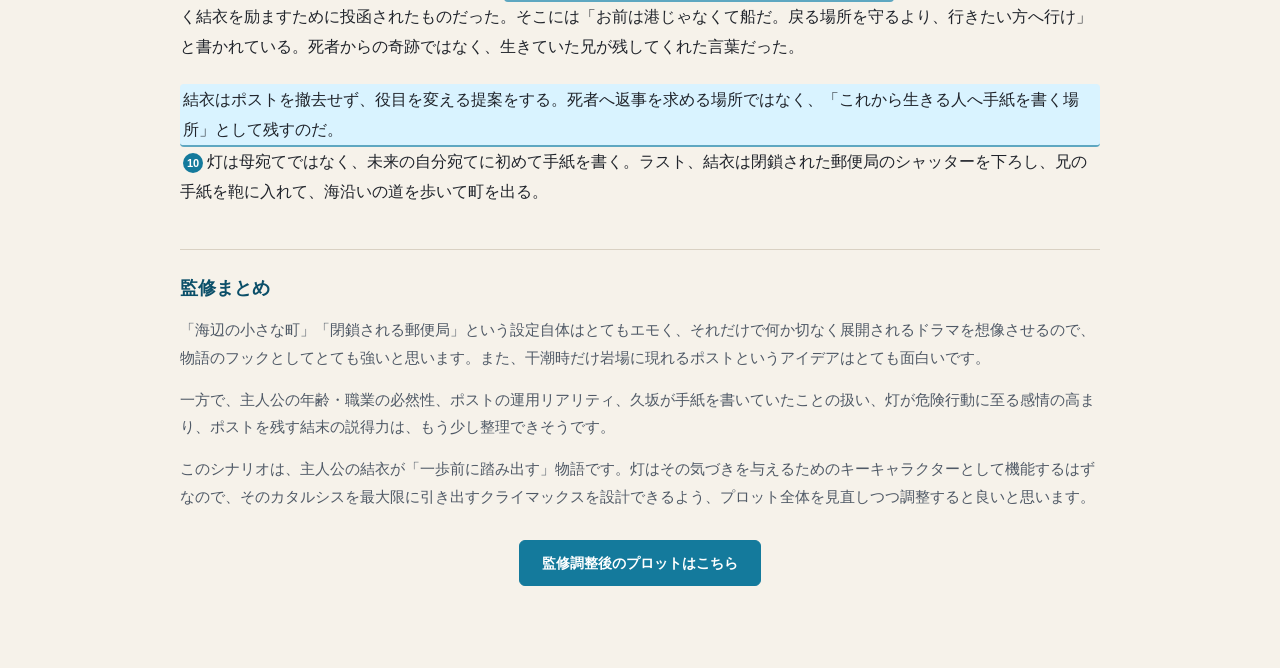
<file: short-plot-review.html>
<!doctype html>
<html lang="ja">
<head>
  <meta charset="utf-8">
  <meta name="viewport" content="width=device-width, initial-scale=1">
  <title>監修サンプル：短編プロット | T.Johnny T.</title>
  <style>
    :root {
      --ink: #20242b;
      --sub: #5f6874;
      --paper: #f6f2ea;
      --line: #d9d1c3;
      --accent: #147a9c;
      --accent-dark: #0b4f69;
      --mark: #d9f3ff;
      --mark-active: #a8e5ff;
      --popup: #fffdf8;
      --shadow: 0 22px 52px rgba(27, 31, 38, 0.24);
      --max: 920px;
    }

    * {
      box-sizing: border-box;
    }

    html {
      scroll-behavior: smooth;
      scroll-padding-top: 88px;
    }

    body {
      margin: 0;
      color: var(--ink);
      font-family: "Noto Sans JP", "Yu Gothic", "Hiragino Sans", Meiryo, sans-serif;
      line-height: 1.92;
      background: var(--paper);
    }

    a {
      color: inherit;
      text-decoration: none;
    }

    button {
      font: inherit;
    }

    .site-header {
      position: fixed;
      inset: 0 0 auto;
      z-index: 30;
      background: rgba(246, 242, 234, 0.92);
      border-bottom: 1px solid rgba(32, 36, 43, 0.12);
      backdrop-filter: blur(12px);
    }

    .nav {
      max-width: 1120px;
      margin: 0 auto;
      padding: 16px 24px;
      display: flex;
      align-items: center;
      justify-content: space-between;
      gap: 24px;
    }

    .brand {
      color: var(--ink);
      font-size: 18px;
      font-weight: 900;
      letter-spacing: 0.04em;
    }

    .back-link {
      color: var(--sub);
      font-size: 13px;
      font-weight: 900;
      letter-spacing: 0.08em;
    }

    .back-link:hover {
      color: var(--accent);
    }

    .page {
      width: min(100% - 44px, var(--max));
      margin: 0 auto;
      padding: 112px 0 82px;
    }

    .sample-label {
      margin: 0 0 10px;
      color: var(--accent);
      font-size: 13px;
      font-weight: 900;
      letter-spacing: 0;
    }

    h1 {
      margin: 0;
      font-size: clamp(30px, 4vw, 48px);
      line-height: 1.25;
      letter-spacing: 0;
    }

    .title-note {
      display: block;
      margin-top: 8px;
      margin-left: 0;
      color: var(--accent-dark);
      font-size: 0.48em;
      font-weight: 900;
      white-space: nowrap;
    }

    .sample-switch {
      display: flex;
      flex-wrap: wrap;
      gap: 10px;
      margin-top: 20px;
    }

    .switch-link {
      display: inline-flex;
      align-items: center;
      justify-content: center;
      min-height: 40px;
      padding: 8px 14px;
      border: 1px solid var(--line);
      border-radius: 6px;
      color: var(--accent-dark);
      background: rgba(255, 253, 248, 0.52);
      font-size: 13px;
      font-weight: 900;
      line-height: 1.25;
      transition: color 150ms ease, background 150ms ease, border-color 150ms ease;
    }

    .switch-link:hover,
    .switch-link.is-active {
      border-color: var(--accent);
      color: #fff;
      background: var(--accent);
    }

    .hint {
      margin: 14px 0 0;
      color: var(--sub);
      font-size: 13px;
    }

    .review-doc {
      position: relative;
      margin-top: 34px;
      padding-top: 28px;
      border-top: 1px solid var(--line);
    }

    .source-row {
      display: grid;
      grid-template-columns: 112px minmax(0, 1fr);
      gap: 20px;
      padding: 15px 0;
      border-bottom: 1px solid rgba(217, 209, 195, 0.76);
    }

    .source-row:last-of-type {
      border-bottom: 0;
    }

    .source-label {
      color: var(--accent-dark);
      font-size: 13px;
      font-weight: 900;
    }

    .source-content {
      min-width: 0;
      color: #3f4750;
      font-size: 15px;
    }

    .source-content p {
      margin: 0 0 10px;
    }

    .source-content p:last-child {
      margin-bottom: 0;
    }

    .characters {
      display: grid;
      gap: 10px;
      margin: 0;
      padding: 0;
      list-style: none;
    }

    .characters strong {
      color: var(--ink);
      font-weight: 900;
    }

    .plot-title {
      margin: 42px 0 18px;
      padding-top: 24px;
      border-top: 1px solid var(--line);
      color: var(--accent-dark);
      font-size: 14px;
      font-weight: 900;
    }

    .plot-body {
      font-size: 15.5px;
    }

    .plot-body p {
      margin: 0 0 22px;
    }

    .plot-part {
      display: block;
      margin: 30px 0 8px;
      color: var(--ink);
      font-size: 16px;
      font-weight: 900;
      letter-spacing: 0;
    }

    .plot-part:first-child {
      margin-top: 0;
    }

    .mark {
      border: 0;
      border-bottom: 2px solid rgba(20, 122, 156, 0.62);
      border-radius: 4px;
      padding: 1px 3px;
      color: inherit;
      background: var(--mark);
      cursor: pointer;
      text-align: left;
      transition: background 150ms ease, box-shadow 150ms ease;
    }

    .mark[aria-expanded="true"] {
      background: var(--mark-active);
      box-shadow: 0 0 0 3px rgba(168, 229, 255, 0.42);
    }

    .ref {
      display: inline-flex;
      align-items: center;
      justify-content: center;
      width: 20px;
      height: 20px;
      margin-left: 3px;
      border-radius: 50%;
      color: #fff;
      background: var(--accent);
      font-size: 11px;
      font-weight: 900;
      vertical-align: text-top;
    }

    .popup {
      position: absolute;
      z-index: 20;
      width: min(430px, calc(100vw - 32px));
      border: 1px solid rgba(11, 79, 105, 0.22);
      border-radius: 6px;
      background: var(--popup);
      box-shadow: var(--shadow);
      opacity: 0;
      pointer-events: none;
      transform: translateY(8px);
      transition: opacity 130ms ease, transform 130ms ease;
    }

    .popup.is-open {
      opacity: 1;
      pointer-events: auto;
      transform: translateY(0);
    }

    .popup::before {
      content: "";
      position: absolute;
      top: -8px;
      left: 22px;
      width: 14px;
      height: 14px;
      border-top: 1px solid rgba(11, 79, 105, 0.22);
      border-left: 1px solid rgba(11, 79, 105, 0.22);
      background: var(--popup);
      transform: rotate(45deg);
    }

    .popup-head {
      display: flex;
      justify-content: space-between;
      gap: 12px;
      align-items: center;
      padding: 13px 15px 10px;
      border-bottom: 1px solid var(--line);
    }

    .popup-kind {
      color: var(--accent-dark);
      font-size: 13px;
      font-weight: 900;
    }

    .popup-close {
      width: 30px;
      height: 30px;
      border: 1px solid var(--line);
      border-radius: 50%;
      color: #52606e;
      background: #fff;
      cursor: pointer;
    }

    .popup-body {
      padding: 14px 16px 16px;
    }

    .popup-target {
      margin: 0 0 10px;
      color: #3f4750;
      font-size: 13px;
      font-weight: 900;
    }

    .popup-text p {
      margin: 0 0 11px;
      color: #4f4740;
      font-size: 14px;
      line-height: 1.75;
    }

    .popup-text p:last-child {
      margin-bottom: 0;
    }

    .review-note {
      margin-top: 42px;
      padding-top: 26px;
      border-top: 1px solid var(--line);
    }

    .review-note h2 {
      margin: 0 0 16px;
      color: var(--accent-dark);
      font-size: 18px;
      line-height: 1.4;
      letter-spacing: 0;
    }

    .review-note p {
      margin: 0 0 14px;
      color: #4f5966;
      font-size: 14.5px;
    }

    .review-note p:last-child {
      margin-bottom: 0;
    }

    .next-link-wrap {
      margin-top: 28px;
      text-align: center;
    }

    .next-link {
      display: inline-flex;
      align-items: center;
      justify-content: center;
      min-height: 46px;
      padding: 0 22px;
      border: 1px solid var(--accent);
      border-radius: 6px;
      color: #fff;
      background: var(--accent);
      font-size: 14px;
      font-weight: 900;
      text-decoration: none;
      transition: background 150ms ease, border-color 150ms ease;
    }

    .next-link:hover {
      border-color: var(--accent-dark);
      background: var(--accent-dark);
    }

    .top-link {
      position: fixed;
      right: 18px;
      bottom: 18px;
      z-index: 18;
      display: inline-flex;
      align-items: center;
      justify-content: center;
      min-width: 54px;
      min-height: 42px;
      padding: 9px 12px;
      border: 1px solid rgba(11, 79, 105, 0.24);
      border-radius: 6px;
      color: var(--accent-dark);
      background: rgba(255, 253, 248, 0.9);
      box-shadow: 0 12px 30px rgba(27, 31, 38, 0.14);
      font-size: 12px;
      font-weight: 900;
      letter-spacing: 0.08em;
    }

    .top-link:hover {
      color: #fff;
      background: var(--accent);
      border-color: var(--accent);
    }

    @media (max-width: 620px) {
      .nav {
        padding: 13px 12px;
      }

      .brand {
        font-size: 16px;
      }

      .back-link {
        font-size: 12px;
      }

      .page {
        width: min(100% - 24px, var(--max));
        padding-top: 96px;
      }

      .switch-link {
        flex: 1 1 150px;
      }

      .source-row {
        grid-template-columns: 1fr;
        gap: 4px;
      }

      .popup {
        position: fixed;
        left: 12px !important;
        right: 12px;
        bottom: 14px;
        top: auto !important;
        width: auto;
      }

      .popup::before {
        display: none;
      }
    }
  </style>
</head>
<body id="top">
  <header class="site-header">
    <nav class="nav" aria-label="サイト内ナビゲーション">
      <a class="brand" href="index.html">T.Johnny T.</a>
      <a class="back-link" href="index.html#portfolio">PORTFOLIOへ戻る</a>
    </nav>
  </header>

  <main class="page">
    <p class="sample-label">監修サンプル：短編プロット</p>
    <h1>「海鳴りのポスト」<span class="title-note">【監修コメント付元原稿】</span></h1>
    <nav class="sample-switch" aria-label="監修サンプル切り替え">
      <a class="switch-link is-active" href="short-plot-review.html" aria-current="page">監修コメント付元原稿</a>
      <a class="switch-link" href="short-plot-revised.html">監修調整稿</a>
    </nav>
    <p class="hint">実際に私が監修を行った短編プロットです。ハイライトの箇所を押すとコメントが開きます。</p>

    <article class="review-doc" aria-label="短編プロット監修サンプル">
      <section class="source-row">
        <div class="source-label">ジャンル</div>
        <div class="source-content">現代ドラマ</div>
      </section>

      <section class="source-row">
        <div class="source-label">ログライン</div>
        <div class="source-content"><button class="mark" type="button" data-comment="c1" aria-expanded="false">過疎化で閉鎖される海辺の郵便局</button><span class="ref">1</span>で働く女性が、死者宛ての手紙に返事が届くという古いポストをめぐり、町に残された人々の喪失と、自分自身の未完了の別れに向き合う。</div>
      </section>

      <section class="source-row">
        <div class="source-label">登場人物</div>
        <div class="source-content">
          <ul class="characters">
            <li><strong>三枝結衣、31歳。</strong><button class="mark" type="button" data-comment="c2" aria-expanded="false">町で最後の郵便局員。</button><span class="ref">2</span>合理的で淡々としているが、十年前に海難事故で兄を亡くして以来、海沿いの道を避けている。</li>
            <li><strong>灯、13歳。</strong>母を病気で亡くした中学生。明るく振る舞うが、母に言えなかった言葉を抱えている。</li>
            <li><strong>久坂、68歳。</strong>元漁師。干潮時だけ姿を見せる古い赤いポストを、人知れず手入れしている。</li>
          </ul>
        </div>
      </section>

      <div class="plot-title">プロット本文</div>
      <div class="plot-body">
        <div class="plot-part">1（起）</div>
        <p>
          海辺の小さな町で、最後の郵便局が閉鎖されることになる。
          <button class="mark" type="button" data-comment="c3" aria-expanded="false">局員の結衣は、残務整理として、岬の下にある古い赤いポストの撤去確認を任される。</button><span class="ref">3</span>
          そのポストは干潮時だけ岩場に現れ、町では昔から
          <button class="mark" type="button" data-comment="c4" aria-expanded="false">「亡くなった人へ手紙を出せる場所」</button><span class="ref">4</span>
          と呼ばれていた。
        </p>

        <p>
          その中の一通は、中学生の灯が亡き母に宛てたものだった。灯は「お母さんがいない家で、私はいい子を続けるべきか」と書いている。
          <button class="mark" type="button" data-comment="c5" aria-expanded="false">結衣は返事など来るはずがないと伝えようとするが、翌日、灯の手元には母の口調に似た短い返事が届く。</button><span class="ref">5</span>
        </p>

        <div class="plot-part">2（承）</div>
        <p>
          <button class="mark" type="button" data-comment="c6" aria-expanded="false">結衣は返事を書いているのが久坂だと疑う。問い詰めると、久坂は認める。</button><span class="ref">6</span>
          彼は、昔から町の人々がポストへ入れた手紙を読み、遺された人が一歩だけ前へ進めるように返事を書いていた。
        </p>

        <p>
          ただし結衣は、その行為が優しい嘘であるほど危ういと感じる。
          <button class="mark" type="button" data-comment="c7" aria-expanded="false">灯は次第に母からの返事だけを待つようになり、学校にも行かなくなる。</button><span class="ref">7</span>
          死者の声が、灯を生きている人々から遠ざけ始めていた。
        </p>

        <div class="plot-part">3（転）</div>
        <p>
          閉鎖前夜、嵐が近づく。
          <button class="mark" type="button" data-comment="c8" aria-expanded="false">灯は「お母さんに迎えに来てほしい」と書いた手紙を出すため、一人で岬へ向かう。</button><span class="ref">8</span>
          海沿いの道を避け続けてきた結衣は、十年前に兄を失った夜と同じ潮の音を聞きながら、灯を追う。岩場で灯を見つけた結衣は、母は戻ってこない、と初めてはっきり告げる。灯は泣き崩れ、「じゃあ、私は誰の子でいればいいの」と叫ぶ。結衣は答えに詰まるが、自分もまた兄の妹でいることにしがみつき、今を生きる自分を置き去りにしてきたことに気づく。
        </p>

        <div class="plot-part">4（結）</div>
        <p>
          翌朝、嵐のあと、ポストは半分壊れている。
          <button class="mark" type="button" data-comment="c9" aria-expanded="false">中から結衣宛ての古い手紙が見つかる。差出人は兄。</button><span class="ref">9</span>
          事故の前、都会へ出ていく結衣を励ますために投函されたものだった。そこには「お前は港じゃなくて船だ。戻る場所を守るより、行きたい方へ行け」と書かれている。死者からの奇跡ではなく、生きていた兄が残してくれた言葉だった。
        </p>

        <p>
          <button class="mark" type="button" data-comment="c10" aria-expanded="false">結衣はポストを撤去せず、役目を変える提案をする。死者へ返事を求める場所ではなく、「これから生きる人へ手紙を書く場所」として残すのだ。</button><span class="ref">10</span>
          灯は母宛てではなく、未来の自分宛てに初めて手紙を書く。ラスト、結衣は閉鎖された郵便局のシャッターを下ろし、兄の手紙を鞄に入れて、海沿いの道を歩いて町を出る。
        </p>
      </div>

      <aside class="popup" id="commentPopup" role="dialog" aria-label="監修コメント">
        <div class="popup-head">
          <span class="popup-kind" id="popupKind"></span>
          <button class="popup-close" type="button" aria-label="コメントを閉じる">×</button>
        </div>
        <div class="popup-body">
          <div class="popup-text" id="popupText"></div>
        </div>
      </aside>
    </article>

    <section class="review-note" aria-label="監修まとめ">
      <h2>監修まとめ</h2>
      <p>「海辺の小さな町」「閉鎖される郵便局」という設定自体はとてもエモく、それだけで何か切なく展開されるドラマを想像させるので、物語のフックとしてとても強いと思います。また、干潮時だけ岩場に現れるポストというアイデアはとても面白いです。</p>
      <p>一方で、主人公の年齢・職業の必然性、ポストの運用リアリティ、久坂が手紙を書いていたことの扱い、灯が危険行動に至る感情の高まり、ポストを残す結末の説得力は、もう少し整理できそうです。</p>
      <p>このシナリオは、主人公の結衣が「一歩前に踏み出す」物語です。灯はその気づきを与えるためのキーキャラクターとして機能するはずなので、そのカタルシスを最大限に引き出すクライマックスを設計できるよう、プロット全体を見直しつつ調整すると良いと思います。</p>
    </section>

    <div class="next-link-wrap">
      <a class="next-link" href="short-plot-revised.html">監修調整後のプロットはこちら</a>
    </div>
  </main>

  <a class="top-link" href="#top">TOP</a>

  <script>
    const comments = {
      c1: {
        kind: "設定について",
        target: "海辺の郵便局と古いポスト",
        paragraphs: [
          "「海辺の小さな町」「閉鎖される郵便局」という設定自体はとてもエモく、それだけで何か切なく展開されるドラマを想像させるので、物語のフックとしてとても強いと思います。"
        ]
      },
      c2: {
        kind: "主人公について",
        target: "三枝結衣、31歳。町で最後の郵便局員。",
        paragraphs: [
          "どの読者層を狙うかにもよりますが、ストーリー上、主人公の女性を31歳にする必要性をあまり感じませんでした。",
          "狙うメイン読者層の共感を最大限に引き出せる年齢を意識してみてください。（狙った上で31歳なら全然OKです）",
          "現状、郵便局員である必要もなさそうです。もしそうするなら「らしさ」（仕事の専門性、価値観、想い）をどこかで出したいところです。そこに強いこだわりがないのであれば、「上京を控えた女子高生」など読者がとっつきやすい設定に変更してもいいかもしれません。",
          "本作の主人公は物語を通じて「町の人（灯）を体を張って助けて、自身も救済する（一歩前に踏み出す）」というロールを演じています。しかし現状、物語の設定や展開がそれを生かす形になっていないのが勿体ないです。"
        ]
      },
      c3: {
        kind: "主人公の心情",
        target: "ポストの撤去確認を任される場面",
        paragraphs: [
          "任された時の結衣の心情はどのようなものでしょうか。",
          "「近づきたくない」？「せいせいする」？「壊してほしくない」？それとも別の何か？",
          "ここで読者の結衣に対する印象が決まりますし、執筆の際にも結衣の動かし方が大きく変わりますので、プロット上でも記載しておいた方が良いと思います。"
        ]
      },
      c4: {
        kind: "設定について",
        target: "干潮時だけ岩場に現れるポスト",
        paragraphs: [
          "干潮時だけ岩場に現れるポストというアイデアはとても面白いです。",
          "ただ実際の運用を想像した時、「郵便局がそんなところに設置するか？」「満潮時はポストの中の手紙がびしょびしょになるのでは？」など、設定上の疑問が出てきます。",
          "なので、ポストをもっとファンタジーな存在に寄せるか、もう少し現実的な設置の理由付けが必要だと思います。",
          "ファンタジーな存在例：新月の干潮時のみに現れる都市伝説のポスト。",
          "現実的な設置の理由例：地震などによって地形変動でポストの海抜が下がってしまって、郵便局としては使用停止にしたが、地元住民が「死者宛てのポスト」として使っている、など。"
        ]
      },
      c5: {
        kind: "人物関係",
        target: "結衣と灯、返事を否定しようとする流れ",
        paragraphs: [
          "灯は結衣と知り合いだと思うのですが、二人の関係性をもう少し詳しく書いた方が分かりやすいと思いました。登場人物紹介文に追記する形でもOKです。",
          "また、結衣が「返事など来るはずがない」と思うのは、常識的な考えの他に、おそらく結衣自身、兄が死んだ後にポストに兄宛ての手紙を投函したことがあるが、その返事は来なかった、という経験があるのではと思いました。",
          "そのような背景が特に無い場合でも、灯に対して結衣が「冷たい」「無神経」というイメージがつかないように気を付けてシーン設計をする必要があります。"
        ]
      },
      c6: {
        kind: "ミステリーと役割",
        target: "久坂が返事を書いていたと判明する場面",
        paragraphs: [
          "本作の一番のミステリーなのに、ネタばらしまでの展開があっさりすぎる印象を受けるので、経緯をもう少し丁寧にプロットに起こして各キャラの感情をしっかり描きたいところです。",
          "また、なぜ久坂がポストを勝手に開けて手紙を読めたのか？という疑問も残ります。",
          "いっそ、久坂は「長年町を見守って来て人々を励ましてきた老郵便局員」という設定に変更をしてもいいかもしれません。"
        ]
      },
      c7: {
        kind: "因果関係",
        target: "灯が返事に依存して学校へ行かなくなる",
        paragraphs: [
          "久坂が「遺された人が一歩だけ前へ進めるように」という手紙を書いているなら、灯が文通に執着して人々を避け始めるところまでいってしまうのはおかしい気がしました。",
          "もしそうなるのなら、そうなる理由や経緯も必要かと。そんな状態なのに結衣は何もしない、つまり灯に真実を伝えない、久坂に手紙をやめさせない、というのも違和感です。",
          "久坂のキャラクター性や二人との関係性をもう少し深掘りしてもいいかもしれません。",
          "久坂の手紙を代筆するという行為が町の人々の希望となり、大きくポジティブな影響を与えている。そしてそれに対して結衣が複雑な思いを抱える→自分の中の傷と向き合わざるを得なくなる→心境が少しずつ変化する、という方向にした方が物語のテーマに絡めやすそうな気がしました。"
        ]
      },
      c8: {
        kind: "クライマックス",
        target: "灯が嵐の中で岬へ向かう場面",
        paragraphs: [
          "嵐の中に灯を助けに行く結衣というシチュエーションは、クライマックス感があっていいです。ただ、そこでのカタルシス感が不足しているかもしれません。",
          "灯に「母は戻ってこない」と伝えるのはそれまでのタイミングでいつでも言えたはずですし、結衣自身が過去を乗り越えるためのハードルにはならない気がします。",
          "そもそも灯が嵐でも行くほどの緊急性や感情の昂りを感じません。",
          "このシナリオは主人公の結衣が「一歩前に踏み出す」物語です。灯はその気づきを与えるためのキーキャラクター（自身の投影）です。そのカタルシスを最大限に引き出すクライマックスを設計できるよう、プロット全体を見直しつつ調整が必要だと思います。"
        ]
      },
      c9: {
        kind: "伏線と手紙",
        target: "兄から結衣宛ての古い手紙が見つかる",
        paragraphs: [
          "兄の手紙は、結衣にとって一歩進むための大きなファクターになると思います。",
          "ただ、生前、結衣と兄がどんな関係でどんな会話をしていたかを事前に提示しておく必要があると感じました。",
          "何か未練が残る形の別れになったからこそ、結衣は前に進めなくなっていると思うので。この手紙を結衣が読むのがクライマックスの前か後かでも、物語の印象は大きく変わりそうです。",
          "久坂がなぜ兄の手紙を見つけられなかったのか？という点は疑問ですが、ポストの見えないところにでも引っかかっていて壊れることで露出したなどの理由付けは出来そうな気はしました。"
        ]
      },
      c10: {
        kind: "結末",
        target: "ポストを残して役目を変える結末",
        paragraphs: [
          "「○年後の自分宛」などタイムカプセルのように時間差で手紙が届くようなサービスをするということでしょうか？郵便局は閉鎖されるのに、誰がどのように運用するのだろう？という疑問が湧くので、そのあたりをフォローできる説明が必要だと思います。",
          "結衣や町の人々が一歩を踏み出せたというのなら、「過去の象徴であるポストは不要となって撤去された」という終わりのほうがしっくりくるかもしれません。",
          "ファンタジー路線でいくなら、「また誰かが必要としたとき、不思議なポストは再び現れるかもしれない」みたいな終わりもアリかと思いました。"
        ]
      }
    };

    const marks = document.querySelectorAll(".mark");
    const popup = document.getElementById("commentPopup");
    const popupKind = document.getElementById("popupKind");
    const popupText = document.getElementById("popupText");
    const closeButton = document.querySelector(".popup-close");
    let activeMark = null;

    function closePopup() {
      popup.classList.remove("is-open");
      marks.forEach(mark => mark.setAttribute("aria-expanded", "false"));
      activeMark = null;
    }

    function openPopup(mark) {
      const data = comments[mark.dataset.comment];
      popupKind.textContent = data.kind;
      popupText.innerHTML = data.paragraphs.map(text => `<p>${text}</p>`).join("");
      marks.forEach(item => item.setAttribute("aria-expanded", String(item === mark)));

      const docRect = document.querySelector(".review-doc").getBoundingClientRect();
      const markRect = mark.getBoundingClientRect();
      const top = markRect.bottom - docRect.top + 12;
      const left = Math.min(
        Math.max(markRect.left - docRect.left, 16),
        Math.max(16, docRect.width - 450)
      );

      popup.style.top = `${top}px`;
      popup.style.left = `${left}px`;
      popup.classList.add("is-open");
      activeMark = mark;
    }

    marks.forEach(mark => {
      mark.addEventListener("click", event => {
        event.stopPropagation();
        if (activeMark === mark && popup.classList.contains("is-open")) {
          closePopup();
        } else {
          openPopup(mark);
        }
      });
    });

    closeButton.addEventListener("click", event => {
      event.stopPropagation();
      closePopup();
    });

    popup.addEventListener("click", event => {
      event.stopPropagation();
    });

    document.addEventListener("click", closePopup);

    window.addEventListener("resize", () => {
      if (activeMark) {
        openPopup(activeMark);
      }
    });
  </script>
</body>
</html>
</file>
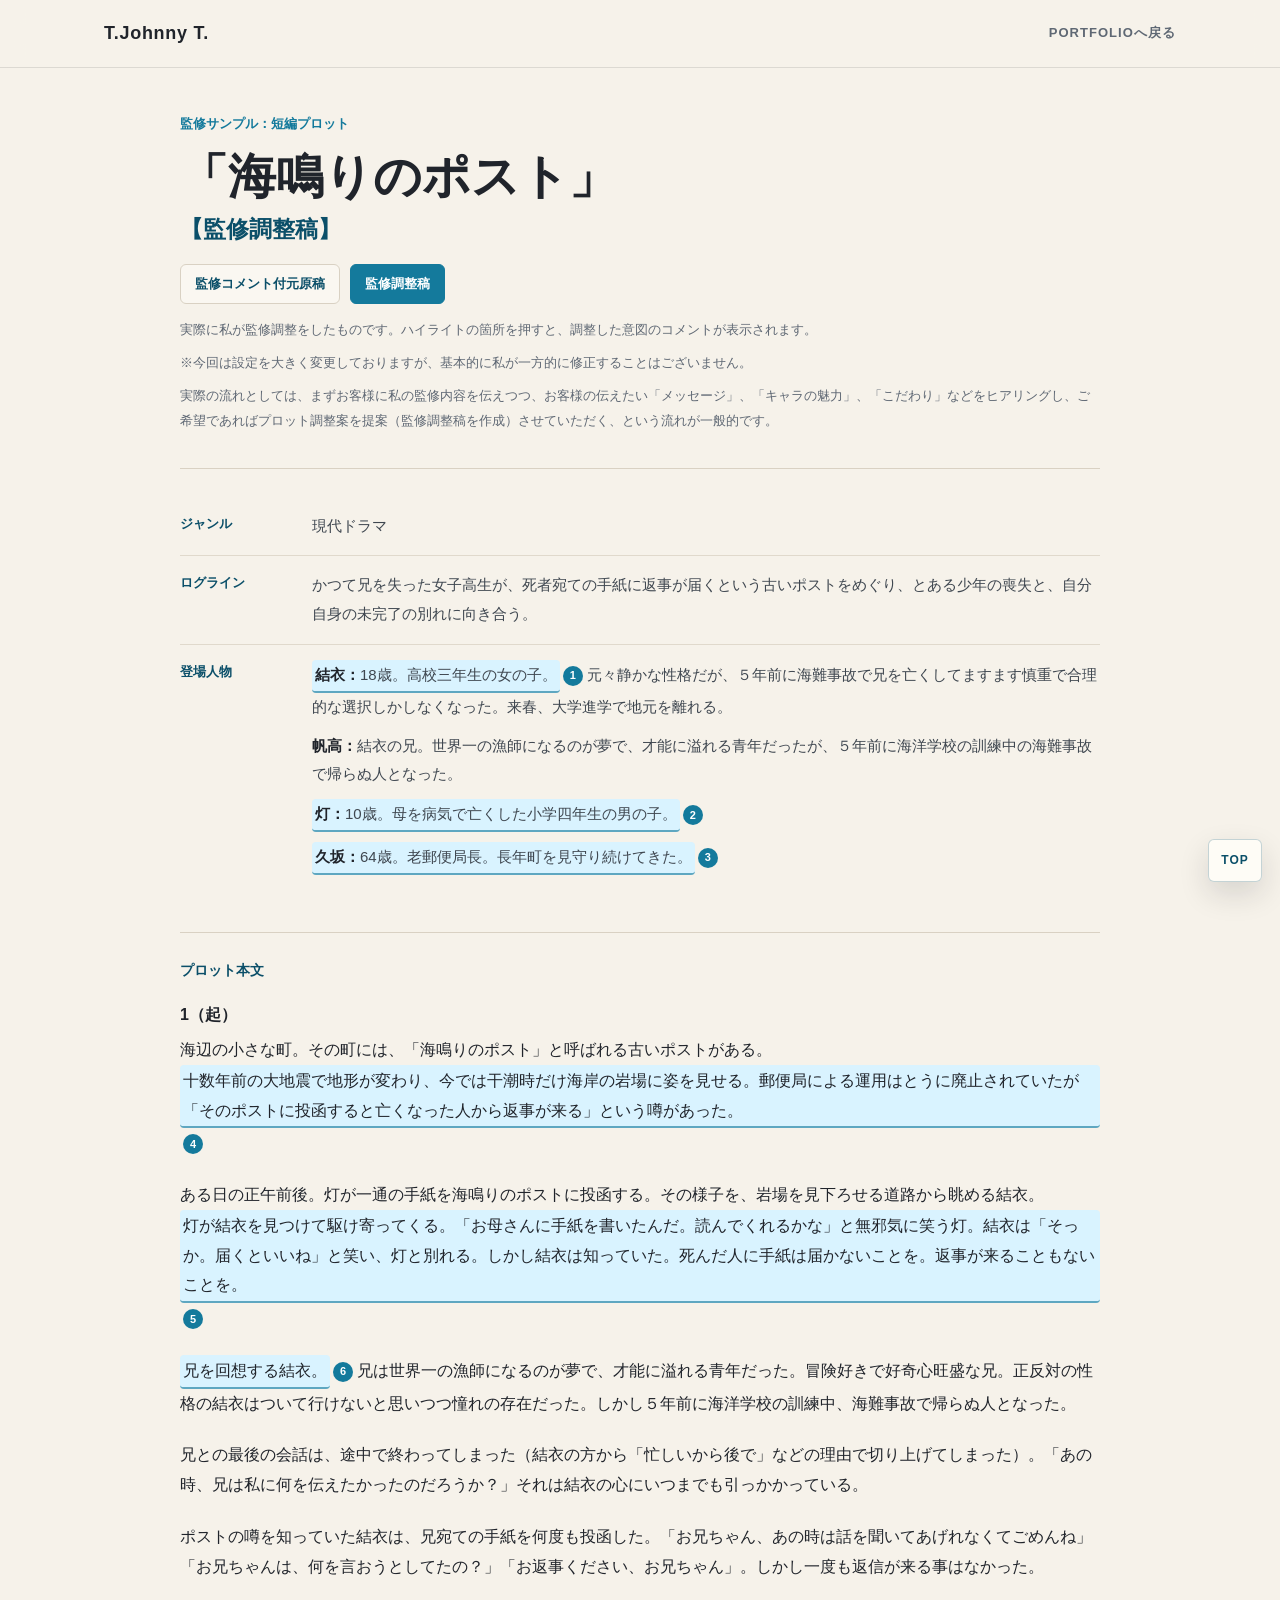
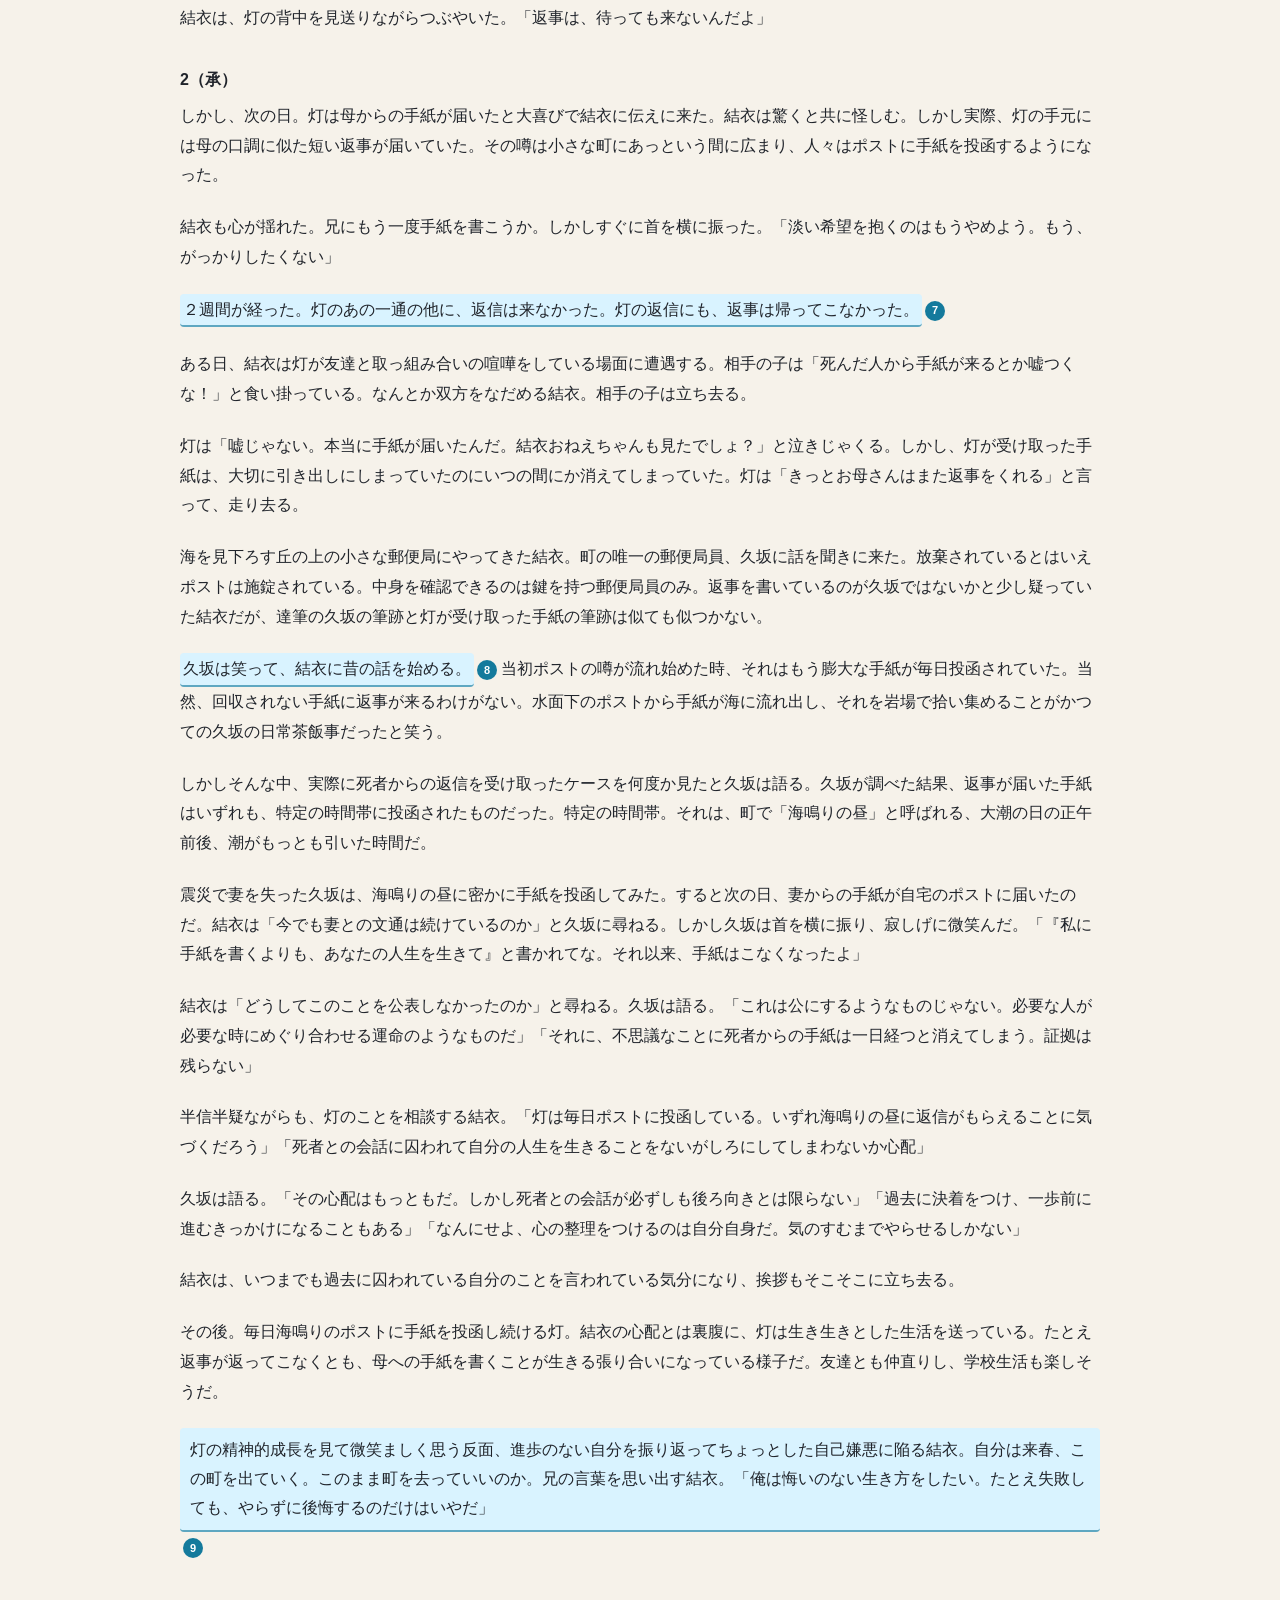
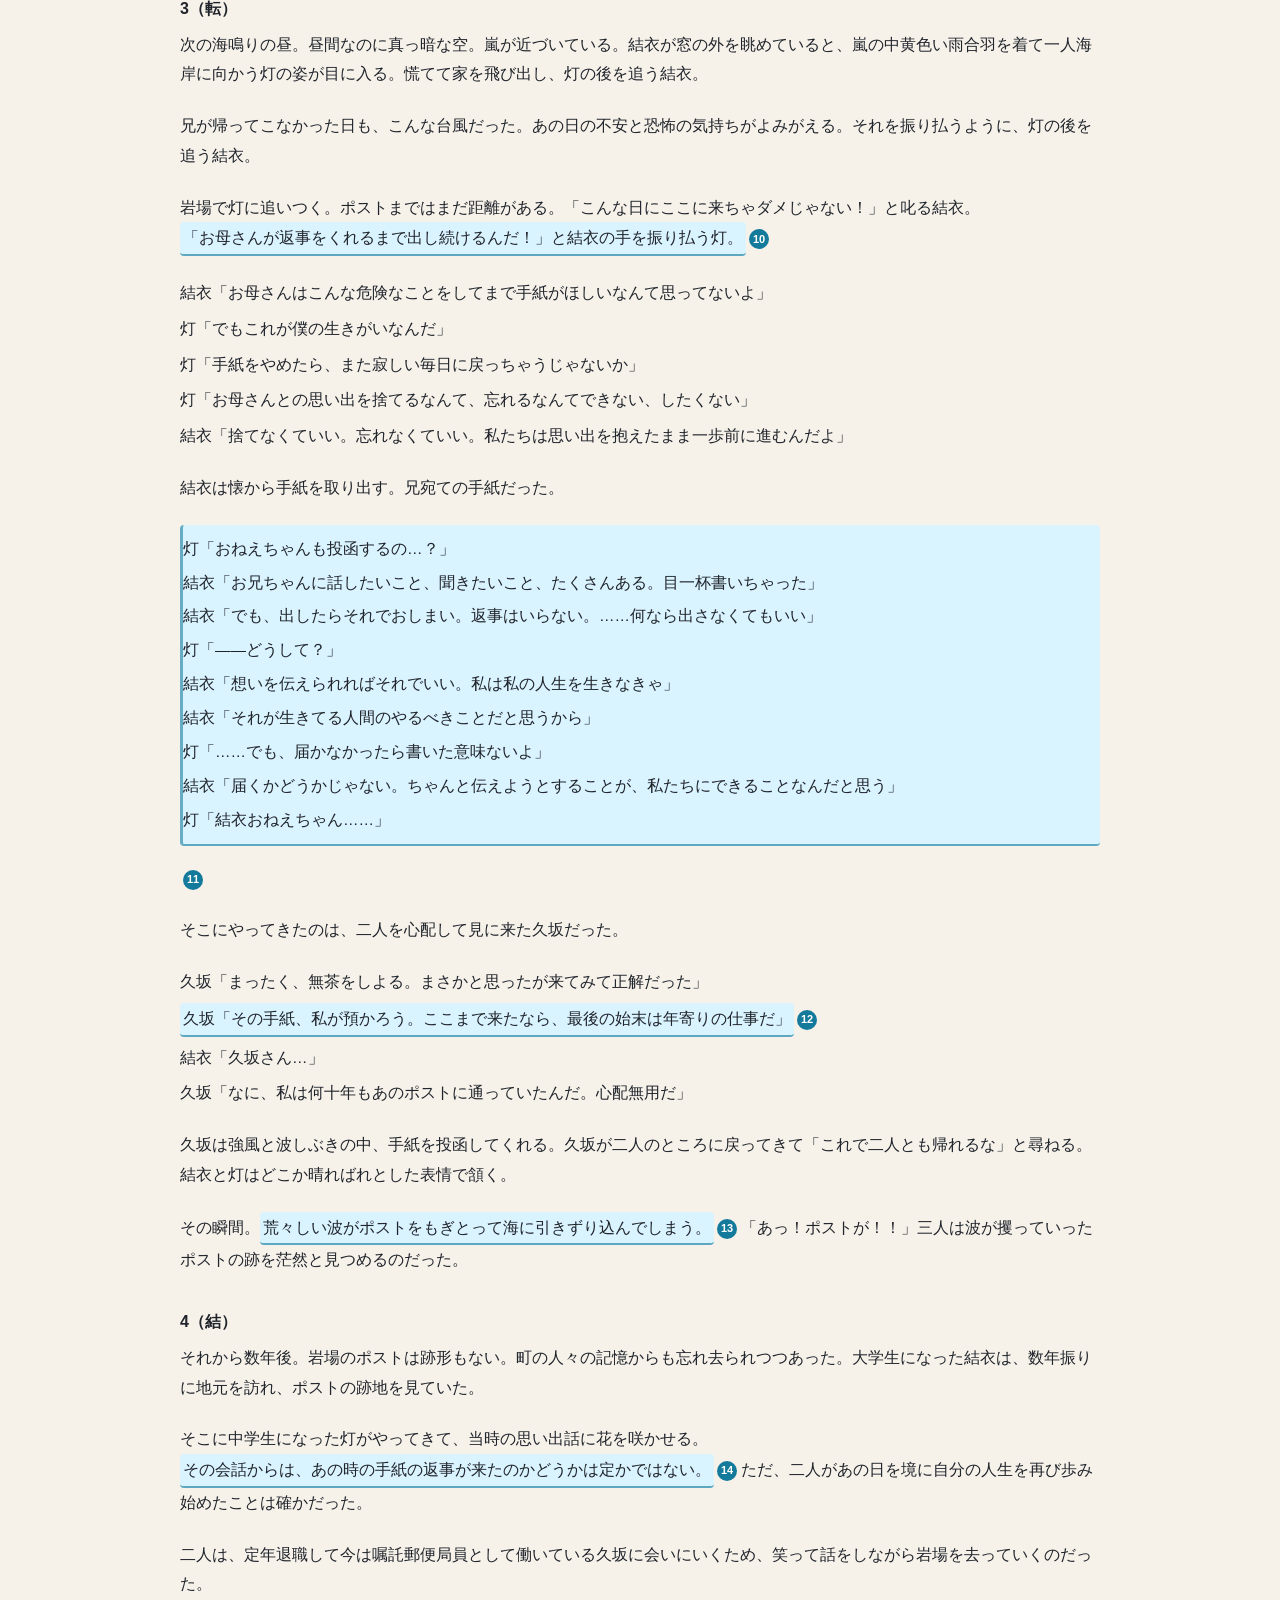
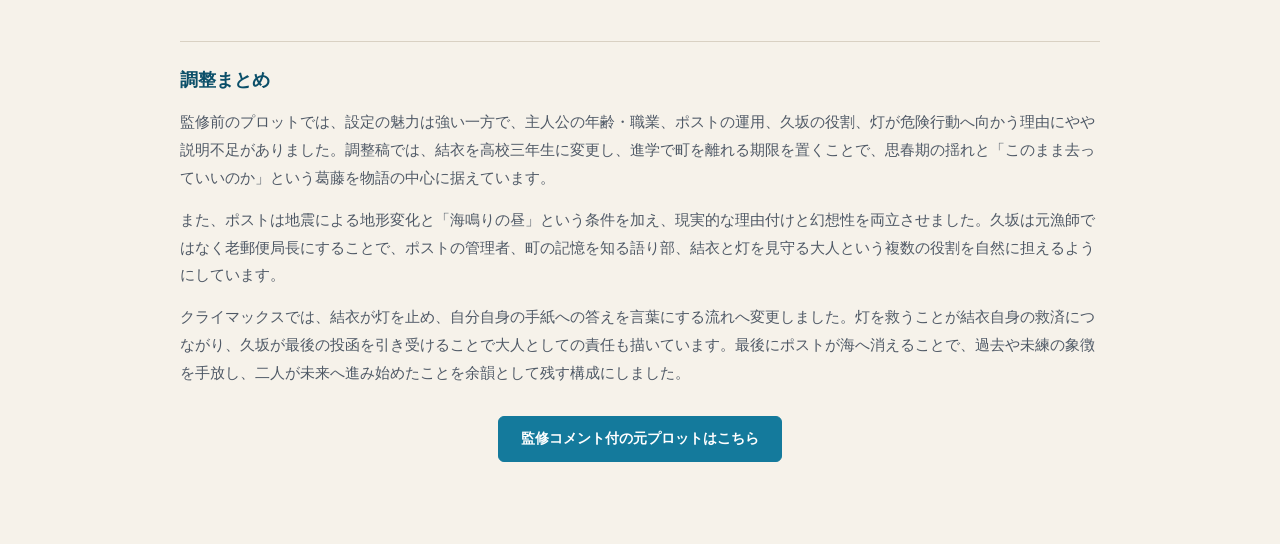
<file: short-plot-revised.html>
<!doctype html>
<html lang="ja">
<head>
  <meta charset="utf-8">
  <meta name="viewport" content="width=device-width, initial-scale=1">
  <title>監修サンプル：短編プロット | T.Johnny T.</title>
  <style>
    :root {
      --ink: #20242b;
      --sub: #5f6874;
      --paper: #f6f2ea;
      --line: #d9d1c3;
      --accent: #147a9c;
      --accent-dark: #0b4f69;
      --max: 920px;
    }

    * {
      box-sizing: border-box;
    }

    html {
      scroll-behavior: smooth;
      scroll-padding-top: 88px;
    }

    body {
      margin: 0;
      color: var(--ink);
      font-family: "Noto Sans JP", "Yu Gothic", "Hiragino Sans", Meiryo, sans-serif;
      line-height: 1.92;
      background: var(--paper);
    }

    a {
      color: inherit;
      text-decoration: none;
    }

    button {
      font: inherit;
    }

    .site-header {
      position: fixed;
      inset: 0 0 auto;
      z-index: 30;
      background: rgba(246, 242, 234, 0.92);
      border-bottom: 1px solid rgba(32, 36, 43, 0.12);
      backdrop-filter: blur(12px);
    }

    .nav {
      max-width: 1120px;
      margin: 0 auto;
      padding: 16px 24px;
      display: flex;
      align-items: center;
      justify-content: space-between;
      gap: 24px;
    }

    .brand {
      color: var(--ink);
      font-size: 18px;
      font-weight: 900;
      letter-spacing: 0.04em;
    }

    .back-link {
      color: var(--sub);
      font-size: 13px;
      font-weight: 900;
      letter-spacing: 0.08em;
    }

    .back-link:hover {
      color: var(--accent);
    }

    .page {
      width: min(100% - 44px, var(--max));
      margin: 0 auto;
      padding: 112px 0 82px;
    }

    .sample-label {
      margin: 0 0 10px;
      color: var(--accent);
      font-size: 13px;
      font-weight: 900;
      letter-spacing: 0;
    }

    h1 {
      margin: 0;
      font-size: clamp(30px, 4vw, 48px);
      line-height: 1.25;
      letter-spacing: 0;
    }

    .title-note {
      display: block;
      margin-top: 8px;
      color: var(--accent-dark);
      font-size: 0.48em;
      font-weight: 900;
      white-space: nowrap;
    }

    .sample-switch {
      display: flex;
      flex-wrap: wrap;
      gap: 10px;
      margin-top: 20px;
    }

    .switch-link {
      display: inline-flex;
      align-items: center;
      justify-content: center;
      min-height: 40px;
      padding: 8px 14px;
      border: 1px solid var(--line);
      border-radius: 6px;
      color: var(--accent-dark);
      background: rgba(255, 253, 248, 0.52);
      font-size: 13px;
      font-weight: 900;
      line-height: 1.25;
      transition: color 150ms ease, background 150ms ease, border-color 150ms ease;
    }

    .switch-link:hover,
    .switch-link.is-active {
      border-color: var(--accent);
      color: #fff;
      background: var(--accent);
    }

    .hint {
      margin: 14px 0 0;
      color: var(--sub);
      font-size: 13px;
    }

    .hint p {
      margin: 0 0 8px;
    }

    .hint p:last-child {
      margin-bottom: 0;
    }

    .review-doc {
      position: relative;
      margin-top: 34px;
      padding-top: 28px;
      border-top: 1px solid var(--line);
    }

    .source-row {
      display: grid;
      grid-template-columns: 112px minmax(0, 1fr);
      gap: 20px;
      padding: 15px 0;
      border-bottom: 1px solid rgba(217, 209, 195, 0.76);
    }

    .source-row:last-of-type {
      border-bottom: 0;
    }

    .source-label {
      color: var(--accent-dark);
      font-size: 13px;
      font-weight: 900;
    }

    .source-content {
      min-width: 0;
      color: #3f4750;
      font-size: 15px;
    }

    .source-content p {
      margin: 0 0 10px;
    }

    .source-content p:last-child {
      margin-bottom: 0;
    }

    .characters {
      display: grid;
      gap: 10px;
      margin: 0;
      padding: 0;
      list-style: none;
    }

    .characters strong {
      color: var(--ink);
      font-weight: 900;
    }

    .plot-title {
      margin: 42px 0 18px;
      padding-top: 24px;
      border-top: 1px solid var(--line);
      color: var(--accent-dark);
      font-size: 14px;
      font-weight: 900;
    }

    .plot-body {
      font-size: 15.5px;
    }

    .plot-body p {
      margin: 0 0 22px;
    }

    .plot-part {
      margin: 34px 0 8px;
      color: var(--ink);
      font-size: 16px;
      font-weight: 900;
      line-height: 1.6;
      letter-spacing: 0;
    }

    .plot-section:first-child .plot-part {
      margin-top: 0;
    }

    .mark {
      border: 0;
      border-bottom: 2px solid rgba(20, 122, 156, 0.62);
      border-radius: 4px;
      padding: 1px 3px;
      color: inherit;
      background: #d9f3ff;
      cursor: pointer;
      text-align: left;
      transition: background 150ms ease, box-shadow 150ms ease;
    }

    .mark[aria-expanded="true"] {
      background: #a8e5ff;
      box-shadow: 0 0 0 3px rgba(168, 229, 255, 0.42);
    }

    .mark-block {
      display: block;
      width: 100%;
      padding: 8px 10px;
      line-height: 1.85;
    }

    .dialogue-mark {
      display: grid;
      gap: 6px;
      width: 100%;
      margin: 0 0 8px;
      padding: 10px 12px;
      border-left: 3px solid rgba(20, 122, 156, 0.58);
      line-height: 1.8;
    }

    .dialogue-mark p {
      margin: 0;
    }

    .ref {
      display: inline-flex;
      align-items: center;
      justify-content: center;
      width: 20px;
      height: 20px;
      margin-left: 3px;
      margin-right: 4px;
      border-radius: 50%;
      color: #fff;
      background: var(--accent);
      font-size: 11px;
      font-weight: 900;
      vertical-align: text-top;
    }

    .block-ref {
      margin: -4px 0 22px;
    }

    .dialogue {
      margin: 0 0 22px;
      padding-left: 0;
      list-style: none;
    }

    .dialogue li {
      margin: 0 0 6px;
    }

    .popup {
      position: absolute;
      z-index: 20;
      width: min(430px, calc(100vw - 32px));
      border: 1px solid rgba(11, 79, 105, 0.22);
      border-radius: 6px;
      background: #fffdf8;
      box-shadow: 0 22px 52px rgba(27, 31, 38, 0.24);
      opacity: 0;
      pointer-events: none;
      transform: translateY(8px);
      transition: opacity 130ms ease, transform 130ms ease;
    }

    .popup.is-open {
      opacity: 1;
      pointer-events: auto;
      transform: translateY(0);
    }

    .popup::before {
      content: "";
      position: absolute;
      top: -8px;
      left: 22px;
      width: 14px;
      height: 14px;
      border-top: 1px solid rgba(11, 79, 105, 0.22);
      border-left: 1px solid rgba(11, 79, 105, 0.22);
      background: #fffdf8;
      transform: rotate(45deg);
    }

    .popup-head {
      display: flex;
      justify-content: space-between;
      gap: 12px;
      align-items: center;
      padding: 13px 15px 10px;
      border-bottom: 1px solid var(--line);
    }

    .popup-kind {
      color: var(--accent-dark);
      font-size: 13px;
      font-weight: 900;
    }

    .popup-close {
      width: 30px;
      height: 30px;
      border: 1px solid var(--line);
      border-radius: 50%;
      color: #52606e;
      background: #fff;
      cursor: pointer;
    }

    .popup-body {
      padding: 14px 16px 16px;
    }

    .popup-text p {
      margin: 0 0 11px;
      color: #4f4740;
      font-size: 14px;
      line-height: 1.75;
    }

    .popup-text p:last-child {
      margin-bottom: 0;
    }

    .review-note {
      margin-top: 42px;
      padding-top: 26px;
      border-top: 1px solid var(--line);
    }

    .review-note h2 {
      margin: 0 0 16px;
      color: var(--accent-dark);
      font-size: 18px;
      line-height: 1.4;
      letter-spacing: 0;
    }

    .review-note p {
      margin: 0 0 14px;
      color: #4f5966;
      font-size: 14.5px;
    }

    .review-note p:last-child {
      margin-bottom: 0;
    }

    .top-link {
      position: fixed;
      right: 18px;
      bottom: 18px;
      z-index: 18;
      display: inline-flex;
      align-items: center;
      justify-content: center;
      min-width: 54px;
      min-height: 42px;
      padding: 9px 12px;
      border: 1px solid rgba(11, 79, 105, 0.24);
      border-radius: 6px;
      color: var(--accent-dark);
      background: rgba(255, 253, 248, 0.9);
      box-shadow: 0 12px 30px rgba(27, 31, 38, 0.14);
      font-size: 12px;
      font-weight: 900;
      letter-spacing: 0.08em;
    }

    .top-link:hover {
      color: #fff;
      background: var(--accent);
      border-color: var(--accent);
    }

    .next-link-wrap {
      margin-top: 28px;
      text-align: center;
    }

    .next-link {
      display: inline-flex;
      align-items: center;
      justify-content: center;
      min-height: 46px;
      padding: 0 22px;
      border: 1px solid var(--accent);
      border-radius: 6px;
      color: #fff;
      background: var(--accent);
      font-size: 14px;
      font-weight: 900;
      text-decoration: none;
      transition: background 150ms ease, border-color 150ms ease;
    }

    .next-link:hover {
      border-color: var(--accent-dark);
      background: var(--accent-dark);
    }

    @media (max-width: 620px) {
      .nav {
        padding: 13px 12px;
      }

      .brand {
        font-size: 16px;
      }

      .back-link {
        font-size: 12px;
      }

      .page {
        width: min(100% - 24px, var(--max));
        padding-top: 96px;
      }

      .switch-link {
        flex: 1 1 150px;
      }

      .source-row {
        grid-template-columns: 1fr;
        gap: 4px;
      }

      .popup {
        position: fixed;
        left: 12px !important;
        right: 12px;
        bottom: 14px;
        top: auto !important;
        width: auto;
      }

      .popup::before {
        display: none;
      }
    }
  </style>
</head>
<body id="top">
  <header class="site-header">
    <nav class="nav" aria-label="サイト内ナビゲーション">
      <a class="brand" href="index.html">T.Johnny T.</a>
      <a class="back-link" href="index.html#portfolio">PORTFOLIOへ戻る</a>
    </nav>
  </header>

  <main class="page">
    <p class="sample-label">監修サンプル：短編プロット</p>
    <h1>「海鳴りのポスト」<span class="title-note">【監修調整稿】</span></h1>
    <nav class="sample-switch" aria-label="監修サンプル切り替え">
      <a class="switch-link" href="short-plot-review.html">監修コメント付元原稿</a>
      <a class="switch-link is-active" href="short-plot-revised.html" aria-current="page">監修調整稿</a>
    </nav>
    <div class="hint">
      <p>実際に私が監修調整をしたものです。ハイライトの箇所を押すと、調整した意図のコメントが表示されます。</p>
      <p>※今回は設定を大きく変更しておりますが、基本的に私が一方的に修正することはございません。</p>
      <p>実際の流れとしては、まずお客様に私の監修内容を伝えつつ、お客様の伝えたい「メッセージ」、「キャラの魅力」、「こだわり」などをヒアリングし、ご希望であればプロット調整案を提案（監修調整稿を作成）させていただく、という流れが一般的です。</p>
    </div>

    <article class="review-doc" aria-label="短編プロット監修調整稿">
      <section class="source-row">
        <div class="source-label">ジャンル</div>
        <div class="source-content">現代ドラマ</div>
      </section>

      <section class="source-row">
        <div class="source-label">ログライン</div>
        <div class="source-content">かつて兄を失った女子高生が、死者宛ての手紙に返事が届くという古いポストをめぐり、とある少年の喪失と、自分自身の未完了の別れに向き合う。</div>
      </section>

      <section class="source-row">
        <div class="source-label">登場人物</div>
        <div class="source-content">
          <ul class="characters">
            <li><button class="mark" type="button" data-comment="c1" aria-expanded="false"><strong>結衣：</strong>18歳。高校三年生の女の子。</button><span class="ref">1</span>元々静かな性格だが、５年前に海難事故で兄を亡くしてますます慎重で合理的な選択しかしなくなった。来春、大学進学で地元を離れる。</li>
            <li><strong>帆高：</strong>結衣の兄。世界一の漁師になるのが夢で、才能に溢れる青年だったが、５年前に海洋学校の訓練中の海難事故で帰らぬ人となった。</li>
            <li><button class="mark" type="button" data-comment="c2" aria-expanded="false"><strong>灯：</strong>10歳。母を病気で亡くした小学四年生の男の子。</button><span class="ref">2</span></li>
            <li><button class="mark" type="button" data-comment="c3" aria-expanded="false"><strong>久坂：</strong>64歳。老郵便局長。長年町を見守り続けてきた。</button><span class="ref">3</span></li>
          </ul>
        </div>
      </section>

      <div class="plot-title">プロット本文</div>
      <div class="plot-body">
        <section class="plot-section">
          <h2 class="plot-part">1（起）</h2>
          <p>海辺の小さな町。その町には、「海鳴りのポスト」と呼ばれる古いポストがある。<button class="mark" type="button" data-comment="c4" aria-expanded="false">十数年前の大地震で地形が変わり、今では干潮時だけ海岸の岩場に姿を見せる。郵便局による運用はとうに廃止されていたが「そのポストに投函すると亡くなった人から返事が来る」という噂があった。</button><span class="ref">4</span></p>

          <p>ある日の正午前後。灯が一通の手紙を海鳴りのポストに投函する。その様子を、岩場を見下ろせる道路から眺める結衣。<button class="mark" type="button" data-comment="c5" aria-expanded="false">灯が結衣を見つけて駆け寄ってくる。「お母さんに手紙を書いたんだ。読んでくれるかな」と無邪気に笑う灯。結衣は「そっか。届くといいね」と笑い、灯と別れる。しかし結衣は知っていた。死んだ人に手紙は届かないことを。返事が来ることもないことを。</button><span class="ref">5</span></p>

          <p><button class="mark" type="button" data-comment="c6" aria-expanded="false">兄を回想する結衣。</button><span class="ref">6</span>兄は世界一の漁師になるのが夢で、才能に溢れる青年だった。冒険好きで好奇心旺盛な兄。正反対の性格の結衣はついて行けないと思いつつ憧れの存在だった。しかし５年前に海洋学校の訓練中、海難事故で帰らぬ人となった。</p>

          <p>兄との最後の会話は、途中で終わってしまった（結衣の方から「忙しいから後で」などの理由で切り上げてしまった）。「あの時、兄は私に何を伝えたかったのだろうか？」それは結衣の心にいつまでも引っかかっている。</p>

          <p>ポストの噂を知っていた結衣は、兄宛ての手紙を何度も投函した。「お兄ちゃん、あの時は話を聞いてあげれなくてごめんね」「お兄ちゃんは、何を言おうとしてたの？」「お返事ください、お兄ちゃん」。しかし一度も返信が来る事はなかった。</p>

          <p>結衣は、灯の背中を見送りながらつぶやいた。「返事は、待っても来ないんだよ」</p>
        </section>

        <section class="plot-section">
          <h2 class="plot-part">2（承）</h2>
          <p>しかし、次の日。灯は母からの手紙が届いたと大喜びで結衣に伝えに来た。結衣は驚くと共に怪しむ。しかし実際、灯の手元には母の口調に似た短い返事が届いていた。その噂は小さな町にあっという間に広まり、人々はポストに手紙を投函するようになった。</p>

          <p>結衣も心が揺れた。兄にもう一度手紙を書こうか。しかしすぐに首を横に振った。「淡い希望を抱くのはもうやめよう。もう、がっかりしたくない」</p>

          <p><button class="mark" type="button" data-comment="c7" aria-expanded="false">２週間が経った。灯のあの一通の他に、返信は来なかった。灯の返信にも、返事は帰ってこなかった。</button><span class="ref">7</span></p>

          <p>ある日、結衣は灯が友達と取っ組み合いの喧嘩をしている場面に遭遇する。相手の子は「死んだ人から手紙が来るとか嘘つくな！」と食い掛っている。なんとか双方をなだめる結衣。相手の子は立ち去る。</p>

          <p>灯は「嘘じゃない。本当に手紙が届いたんだ。結衣おねえちゃんも見たでしょ？」と泣きじゃくる。しかし、灯が受け取った手紙は、大切に引き出しにしまっていたのにいつの間にか消えてしまっていた。灯は「きっとお母さんはまた返事をくれる」と言って、走り去る。</p>

          <p>海を見下ろす丘の上の小さな郵便局にやってきた結衣。町の唯一の郵便局員、久坂に話を聞きに来た。放棄されているとはいえポストは施錠されている。中身を確認できるのは鍵を持つ郵便局員のみ。返事を書いているのが久坂ではないかと少し疑っていた結衣だが、達筆の久坂の筆跡と灯が受け取った手紙の筆跡は似ても似つかない。</p>

          <p><button class="mark" type="button" data-comment="c8" aria-expanded="false">久坂は笑って、結衣に昔の話を始める。</button><span class="ref">8</span>当初ポストの噂が流れ始めた時、それはもう膨大な手紙が毎日投函されていた。当然、回収されない手紙に返事が来るわけがない。水面下のポストから手紙が海に流れ出し、それを岩場で拾い集めることがかつての久坂の日常茶飯事だったと笑う。</p>

          <p>しかしそんな中、実際に死者からの返信を受け取ったケースを何度か見たと久坂は語る。久坂が調べた結果、返事が届いた手紙はいずれも、特定の時間帯に投函されたものだった。特定の時間帯。それは、町で「海鳴りの昼」と呼ばれる、大潮の日の正午前後、潮がもっとも引いた時間だ。</p>

          <p>震災で妻を失った久坂は、海鳴りの昼に密かに手紙を投函してみた。すると次の日、妻からの手紙が自宅のポストに届いたのだ。結衣は「今でも妻との文通は続けているのか」と久坂に尋ねる。しかし久坂は首を横に振り、寂しげに微笑んだ。「『私に手紙を書くよりも、あなたの人生を生きて』と書かれてな。それ以来、手紙はこなくなったよ」</p>

          <p>結衣は「どうしてこのことを公表しなかったのか」と尋ねる。久坂は語る。「これは公にするようなものじゃない。必要な人が必要な時にめぐり合わせる運命のようなものだ」「それに、不思議なことに死者からの手紙は一日経つと消えてしまう。証拠は残らない」</p>

          <p>半信半疑ながらも、灯のことを相談する結衣。「灯は毎日ポストに投函している。いずれ海鳴りの昼に返信がもらえることに気づくだろう」「死者との会話に囚われて自分の人生を生きることをないがしろにしてしまわないか心配」</p>

          <p>久坂は語る。「その心配はもっともだ。しかし死者との会話が必ずしも後ろ向きとは限らない」「過去に決着をつけ、一歩前に進むきっかけになることもある」「なんにせよ、心の整理をつけるのは自分自身だ。気のすむまでやらせるしかない」</p>

          <p>結衣は、いつまでも過去に囚われている自分のことを言われている気分になり、挨拶もそこそこに立ち去る。</p>

          <p>その後。毎日海鳴りのポストに手紙を投函し続ける灯。結衣の心配とは裏腹に、灯は生き生きとした生活を送っている。たとえ返事が返ってこなくとも、母への手紙を書くことが生きる張り合いになっている様子だ。友達とも仲直りし、学校生活も楽しそうだ。</p>

          <p><button class="mark mark-block" type="button" data-comment="c9" aria-expanded="false">灯の精神的成長を見て微笑ましく思う反面、進歩のない自分を振り返ってちょっとした自己嫌悪に陥る結衣。自分は来春、この町を出ていく。このまま町を去っていいのか。兄の言葉を思い出す結衣。「俺は悔いのない生き方をしたい。たとえ失敗しても、やらずに後悔するのだけはいやだ」</button><span class="ref">9</span></p>
        </section>

        <section class="plot-section">
          <h2 class="plot-part">3（転）</h2>
          <p>次の海鳴りの昼。昼間なのに真っ暗な空。嵐が近づいている。結衣が窓の外を眺めていると、嵐の中黄色い雨合羽を着て一人海岸に向かう灯の姿が目に入る。慌てて家を飛び出し、灯の後を追う結衣。</p>

          <p>兄が帰ってこなかった日も、こんな台風だった。あの日の不安と恐怖の気持ちがよみがえる。それを振り払うように、灯の後を追う結衣。</p>

          <p>岩場で灯に追いつく。ポストまではまだ距離がある。「こんな日にここに来ちゃダメじゃない！」と叱る結衣。<button class="mark" type="button" data-comment="c10" aria-expanded="false">「お母さんが返事をくれるまで出し続けるんだ！」と結衣の手を振り払う灯。</button><span class="ref">10</span></p>

          <ul class="dialogue">
            <li>結衣「お母さんはこんな危険なことをしてまで手紙がほしいなんて思ってないよ」</li>
            <li>灯「でもこれが僕の生きがいなんだ」</li>
            <li>灯「手紙をやめたら、また寂しい毎日に戻っちゃうじゃないか」</li>
            <li>灯「お母さんとの思い出を捨てるなんて、忘れるなんてできない、したくない」</li>
            <li>結衣「捨てなくていい。忘れなくていい。私たちは思い出を抱えたまま一歩前に進むんだよ」</li>
          </ul>

          <p>結衣は懐から手紙を取り出す。兄宛ての手紙だった。</p>

          <div class="dialogue mark dialogue-mark" role="button" tabindex="0" data-comment="c11" aria-expanded="false">
            <p>灯「おねえちゃんも投函するの…？」</p>
            <p>結衣「お兄ちゃんに話したいこと、聞きたいこと、たくさんある。目一杯書いちゃった」</p>
            <p>結衣「でも、出したらそれでおしまい。返事はいらない。……何なら出さなくてもいい」</p>
            <p>灯「――どうして？」</p>
            <p>結衣「想いを伝えられればそれでいい。私は私の人生を生きなきゃ」</p>
            <p>結衣「それが生きてる人間のやるべきことだと思うから」</p>
            <p>灯「……でも、届かなかったら書いた意味ないよ」</p>
            <p>結衣「届くかどうかじゃない。ちゃんと伝えようとすることが、私たちにできることなんだと思う」</p>
            <p>灯「結衣おねえちゃん……」</p>
          </div>
          <div class="block-ref"><span class="ref">11</span></div>

          <p>そこにやってきたのは、二人を心配して見に来た久坂だった。</p>

          <ul class="dialogue">
            <li>久坂「まったく、無茶をしよる。まさかと思ったが来てみて正解だった」</li>
            <li><button class="mark" type="button" data-comment="c12" aria-expanded="false">久坂「その手紙、私が預かろう。ここまで来たなら、最後の始末は年寄りの仕事だ」</button><span class="ref">12</span></li>
            <li>結衣「久坂さん…」</li>
            <li>久坂「なに、私は何十年もあのポストに通っていたんだ。心配無用だ」</li>
          </ul>

          <p>久坂は強風と波しぶきの中、手紙を投函してくれる。久坂が二人のところに戻ってきて「これで二人とも帰れるな」と尋ねる。結衣と灯はどこか晴ればれとした表情で頷く。</p>

          <p>その瞬間。<button class="mark" type="button" data-comment="c13" aria-expanded="false">荒々しい波がポストをもぎとって海に引きずり込んでしまう。</button><span class="ref">13</span>「あっ！ポストが！！」三人は波が攫っていったポストの跡を茫然と見つめるのだった。</p>
        </section>

        <section class="plot-section">
          <h2 class="plot-part">4（結）</h2>
          <p>それから数年後。岩場のポストは跡形もない。町の人々の記憶からも忘れ去られつつあった。大学生になった結衣は、数年振りに地元を訪れ、ポストの跡地を見ていた。</p>

          <p>そこに中学生になった灯がやってきて、当時の思い出話に花を咲かせる。<button class="mark" type="button" data-comment="c14" aria-expanded="false">その会話からは、あの時の手紙の返事が来たのかどうかは定かではない。</button><span class="ref">14</span>ただ、二人があの日を境に自分の人生を再び歩み始めたことは確かだった。</p>

          <p>二人は、定年退職して今は嘱託郵便局員として働いている久坂に会いにいくため、笑って話をしながら岩場を去っていくのだった。</p>
        </section>

      </div>

      <aside class="popup" id="commentPopup" role="dialog" aria-label="調整意図コメント">
        <div class="popup-head">
          <span class="popup-kind" id="popupKind"></span>
          <button class="popup-close" type="button" aria-label="コメントを閉じる">×</button>
        </div>
        <div class="popup-body">
          <div class="popup-text" id="popupText"></div>
        </div>
      </aside>
    </article>

    <section class="review-note" aria-label="調整まとめ">
      <h2>調整まとめ</h2>
      <p>監修前のプロットでは、設定の魅力は強い一方で、主人公の年齢・職業、ポストの運用、久坂の役割、灯が危険行動へ向かう理由にやや説明不足がありました。調整稿では、結衣を高校三年生に変更し、進学で町を離れる期限を置くことで、思春期の揺れと「このまま去っていいのか」という葛藤を物語の中心に据えています。</p>
      <p>また、ポストは地震による地形変化と「海鳴りの昼」という条件を加え、現実的な理由付けと幻想性を両立させました。久坂は元漁師ではなく老郵便局長にすることで、ポストの管理者、町の記憶を知る語り部、結衣と灯を見守る大人という複数の役割を自然に担えるようにしています。</p>
      <p>クライマックスでは、結衣が灯を止め、自分自身の手紙への答えを言葉にする流れへ変更しました。灯を救うことが結衣自身の救済につながり、久坂が最後の投函を引き受けることで大人としての責任も描いています。最後にポストが海へ消えることで、過去や未練の象徴を手放し、二人が未来へ進み始めたことを余韻として残す構成にしました。</p>
    </section>

    <div class="next-link-wrap">
      <a class="next-link" href="short-plot-review.html">監修コメント付の元プロットはこちら</a>
    </div>
  </main>

  <a class="top-link" href="#top">TOP</a>

  <script>
    const comments = {
      c1: {
        kind: "主人公設定の調整",
        paragraphs: [
          "主人公を31歳の郵便局員から18歳の高校三年生に変更しました。幅広い読者層に共感されやすく、思春期ならではの心の揺れや、地元を離れる前の不安を表現しやすくするためです。",
          "来春の進学という期限を置くことで、結衣が過去に向き合わないまま町を去ろうとしている状態も分かりやすくなります。"
        ]
      },
      c2: {
        kind: "灯の役割",
        paragraphs: [
          "灯は、亡くなった母親を恋しがる少年というシンプルな設定に整理しました。",
          "年齢を10歳に下げることで、母への思慕や手紙への期待をまっすぐに出しやすくし、結衣が守ろうとする対象としても機能しやすくしています。"
        ]
      },
      c3: {
        kind: "久坂の役割",
        paragraphs: [
          "久坂は老郵便局長に変更しました。ポストの鍵や過去の運用を知っている立場にすることで、物語に自然に組み込みやすくしています。",
          "同時に、結衣と灯を見守る大人、町の記憶を語る人物、最後に危険を引き受ける人物として、複数の役割を持たせています。"
        ]
      },
      c4: {
        kind: "ポスト設定の理由付け",
        paragraphs: [
          "干潮時だけ現れるポストについて、十数年前の大地震による地形変化という理由付けを加えました。",
          "郵便局による運用は廃止済みと明示することで、現実的な違和感を抑えつつ、町に残った噂としての不思議さを残しています。"
        ]
      },
      c5: {
        kind: "人物関係とフック",
        paragraphs: [
          "灯が結衣に自然に駆け寄ることで、二人が昔からの近所の知り合いであることを短く示しています。",
          "同時に、結衣が表面上は優しく返しながら、内心では死者から返事が来ないことを知っている、というわだかまりを匂わせ、物語に引き込むフックにしています。"
        ]
      },
      c6: {
        kind: "結衣の過去",
        paragraphs: [
          "結衣のわだかまりの正体と、結衣自身もすでにポストを試していたことを提示しています。これにより、結衣の合理的な性格や灯への複雑な対応に納得感が出ます。",
          "ただし、シナリオ化する際は回想を長くしすぎない方がよいです。この場面ですべてを語らず、兄との記憶をいくつかのシーンに分けて見せる方法も有効です。"
        ]
      },
      c7: {
        kind: "奇跡の条件",
        paragraphs: [
          "死者からの手紙には条件がある、という匂わせを入れています。",
          "毎回返事が来るわけではないと示すことで、奇跡の安売りを避け、ポストの不思議さやミステリアスな印象を保っています。"
        ]
      },
      c8: {
        kind: "説明場面の注意点",
        paragraphs: [
          "久坂の語りでポストの過去を説明する場面です。プロット上では必要な情報をまとめていますが、シナリオ化する際は設定説明ターンに見えない工夫が必要です。",
          "久坂の回想、町の人の証言、過去の手紙の描写などを交えると、情報を自然に見せながら町の歴史や久坂の感情も伝えやすくなります。"
        ]
      },
      c9: {
        kind: "結衣の変化",
        paragraphs: [
          "灯の成長を見た結衣が、自分だけが過去に足を止めていることに気づく場面です。兄の言葉を思い出すことで、一歩踏み出す決意へつなげています。",
          "シナリオ化する際は、ここで結衣が何に自己嫌悪し、何を怖がっているのかをもう少し深掘りすると、クライマックスでの台詞がより強く響きます。"
        ]
      },
      c10: {
        kind: "灯の感情",
        paragraphs: [
          "灯の行動理由を、母親への思慕という共感しやすい感情に整理しました。",
          "母からの返事を求める気持ちが強くなるほど、結衣が止める必然性も高まり、クライマックスの感情の衝突が分かりやすくなります。"
        ]
      },
      c11: {
        kind: "クライマックスの答え",
        paragraphs: [
          "結衣が過去と向き合い、自分なりの答えを出したことを台詞で示す場面です。",
          "返事が来るかどうかではなく、想いを伝えようとすることに意味がある、という結衣の変化を灯に渡しています。同じ心の傷を持つ灯を救うことが、結衣自身を救うことにもつながります。"
        ]
      },
      c12: {
        kind: "大人の責任",
        paragraphs: [
          "久坂を、真実を知る大人として結衣と灯を危険から守る立場に置きました。",
          "結衣が答えを出すだけで終わらせず、久坂が最後の行動を引き受けることで、読者に安心感と納得感を与える狙いです。"
        ]
      },
      c13: {
        kind: "象徴の消失",
        paragraphs: [
          "過去や未練の象徴であるポストが消えることで、結衣と灯が未来へ進むことを表しています。",
          "ポストを残して役割を変える結末よりも、二人が自分の足で歩き始める印象を強める構成です。"
        ]
      },
      c14: {
        kind: "余韻の設計",
        paragraphs: [
          "あの時の手紙の返事が来たのかどうかを明言しないことで、読者に想像の余地を残しています。",
          "重要なのは奇跡の有無ではなく、二人があの日を境に再び自分の人生を歩み始めたことです。多くを語らせず、会話の端々から成長を感じさせることで、すがすがしい読後感につなげています。"
        ]
      }
    };

    const marks = document.querySelectorAll(".mark");
    const popup = document.getElementById("commentPopup");
    const popupKind = document.getElementById("popupKind");
    const popupText = document.getElementById("popupText");
    const closeButton = document.querySelector(".popup-close");
    let activeMark = null;

    function closePopup() {
      popup.classList.remove("is-open");
      marks.forEach(mark => mark.setAttribute("aria-expanded", "false"));
      activeMark = null;
    }

    function openPopup(mark) {
      const data = comments[mark.dataset.comment];
      popupKind.textContent = data.kind;
      popupText.innerHTML = data.paragraphs.map(text => `<p>${text}</p>`).join("");
      marks.forEach(item => item.setAttribute("aria-expanded", String(item === mark)));

      const docRect = document.querySelector(".review-doc").getBoundingClientRect();
      const markRect = mark.getBoundingClientRect();
      const top = markRect.bottom - docRect.top + 12;
      const left = Math.min(
        Math.max(markRect.left - docRect.left, 16),
        Math.max(16, docRect.width - 450)
      );

      popup.style.top = `${top}px`;
      popup.style.left = `${left}px`;
      popup.classList.add("is-open");
      activeMark = mark;
    }

    marks.forEach(mark => {
      mark.addEventListener("click", event => {
        event.stopPropagation();
        if (activeMark === mark && popup.classList.contains("is-open")) {
          closePopup();
        } else {
          openPopup(mark);
        }
      });

      if (mark.tagName !== "BUTTON") {
        mark.addEventListener("keydown", event => {
          if (event.key === "Enter" || event.key === " ") {
            event.preventDefault();
            mark.click();
          }
        });
      }
    });

    closeButton.addEventListener("click", event => {
      event.stopPropagation();
      closePopup();
    });

    popup.addEventListener("click", event => {
      event.stopPropagation();
    });

    document.addEventListener("click", closePopup);

    window.addEventListener("resize", () => {
      if (activeMark) {
        openPopup(activeMark);
      }
    });
  </script>
</body>
</html>
</file>
<file: kegaretori-game/tyrano/tyrano.css>
@import url("./css/reset.css");
@import url("./css/font.css");
@import url("./css/animate.css");
@import url("./css/glink.css");

/* レイヤ
--------------------------------------*/

html {
    touch-action: none;
    user-select: none;
}

body {
    background-color: black;
    -webkit-tap-highlight-color: transparent;
    overflow: hidden;
    touch-action: manipulation;
}

.tyrano_base {
    -moz-user-select: none;
    -webkit-user-select: none;
    -khtml-user-select: none;
    user-select: none;

    -webkit-text-size-adjust: none;

    /*Mac safari でtyrano_base の overfllow:hiddenが効かない対策*/
    -webkit-transform: translateZ(0);
    -webkit-mask-image: -webkit-radial-gradient(circle, white 100%, black 100%);

    top: 0;
    left: 0;
    right: 0;
    bottom: 0;
    margin: auto;
}

.layer {
    background-size: 100% 100%;
}

/* イベントレイヤ(ここをクリックしてゲームを進める) */
.layer_event_click {
    -webkit-tap-highlight-color: rgba(0, 0, 0, 0);
    background-color: rgba(0, 0, 0, 0);
}

/* 画面パーツ
--------------------------------------*/

/* メニューを開くボタン */
.button_menu {
    position: absolute;
    z-index: 99999;
    top: 20px;
    cursor: pointer;
}

/* クリック待ちグリフ */
.img_next {
    padding-left: 3px;
}

.chara_part_container {
    /* スタックコンテキストを生成 */
    transform: translateZ(0);
}

.plus_lighter_container img {
    mix-blend-mode: plus-lighter;
}

.tyrano_chara .chara_img {
    position: absolute;
}

/* [edit]タグで出す<input>要素 */
/*
.text_box {
}
*/

/*ダイアログボックス*/
#alertify {
    z-index: 9999999;
}

/* 汎用クラス
--------------------------------------*/

/* 左右反転 */
.reflect {
    -webkit-transform: scaleX(-1);
    -moz-transform: scaleX(-1);
    -ms-transform: scaleX(-1);
    -o-transform: scaleX(-1);
    transform: scaleX(-1);
    filter: FlipH;
}

/* 透明化 */
.hidden {
    visibility: hidden !important;
    opacity: 0 !important;
}

/* 新しいスタックコンテキストを作成 */
.z-0 {
    -webkit-transform: translateZ(0);
    transform: translateZ(0);
}

/* [filter] で付与, [free_filter] で除去 */
/*
.tyrano_filter_effect {
    -webkit-transform: translateZ(0);
    transform: translateZ(0);
}
*/

/* 縦書き
--------------------------------------*/

.vertical_text {
    font-family: "@ＭＳ 明朝";
    writing-mode: tb-rl;
    writing-mode: vertical-rl;
    -webkit-writing-mode: vertical-rl;
    float: right;
    height: 100%;
}

/* メニュー
--------------------------------------*/

.layer_menu {
    display: none;
    font-size: 1.3em;
    font-weight: bold;
    position: absolute;
    width: 100%;
    height: 100%;
}

.menu_item {
    position: relative;
    margin-top: 2%;
    text-align: center;
}

.menu_item img {
    cursor: pointer;
}

/* スクロールボタン */
.button_smart {
    cursor: pointer;
    position: absolute;
}

/* ラベル */
.img_label {
    position: absolute;
    left: 0px;
    top: 0px;
}

/* 背景 */
.img_bg_base {
    z-index: -1;
    left: 0;
    top: 0;
    width: 100%;
    height: 100%;
    position: absolute;
}

/* バックログ画面
--------------------------------------*/

.log_body {
    width: 1000px;
    height: 450px;
    margin: 50px 0 0 0;
    padding: 20px;
    border: 1px solid #798993;
    border-radius: 0;
    color: #798993;
    background: rgba(251, 250, 249, 0.5);
    font-weight: normal;
    text-align: left;
    line-height: 1.6em;
    overflow-y: scroll;
    -webkit-overflow-scrolling: touch;
    -webkit-transform: translateZ(0);
    transform: translateZ(0);
}

/* スクロールバー */
.log_body::-webkit-scrollbar {
    width: 12px;
}

.log_body::-webkit-scrollbar-thumb {
    border-radius: 0;
    background: #0f60ea;
}

.log_body::-webkit-scrollbar-track {
    background: none;
}

.display_menu .button:first-child {
    margin-top: 0;
}

.display_menu {
    overflow: visible;
    padding: 0;
    z-index: 10000;
    width: 100%;
    height: 100%;
    position: absolute;
    display: block;
}

/* セーブ・ロード画面
--------------------------------------*/

/* セーブデータリスト全体 */
.area_save_list {
    display: block;
    width: 1100px;
    height: 520px;
    margin: 30px 0 0 0;
    overflow-y: scroll;
    -webkit-overflow-scrolling: touch;
    -webkit-transform: translateZ(0);
    transform: translateZ(0);
}

/* スクロールバー */
.area_save_list::-webkit-scrollbar {
    width: 12px;
}

.area_save_list::-webkit-scrollbar-thumb {
    border-radius: 0;
    background: #0f60ea;
}

.area_save_list::-webkit-scrollbar-track {
    border-radius: 0;
    background: rgba(255, 255, 255, 0.5);
}

/* セーブデータリスト全体 */
.save_list {
    display: table;
    table-layout: fixed;
    width: 1010px;
    height: 120px;
    margin: 0;
    padding: 0;
    font-size: 18px;
    font-weight: normal;
    border: none;
    border-collapse: separate;
    border-spacing: 0 10px;
    box-sizing: border-box;
}

/* セーブデータ */
.save_list_item {
    display: table-row;
    width: 1000px;
    height: 120px;
    margin: 0;
    padding: 0;
    border: none;
    cursor: pointer;
}

.save_list_item:hover {
    background-color: rgba(153, 219, 255, 0.5);
}

/* セーブデータのサムネイル */
.save_list_item_thumb {
    display: table-cell;
    width: 190px;
    height: 120px;
    margin: 0;
    padding: 0;
    background-color: rgba(255, 255, 255, 0.3);
    background-image: url("images/system/saveslot.png");
    background-repeat: repeat-y;
    background-position: left top;
    box-sizing: border-box;
}

/* セーブデータのサムネイル画像 */
.save_list_item_thumb img {
    width: 160px;
    height: 90px;
    margin: 15px 3px 0 0;
    padding: 0;
    border-radius: 0;
}

/* セーブデータのテキスト */
.save_list_item_area {
    display: table-cell;
    width: 810px;
    height: 120px;
    padding: 15px 10px 0 0;
    border: none;
    border-radius: 0;
    background-color: rgba(255, 255, 255, 0.3);
    background-image: url("images/system/saveslot.png");
    background-repeat: repeat-y;
    background-position: right top;
    text-align: left;
    vertical-align: top;
    box-sizing: border-box;
}

/* セーブデータの日付 */
.save_list_item_date {
    display: block;
    margin: 0;
    padding: 0 0 0 20px;
    line-height: 1;
    color: #02abe6;
    font-weight: bold;
    box-sizing: border-box;
}

/* セーブデータのテキスト */
.save_list_item_text {
    display: block;
    height: 70px;
    margin: 0;
    padding: 5px 0 0 20px;
    line-height: 1.3;
    color: #666;
    overflow: hidden;
    box-sizing: border-box;
}

/* VChat
--------------------------------------*/

/* 全体のスタイル */
.vchat {
    margin-top: 25px;
}

/* 名前欄 */
.vchat-name {
    margin-top: 20px;
    font-family: Quicksand, 游ゴシック体, "Yu Gothic", YuGothic, "ヒラギノ角ゴシック Pro", "Hiragino Kaku Gothic Pro", メイリオ, Meiryo,
        Osaka, "ＭＳ Ｐゴシック", "MS PGothic", sans-serif;
}

/* 吹き出し */
.vchat_base {
    width: 100%;
    height: 100px;
    background-color: red;
    position: relative;
    display: none;
    overflow: scroll;
}

/* 吹き出しテキスト */
.vchat-text {
    -webkit-text-size-adjust: none;
    position: relative;
    margin-left: 10px;
    padding: 10px;
    border-radius: 10px;
    margin-right: 12%;
    box-shadow: 0px 3px 3px -3px rgba(0, 0, 0, 0.6);
    -webkit-box-shadow: 0px 3px 3px -3px rgba(0, 0, 0, 0.6);
    -moz-box-shadow: 0px 3px 3px -3px rgba(0, 0, 0, 0.6);
    font-size: "xx-large";

    word-break: keep-all;
    line-break: strict;
    word-wrap: break-word;
    overflow-wrap: break-word;
    -webkit-touch-callout: none;
    -webkit-user-select: none;
    user-select: none;
    font-family: Quicksand, 游ゴシック体, "Yu Gothic", YuGothic, "ヒラギノ角ゴシック Pro", "Hiragino Kaku Gothic Pro", メイリオ, Meiryo,
        Osaka, "ＭＳ Ｐゴシック", "MS PGothic", sans-serif;
    /*float: left;*/
}

.ribbon20-wrapper {
    display: block;
    position: relative;
    margin: 0 auto;
    padding: 20px 0;
    width: 300px;
    background: #f1f1f1;
}

.ribbon20 {
    display: inline-block;
    position: absolute;
    left: 0;
    top: 5px;
    box-sizing: border-box;
    padding: 0 12px;
    margin: 0;
    height: 24px;
    line-height: 24px;
    font-size: 14px;
    letter-spacing: 0.1em;
    color: white;
    background: #70c7ff;
    box-shadow: 0 2px 2px rgba(0, 0, 0, 0.12);
}

.ribbon20:before {
    position: absolute;
    content: "";
    top: 0;
    left: -7px;
    border: none;
    height: 24px;
    width: 7px;
    background: inherit;
    border-radius: 5px 0 0 5px;
}

/* 回り込み解除 */
.vchat:after,
.vchat:before {
    clear: both;
    content: "";
    display: block;
}

/* カギカッコフロート
--------------------------------------*/

.message_inner > p > span {
    position: relative;
}

/* text-stroke による縁取り
--------------------------------------*/

/* ★縁取りテキスト1文字を構成する要素ツリー
/* span.char.text-stroke
/*   span.dummy あ  … ダミー。透明。absolute。レンダリング領域を広げる役割。
/*   span.stroke あ … 縁取り。absolute。複数個でありうる。
/*   span.text あ   … テキスト本体。absolute。
/*   span.dummy あ  … ダミー。透明。relative。縁取りとテキスト本体が absolute なせいで widht, height を構成しないので
/*                    かわりにこれで width, height を構成する。*/
p .char.text-stroke {
    opacity: 1;
    display: inline-block;
    position: relative;
    z-index: auto;
    /* z-index に auto でも 0 でもない値がセットされている場合は
    /* 新しいスタックコンテキストが作成されるため、重なり順の違いが出る仕様がある
    /* ここに z-index: 10; を指定すると縁取り部分がひとつ前の文字にかぶさるようになる
    /* http://honttoni.blog74.fc2.com/blog-entry-340.html */
    /*
    z-index: 10;
    /**/
}

p .char.text-stroke.visible .entity {
    opacity: 1;
}

p .char.text-stroke span {
    margin: 0;
    padding: 0;
    position: absolute;
    display: inline-block;
    opacity: 0;
}

p .char.text-stroke .stroke {
    z-index: 100;
    transform: translateZ(0);
}

p .char.text-stroke .fill {
    z-index: 1000;
    transform: translateZ(0);
    height: 100%;
}

/* text-shadow による個別縁取り
--------------------------------------*/

/* ★縁取りテキスト1文字を構成する要素ツリー
/* span.char.text-shadow
/*   span.stroke あ … 縁取り。absolute。複数個でありうる。
/*   span.text あ   … テキスト本体。absolute。
/*   span.dummy あ  … ダミー。透明。relative。縁取りとテキスト本体が absolute なせいで widht, height を構成しないので
/*                    かわりにこれで width, height を構成する。*/
p .char.text-shadow {
    opacity: 1;
    display: inline-block;
    position: relative;
    z-index: auto;
}

p .char.text-shadow.visible .entity {
    opacity: 1;
}

p .char.text-shadow span {
    margin: 0;
    padding: 0;
    position: absolute;
    display: inline-block;
    opacity: 0;
}

p .char.text-shadow .stroke {
    z-index: auto;
    transform: translateZ(0);
}

p .char.text-shadow .fill {
    z-index: 1000;
    transform: translateZ(0);
    height: 100%;
}

/* クリック待ちグリフのカスタマイズ
--------------------------------------*/

div.img_next {
    padding: 0;
    margin-left: 3px;
    display: inline-block;
    vertical-align: baseline;
}

/*------ 図形 ------*/

/* 三角 */
.img_next_v_triangle {
    width: 20px;
    height: 20px;
    display: inline-block;
    background: white;
    clip-path: polygon(0 20%, 100% 20%, 50% 100%);
}
.img_next_triangle {
    width: 20px;
    height: 20px;
    display: inline-block;
    background: white;
    clip-path: polygon(50% 20%, 100% 100%, 0% 100%);
}

/* 丸 */
.img_next_circle {
    width: 15px;
    height: 15px;
    border-radius: 50%;
    display: inline-block;
    background: white;
    background: rgb(206, 231, 245);
}

/* 四角 */
.img_next_rectangle {
    width: 20px;
    height: 20px;
    display: inline-block;
    background: white;
}

/* ひし型 */
.img_next_diamond {
    width: 20px;
    height: 20px;
    display: inline-block;
    background: white;
    clip-path: polygon(50% 0%, 100% 50%, 50% 100%, 0% 50%);
}

/* 星 */
.img_next_star {
    width: 20px;
    height: 20px;
    display: inline-block;
    background: white;
    clip-path: polygon(50% 5%, 61% 40%, 98% 40%, 68% 62%, 79% 96%, 50% 75%, 21% 96%, 32% 62%, 2% 40%, 39% 40%);
}

/*------ アニメーション設定 ------*/

/* 瞬間的な点滅 */
.img_next_flash_momentary {
    animation-name: img_next_flash_momentary;
    animation-delay: 1000ms;
    animation-duration: 1800ms;
    animation-iteration-count: infinite;
    animation-timing-function: steps(1);
    opacity: 0;
}

@keyframes img_next_flash_momentary {
    from {
        opacity: 1;
    }
    50% {
        opacity: 0;
    }
}

/* 滑らかな点滅 */
.img_next_flash {
    animation-name: img_next_flash;
    animation-duration: 1800ms;
    animation-iteration-count: infinite;
    animation-timing-function: linear;
    opacity: 0;
}

@keyframes img_next_flash {
    from {
        opacity: 0;
    }
    50% {
        opacity: 1;
    }
    to {
        opacity: 0;
    }
}

/* 回転 */
.img_next_rotate_bounce {
    animation-name: img_next_rotate_bounce;
    animation-duration: 3200ms;
    animation-iteration-count: infinite;
    animation-timing-function: linear;
}

@keyframes img_next_rotate_bounce {
    from {
        transform: translateY(0px) rotateZ(0deg) scale(1);
    }
    12.5% {
        transform: translateY(-4px) rotateZ(45deg) scale(0.8);
    }
    25% {
        transform: translateY(0px) rotateZ(90deg) scale(1);
    }
    37.5% {
        transform: translateY(-4px) rotateZ(135deg) scale(0.8);
    }
    50% {
        transform: translateY(0px) rotateZ(180deg) scale(1);
    }
    62.5% {
        transform: translateY(-4px) rotateZ(225deg) scale(0.8);
    }
    75% {
        transform: translateY(0px) rotateZ(270deg) scale(1);
    }
    87.5% {
        transform: translateY(-4px) rotateZ(315deg) scale(0.8);
    }
    to {
        transform: translateY(0px) rotateZ(360deg) scale(1);
    }
}

/* Y軸を中心にスピン */
.img_next_spin_y {
    animation-name: img_next_spin_y;
    animation-duration: 3200ms;
    animation-iteration-count: infinite;
    animation-timing-function: linear;
}

@keyframes img_next_spin_y {
    from {
        transform: rotateY(0deg);
    }
    50% {
        transform: rotateY(180deg);
    }
    to {
        transform: rotateY(360deg);
    }
}

/* Y軸を中心にスピン */
.img_next_spin_x {
    animation-name: img_next_spin_x;
    animation-duration: 3200ms;
    animation-iteration-count: infinite;
    animation-timing-function: linear;
}

@keyframes img_next_spin_x {
    from {
        transform: rotateX(0deg);
    }
    50% {
        transform: rotateX(180deg);
    }
    to {
        transform: rotateX(360deg);
    }
}

/* Z軸を中心にスピン */
.img_next_spin_z {
    animation-name: img_next_spin_z;
    animation-duration: 3200ms;
    animation-iteration-count: infinite;
    animation-timing-function: linear;
}

@keyframes img_next_spin_z {
    from {
        transform: rotateZ(0deg);
    }
    50% {
        transform: rotateZ(180deg);
    }
    to {
        transform: rotateZ(360deg);
    }
}

/* シンプルなバウンド */
.img_next_bounce {
    animation-name: img_next_bounce;
    animation-duration: 500ms;
    animation-iteration-count: infinite;
    animation-timing-function: cubic-bezier(0, 0, 0.4, 1);
    animation-direction: alternate;
}

@keyframes img_next_bounce {
    from {
        transform: translateY(0px);
    }
    100% {
        transform: translateY(-12px);
    }
}

/* たわむバウンド */
.img_next_soft_bounce {
    animation-name: img_next_soft_bounce;
    animation-duration: 500ms;
    animation-iteration-count: infinite;
    animation-timing-function: cubic-bezier(0, 0, 0.4, 1);
    animation-direction: alternate;
}

@keyframes img_next_soft_bounce {
    from {
        transform: translateY(0px) scaleY(0.8) scaleX(1.2);
    }
    25% {
        transform: translateY(-2px) scaleY(1) scaleX(1);
    }
    100% {
        transform: translateY(-12px);
    }
}

/* 拡縮 */
.img_next_zoom {
    animation-name: img_next_zoom;
    animation-duration: 500ms;
    animation-iteration-count: infinite;
    animation-timing-function: linear;
    animation-direction: alternate;
}

@keyframes img_next_zoom {
    from {
        transform: scale(1);
    }
    100% {
        transform: scale(1.2);
    }
}

/* クリックエフェクト
--------------------------------------*/

.tyrano_click_effect {
    display: none;
    position: absolute;
    left: 0;
    top: 0;
    width: 100px;
    height: 100px;
    border-radius: 50%;
    background-color: white;
    animation-name: tyrano_click_effect;
    animation-duration: 300ms;
    animation-iteration-count: 1;
    animation-timing-function: linear;
    animation-fill-mode: forwards;
    transform-origin: center center;
    transform: translate(-50%, -50%) scale(1);
    pointer-events: none;
    mix-blend-mode: overlay;
}

@keyframes tyrano_click_effect {
    from {
        transform: translate(-50%, -50%) scale(1);
    }
    100% {
        transform: translate(-50%, -50%) scale(1.2);
        opacity: 0;
    }
}

/* フォーカス
--------------------------------------*/

/* デフォルトのフォーカススタイルはオフにしておく
 * (ただのマウスダウンでフォーカスが一瞬当たったケースでアウトラインが出ないように) */
[data-event-tag="button"]:focus,
[data-event-tag="link"]:focus,
[data-event-tag="glink"]:focus {
    outline: none;
}

/* キーボードによってフォーカスが当たったとき */
:focus.focus {
    outline-offset: 0px;
    outline-style: none;
    outline-width: 0px;
    outline-color: transparent;
}

/* 仮想マウスカーソル
--------------------------------------*/

/* 仮想マウスカーソル */
#vmouse {
    margin-left: 0px;
    margin-top: 0px;
    transform-origin: left top;
    position: fixed;
    display: block;
    left: 0;
    top: 0;
    z-index: 9999999999;
    pointer-events: none;
    background-repeat: no-repeat;
    background-position: left top;
    transition: transform 50ms linear, opacity 100ms linear;
    opacity: 0;
    user-select: none;
}

/* 仮想マウスカーソルが表示されているとき
 * 本当のマウスカーソルは非表示にする */
html.vmouse-displayed,
html.vmouse-displayed * {
    cursor: none !important;
}

/* remodal のカスタマイズ
--------------------------------------*/

/* ボタン */
#remodal-confirm,
#remodal-cancel {
    cursor: pointer;
    -moz-user-select: none;
    user-select: none;
    -webkit-user-drag: none;
    margin: 0 2px;
}

/* ボタン(画像) */
img#remodal-confirm,
img#remodal-cancel {
    display: inline-block;
}

/* メッセージボックス */
/*
[data-remodal-id="modal"] {
}
*/

/* 背景となるアウター要素 */
.remodal-wrapper .remodal-base,
.remodal-wrapper .remodal-base .remodal-image,
.remodal-wrapper .remodal-boxbase {
    display: block;
    position: fixed;
    top: 0;
    left: 0;
    width: 100%;
    height: 100%;
    z-index: -1;
    background-image: none;
    background-color: transparent;
    background-repeat: no-repeat;
    background-size: auto;
    background-position: center;
    opacity: 1;
    pointer-events: none;
}

/* メッセージボックスのテキスト */
.remodal-wrapper .remodal_title,
.remodal-wrapper .remodal_txt {
    pointer-events: auto;
    user-select: auto;
    cursor: auto;
}

/*-- キーフレアニメ --*/
.remodal-is-opening .remodal-base,
.remodal-is-closing .remodal-base {
    -webkit-animation-duration: 0.3s;
    animation-duration: 0.3s;
    -webkit-animation-fill-mode: forwards;
    animation-fill-mode: forwards;
}

.remodal-is-opening .remodal-base {
    -webkit-animation-name: remodal-overlay-opening-keyframes;
    animation-name: remodal-overlay-opening-keyframes;
}

.remodal-is-closing .remodal-base {
    -webkit-animation-name: remodal-overlay-closing-keyframes;
    animation-name: remodal-overlay-closing-keyframes;
}

/* スキップ開始時・終了時などに画面中央に出すエフェクト
--------------------------------------*/

.mode_effect {
    position: absolute;
    top: 0;
    left: 0;
    right: 0;
    bottom: 0;
    margin: auto;
    display: block;
    pointer-events: none;
    justify-content: center;
    align-items: center;
    display: flex;
    transform-origin: center center;
    animation: mode_effect 800ms linear forwards;
    z-index: 9999999999;
}

.mode_effect_default {
    background: rgba(0, 0, 0, 1);
    border-radius: 50%;
    font-size: 10px;
    width: 15em;
    height: 15em;
}

.mode_effect_default.stop > div:first-child,
.mode_effect_default.stop > div:last-child,
.mode_effect_default.auto > div:last-child,
.mode_effect_default.skip > div:first-child,
.mode_effect_default.skip > div:last-child {
    content: "";
    position: absolute;
    top: 0;
    left: 0;
    right: 0;
    bottom: 0;
    margin: auto;
    display: block;
    pointer-events: none;
    background: transparent;
    width: 7em;
    height: 7em;
    box-sizing: border-box;
    border-bottom: 3.5em solid transparent;
    border-left: 3.5em solid white;
    border-right: 3.5em solid transparent;
    border-top: 3.5em solid transparent;
}

.mode_effect_default.skip > div:first-child,
.mode_effect_default.skip > div:last-child {
    transform: translateX(0.6em);
}

.mode_effect_default.skip > div:last-child {
    left: 7em;
}

.mode_effect_default.auto > div:first-child {
    display: none;
}
.mode_effect_default.auto > div:last-child {
    border-bottom: 3.5em solid transparent;
    border-left: 5.7em solid white;
    border-right: 5.7em solid transparent;
    border-top: 3.5em solid transparent;
    left: 5.4em;
}

.mode_effect_default.stop > div:first-child,
.mode_effect_default.stop > div:last-child {
    position: relative;
    left: 0;
    border: none;
    width: 40%;
    height: 40%;
    border-right: 1.8em solid white;
}

.mode_effect_default.stop > div:last-child {
    border-right: none;
    border-left: 1.8em solid white;
}

@keyframes mode_effect {
    from {
        transform: scale(1);
        opacity: 0.4;
    }
    to {
        transform: scale(1.2);
        opacity: 0;
    }
}

/* ローディングの通知を画面端に出す
--------------------------------------*/

.tyrano-loading {
    position: absolute;
    left: 0;
    top: 0;
    display: inline-flex;
    box-sizing: border-box;
    font-size: 25px;
    align-items: center;
    margin: 0.7em;
    pointer-events: none;
    font-weight: bold;
    z-index: 9999999999;
    filter: drop-shadow(0 0 0.2em black);
}

.tyrano-loading .icon {
    box-sizing: border-box;
    width: 1.5em;
    height: 1.5em;
    border-radius: 100%;
    border: 0.2em solid rgba(255, 255, 255, 0.2);
    border-top-color: #fff;
    animation: tyrano-loading-spin 1s infinite linear;
}

.tyrano-loading .message {
    margin-left: 0.7em;
    color: white;
    line-height: 100%;
}

.tyrano-loading .message::after {
    content: " ";
    animation: dot-animation 2s steps(4) infinite;
    animation-duration: inherit;
    position: absolute;
}

@keyframes dot-animation {
    0% {
        content: "";
    }
    25% {
        content: ".";
    }
    50% {
        content: "..";
    }
    75% {
        content: "...";
    }
}

@keyframes tyrano-loading-spin {
    100% {
        transform: rotate(360deg);
    }
}


#three-cursor{
    
    position: fixed;

    /*丸の大きさと色の指定*/
    background: #fff;
    border-radius:10px;
    width: 20px;
    height: 20px;
    margin: -10px 0 0 -10px;/*真ん中にくるようにマイナスマージンで調整*/

    z-index: 2;/*一番手前に来るように*/
    pointer-events: none;/*クリックできなくなるのを防ぐため。noneで対応*/
    opacity: 1;
}
</file>
<file: kegaretori-game/tyrano/libs/alertify/alertify.core.css>
.alertify,
.alertify-show,
.alertify-log {
	-webkit-transition: all 500ms cubic-bezier(0.175, 0.885, 0.320, 1.275);
	   -moz-transition: all 500ms cubic-bezier(0.175, 0.885, 0.320, 1.275);
	    -ms-transition: all 500ms cubic-bezier(0.175, 0.885, 0.320, 1.275);
	     -o-transition: all 500ms cubic-bezier(0.175, 0.885, 0.320, 1.275);
	        transition: all 500ms cubic-bezier(0.175, 0.885, 0.320, 1.275); /* easeOutBack */
}
.alertify-hide {
	-webkit-transition: all 250ms cubic-bezier(0.600, -0.280, 0.735, 0.045);
	   -moz-transition: all 250ms cubic-bezier(0.600, -0.280, 0.735, 0.045);
	    -ms-transition: all 250ms cubic-bezier(0.600, -0.280, 0.735, 0.045);
	     -o-transition: all 250ms cubic-bezier(0.600, -0.280, 0.735, 0.045);
	        transition: all 250ms cubic-bezier(0.600, -0.280, 0.735, 0.045); /* easeInBack */
}
.alertify-log-hide {
	-webkit-transition: all 500ms cubic-bezier(0.600, -0.280, 0.735, 0.045);
	   -moz-transition: all 500ms cubic-bezier(0.600, -0.280, 0.735, 0.045);
	    -ms-transition: all 500ms cubic-bezier(0.600, -0.280, 0.735, 0.045);
	     -o-transition: all 500ms cubic-bezier(0.600, -0.280, 0.735, 0.045);
	        transition: all 500ms cubic-bezier(0.600, -0.280, 0.735, 0.045); /* easeInBack */
}
.alertify-cover {
	position: fixed; z-index: 99999;
	top: 0; right: 0; bottom: 0; left: 0;
	background-color:white;
	filter:alpha(opacity=0);
	opacity:0;
}
	.alertify-cover-hidden {
		display: none;
	}
.alertify {
	position: fixed; z-index: 99999;
	top: 50px; left: 50%;
	width: 550px;
	margin-left: -275px;
	opacity: 1;
}
	.alertify-hidden {
		-webkit-transform: translate(0,-150px);
		   -moz-transform: translate(0,-150px);
		    -ms-transform: translate(0,-150px);
		     -o-transform: translate(0,-150px);
		        transform: translate(0,-150px);
		opacity: 0;
		display: none;
	}
	/* overwrite display: none; for everything except IE6-8 */
	:root *> .alertify-hidden {
		display: block;
		visibility: hidden;
	}
.alertify-logs {
	position: fixed;
	z-index: 5000;
	bottom: 10px;
	right: 10px;
	width: 300px;
}
.alertify-logs-hidden {
	display: none;
}
	.alertify-log {
		display: block;
		margin-top: 10px;
		position: relative;
		right: -300px;
		opacity: 0;
	}
	.alertify-log-show {
		right: 0;
		opacity: 1;
	}
	.alertify-log-hide {
		-webkit-transform: translate(300px, 0);
		   -moz-transform: translate(300px, 0);
		    -ms-transform: translate(300px, 0);
		     -o-transform: translate(300px, 0);
		        transform: translate(300px, 0);
		opacity: 0;
	}
	.alertify-dialog {
		padding: 25px;
	}
		.alertify-resetFocus {
			border: 0;
			clip: rect(0 0 0 0);
			height: 1px;
			margin: -1px;
			overflow: hidden;
			padding: 0;
			position: absolute;
			width: 1px;
		}
		.alertify-inner {
			text-align: center;
		}
		.alertify-text {
			margin-bottom: 15px;
			width: 100%;
			-webkit-box-sizing: border-box;
			   -moz-box-sizing: border-box;
			        box-sizing: border-box;
			font-size: 100%;
		}
		.alertify-buttons {
		}
			.alertify-button,
			.alertify-button:hover,
			.alertify-button:active,
			.alertify-button:visited {
				background: none;
				text-decoration: none;
				border: none;
				/* line-height and font-size for input button */
				line-height: 1.5;
				font-size: 100%;
				display: inline-block;
				cursor: pointer;
				margin-left: 5px;
			}

@media only screen and (max-width: 680px) {
	.alertify,
	.alertify-logs {
		width: 90%;
		-webkit-box-sizing: border-box;
		   -moz-box-sizing: border-box;
		        box-sizing: border-box;
	}
	.alertify {
		left: 5%;
		margin: 0;
	}
}
</file>
<file: kegaretori-game/tyrano/libs/alertify/alertify.default.css>
/**
 * Default Look and Feel
 */
.alertify,
.alertify-log {
	font-family: sans-serif;
}
.alertify {
	background: #FFF;
	border: 10px solid #333; /* browsers that don't support rgba */
	border: 10px solid rgba(0,0,0,.7);
	border-radius: 8px;
	box-shadow: 0 3px 3px rgba(0,0,0,.3);
	-webkit-background-clip: padding;     /* Safari 4? Chrome 6? */
	   -moz-background-clip: padding;     /* Firefox 3.6 */
	        background-clip: padding-box; /* Firefox 4, Safari 5, Opera 10, IE 9 */
}
	.alertify-text {
		border: 1px solid #CCC;
		padding: 10px;
		border-radius: 4px;
	}
	.alertify-button {
		border-radius: 4px;
		color: #FFF;
		font-weight: bold;
		padding: 6px 15px;
		text-decoration: none;
		text-shadow: 1px 1px 0 rgba(0,0,0,.5);
		box-shadow: inset 0 1px 0 0 rgba(255,255,255,.5);
		background-image: -webkit-linear-gradient(top, rgba(255,255,255,.3), rgba(255,255,255,0));
		background-image:    -moz-linear-gradient(top, rgba(255,255,255,.3), rgba(255,255,255,0));
		background-image:     -ms-linear-gradient(top, rgba(255,255,255,.3), rgba(255,255,255,0));
		background-image:      -o-linear-gradient(top, rgba(255,255,255,.3), rgba(255,255,255,0));
		background-image:         linear-gradient(top, rgba(255,255,255,.3), rgba(255,255,255,0));
	}
	.alertify-button:hover,
	.alertify-button:focus {
		outline: none;
		background-image: -webkit-linear-gradient(top, rgba(0,0,0,.1), rgba(0,0,0,0));
		background-image:    -moz-linear-gradient(top, rgba(0,0,0,.1), rgba(0,0,0,0));
		background-image:     -ms-linear-gradient(top, rgba(0,0,0,.1), rgba(0,0,0,0));
		background-image:      -o-linear-gradient(top, rgba(0,0,0,.1), rgba(0,0,0,0));
		background-image:         linear-gradient(top, rgba(0,0,0,.1), rgba(0,0,0,0));
	}
	.alertify-button:focus {
		box-shadow: 0 0 15px #2B72D5;
	}
	.alertify-button:active {
		position: relative;
		box-shadow: inset 0 2px 4px rgba(0,0,0,.15), 0 1px 2px rgba(0,0,0,.05);
	}
		.alertify-button-cancel,
		.alertify-button-cancel:hover,
		.alertify-button-cancel:focus {
			background-color: #FE1A00;
			border: 1px solid #D83526;
		}
		.alertify-button-ok,
		.alertify-button-ok:hover,
		.alertify-button-ok:focus {
			background-color: #5CB811;
			border: 1px solid #3B7808;
		}

.alertify-log {
	background: #1F1F1F;
	background: rgba(0,0,0,.9);
	padding: 15px;
	border-radius: 4px;
	color: #FFF;
	text-shadow: -1px -1px 0 rgba(0,0,0,.5);
}
	.alertify-log-error {
		background: #FE1A00;
		background: rgba(254,26,0,.9);
	}
	.alertify-log-success {
		background: #5CB811;
		background: rgba(92,184,17,.9);
	}
</file>
<file: kegaretori-game/tyrano/libs/remodal/remodal.css>
/*
 *  Remodal - v1.1.1
 *  Responsive, lightweight, fast, synchronized with CSS animations, fully customizable modal window plugin with declarative configuration and hash tracking.
 *  http://vodkabears.github.io/remodal/
 *
 *  Made by Ilya Makarov
 *  Under MIT License
 */

/* ==========================================================================
   Remodal's necessary styles
   ========================================================================== */

/* Hide scroll bar */

html.remodal-is-locked {

/* overflow: hidden; */

  -ms-touch-action: none;
  touch-action: none;
}

/* Anti FOUC */

.remodal,
[data-remodal-id] {
  display: none;
}

/* Necessary styles of the overlay */

.remodal-overlay {
  position: fixed;
  z-index: 9999999;
  top: -5000px;
  right: -5000px;
  bottom: -5000px;
  left: -5000px;

  display: none;
}

/* Necessary styles of the wrapper */

.remodal-wrapper {
  position: fixed;
  z-index: 100000000;
  top: 0;
  right: 0;
  bottom: 0;
  left: 0;

  display: none;
  overflow: auto;

  text-align: center;

  -webkit-overflow-scrolling: touch;
}

.remodal-wrapper:after {
  display: inline-block;

  height: 100%;
  margin-left: -0.05em;

  content: "";
}

/* Fix iPad, iPhone glitches */

.remodal-overlay,
.remodal-wrapper {
  -webkit-backface-visibility: hidden;
  backface-visibility: hidden;
}

/* Necessary styles of the modal dialog */

.remodal {
  position: relative;

  outline: none;

  -webkit-text-size-adjust: 100%;
  -ms-text-size-adjust: 100%;
  text-size-adjust: 100%;
}

.remodal-is-initialized {
  /* Disable Anti-FOUC */
  display: inline-block;
}
</file>
<file: kegaretori-game/tyrano/libs/remodal/remodal-default-theme.css>
/*
 *  Remodal - v1.1.1
 *  Responsive, lightweight, fast, synchronized with CSS animations, fully customizable modal window plugin with declarative configuration and hash tracking.
 *  http://vodkabears.github.io/remodal/
 *
 *  Made by Ilya Makarov
 *  Under MIT License
 */

/* ==========================================================================
   Remodal's default mobile first theme
   ========================================================================== */

/* Default theme styles for the background */

.remodal-bg.remodal-is-opening,
.remodal-bg.remodal-is-opened {
  -webkit-filter: blur(3px);
  filter: blur(3px);
}

/* Default theme styles of the overlay */

.remodal-overlay {
  background: rgba(43, 46, 56, 0.9);
}

.remodal-overlay.remodal-is-opening,
.remodal-overlay.remodal-is-closing {
  -webkit-animation-duration: 0.3s;
  animation-duration: 0.3s;
  -webkit-animation-fill-mode: forwards;
  animation-fill-mode: forwards;
}

.remodal-overlay.remodal-is-opening {
  -webkit-animation-name: remodal-overlay-opening-keyframes;
  animation-name: remodal-overlay-opening-keyframes;
}

.remodal-overlay.remodal-is-closing {
  -webkit-animation-name: remodal-overlay-closing-keyframes;
  animation-name: remodal-overlay-closing-keyframes;
}

/* Default theme styles of the wrapper */

.remodal-wrapper {
  padding: 10px 10px 0;
}

/* Default theme styles of the modal dialog */

.remodal {
  box-sizing: border-box;
  width: 100%;
  margin-bottom: 10px;
  padding: 35px;

  -webkit-transform: translate3d(0, 0, 0);
  transform: translate3d(0, 0, 0);

  color: #2b2e38;
  background: #fff;
}

.remodal.remodal-is-opening,
.remodal.remodal-is-closing {
  -webkit-animation-duration: 0.3s;
  animation-duration: 0.3s;
  -webkit-animation-fill-mode: forwards;
  animation-fill-mode: forwards;
}

.remodal.remodal-is-opening {
  -webkit-animation-name: remodal-opening-keyframes;
  animation-name: remodal-opening-keyframes;
}

.remodal.remodal-is-closing {
  -webkit-animation-name: remodal-closing-keyframes;
  animation-name: remodal-closing-keyframes;
}

/* Vertical align of the modal dialog */

.remodal,
.remodal-wrapper:after {
  vertical-align: middle;
}

/* Close button */

.remodal-close {
  position: absolute;
  top: 0;
  left: 0;

  display: block;
  overflow: visible;

  width: 35px;
  height: 35px;
  margin: 0;
  padding: 0;

  cursor: pointer;
  -webkit-transition: color 0.2s;
  transition: color 0.2s;
  text-decoration: none;

  color: #95979c;
  border: 0;
  outline: 0;
  background: transparent;
}

.remodal-close:hover,
.remodal-close:focus {
  color: #2b2e38;
}

.remodal-close:before {
  font-family: Arial, "Helvetica CY", "Nimbus Sans L", sans-serif !important;
  font-size: 25px;
  line-height: 35px;

  position: absolute;
  top: 0;
  left: 0;

  display: block;

  width: 35px;

  content: "\00d7";
  text-align: center;
}

/* Dialog buttons */

.remodal-confirm,
.remodal-cancel {
  font: inherit;

  display: inline-block;
  overflow: visible;

  min-width: 110px;
  margin: 0;
  padding: 12px 0;

  cursor: pointer;
  -webkit-transition: background 0.2s;
  transition: background 0.2s;
  text-align: center;
  vertical-align: middle;
  text-decoration: none;

  border: 0;
  outline: 0;
}

.remodal-confirm {
  color: #fff;
  background: #81c784;
}

.remodal-confirm:hover,
.remodal-confirm:focus {
  background: #66bb6a;
}

.remodal-cancel {
  color: #fff;
  background: #e57373;
}

.remodal-cancel:hover,
.remodal-cancel:focus {
  background: #ef5350;
}

/* Remove inner padding and border in Firefox 4+ for the button tag. */

.remodal-confirm::-moz-focus-inner,
.remodal-cancel::-moz-focus-inner,
.remodal-close::-moz-focus-inner {
  padding: 0;

  border: 0;
}

/* Keyframes
   ========================================================================== */

@-webkit-keyframes remodal-opening-keyframes {
  from {
    -webkit-transform: scale(1.05);
    transform: scale(1.05);

    opacity: 0;
  }
  to {
    -webkit-transform: none;
    transform: none;

    opacity: 1;

    -webkit-filter: blur(0);
    filter: blur(0);
  }
}

@keyframes remodal-opening-keyframes {
  from {
    -webkit-transform: scale(1.05);
    transform: scale(1.05);

    opacity: 0;
  }
  to {
    -webkit-transform: none;
    transform: none;

    opacity: 1;

    -webkit-filter: blur(0);
    filter: blur(0);
  }
}

@-webkit-keyframes remodal-closing-keyframes {
  from {
    -webkit-transform: scale(1);
    transform: scale(1);

    opacity: 1;
  }
  to {
    -webkit-transform: scale(0.95);
    transform: scale(0.95);

    opacity: 0;

    -webkit-filter: blur(0);
    filter: blur(0);
  }
}

@keyframes remodal-closing-keyframes {
  from {
    -webkit-transform: scale(1);
    transform: scale(1);

    opacity: 1;
  }
  to {
    -webkit-transform: scale(0.95);
    transform: scale(0.95);

    opacity: 0;

    -webkit-filter: blur(0);
    filter: blur(0);
  }
}

@-webkit-keyframes remodal-overlay-opening-keyframes {
  from {
    opacity: 0;
  }
  to {
    opacity: 1;
  }
}

@keyframes remodal-overlay-opening-keyframes {
  from {
    opacity: 0;
  }
  to {
    opacity: 1;
  }
}

@-webkit-keyframes remodal-overlay-closing-keyframes {
  from {
    opacity: 1;
  }
  to {
    opacity: 0;
  }
}

@keyframes remodal-overlay-closing-keyframes {
  from {
    opacity: 1;
  }
  to {
    opacity: 0;
  }
}

/* Media queries
   ========================================================================== */

@media only screen and (min-width: 641px) {
  .remodal {
    max-width: 700px;
  }
}

/* IE8
   ========================================================================== */

.lt-ie9 .remodal-overlay {
  background: #2b2e38;
}

.lt-ie9 .remodal {
  width: 700px;
}
</file>
